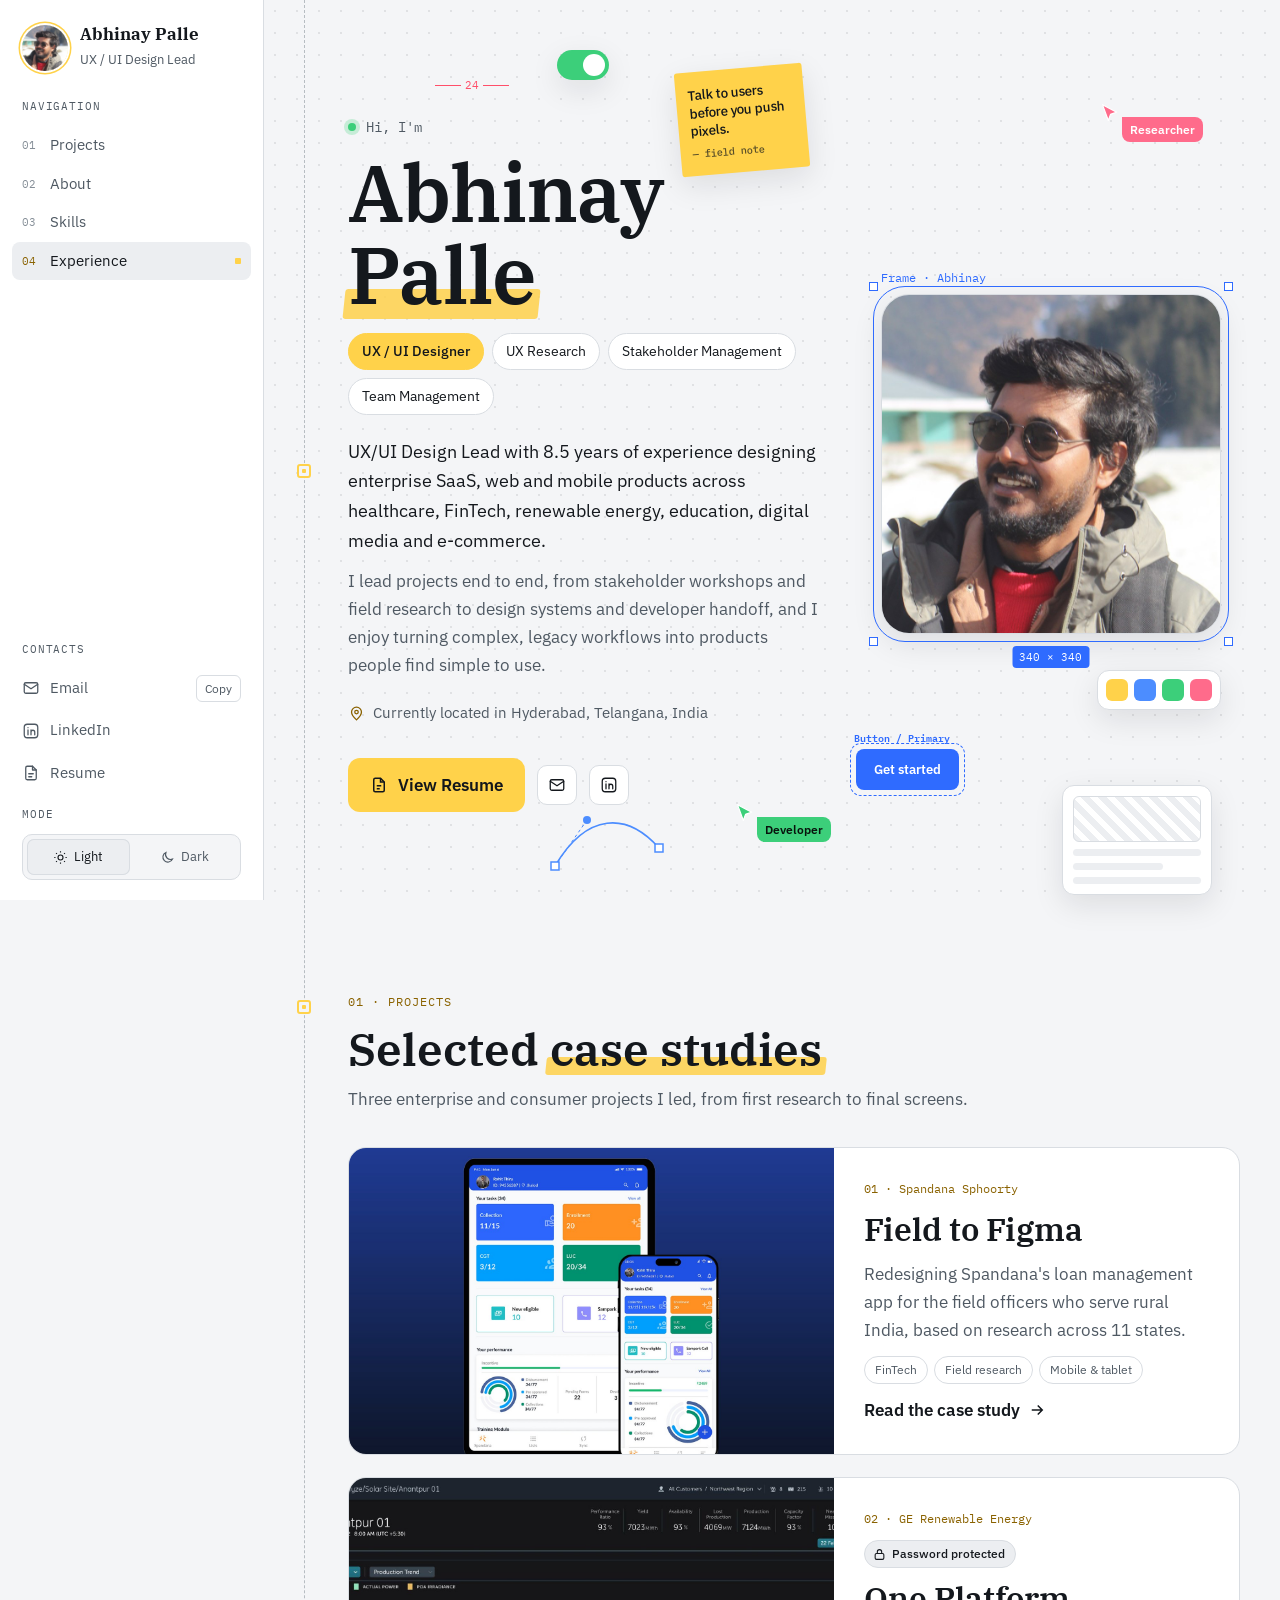
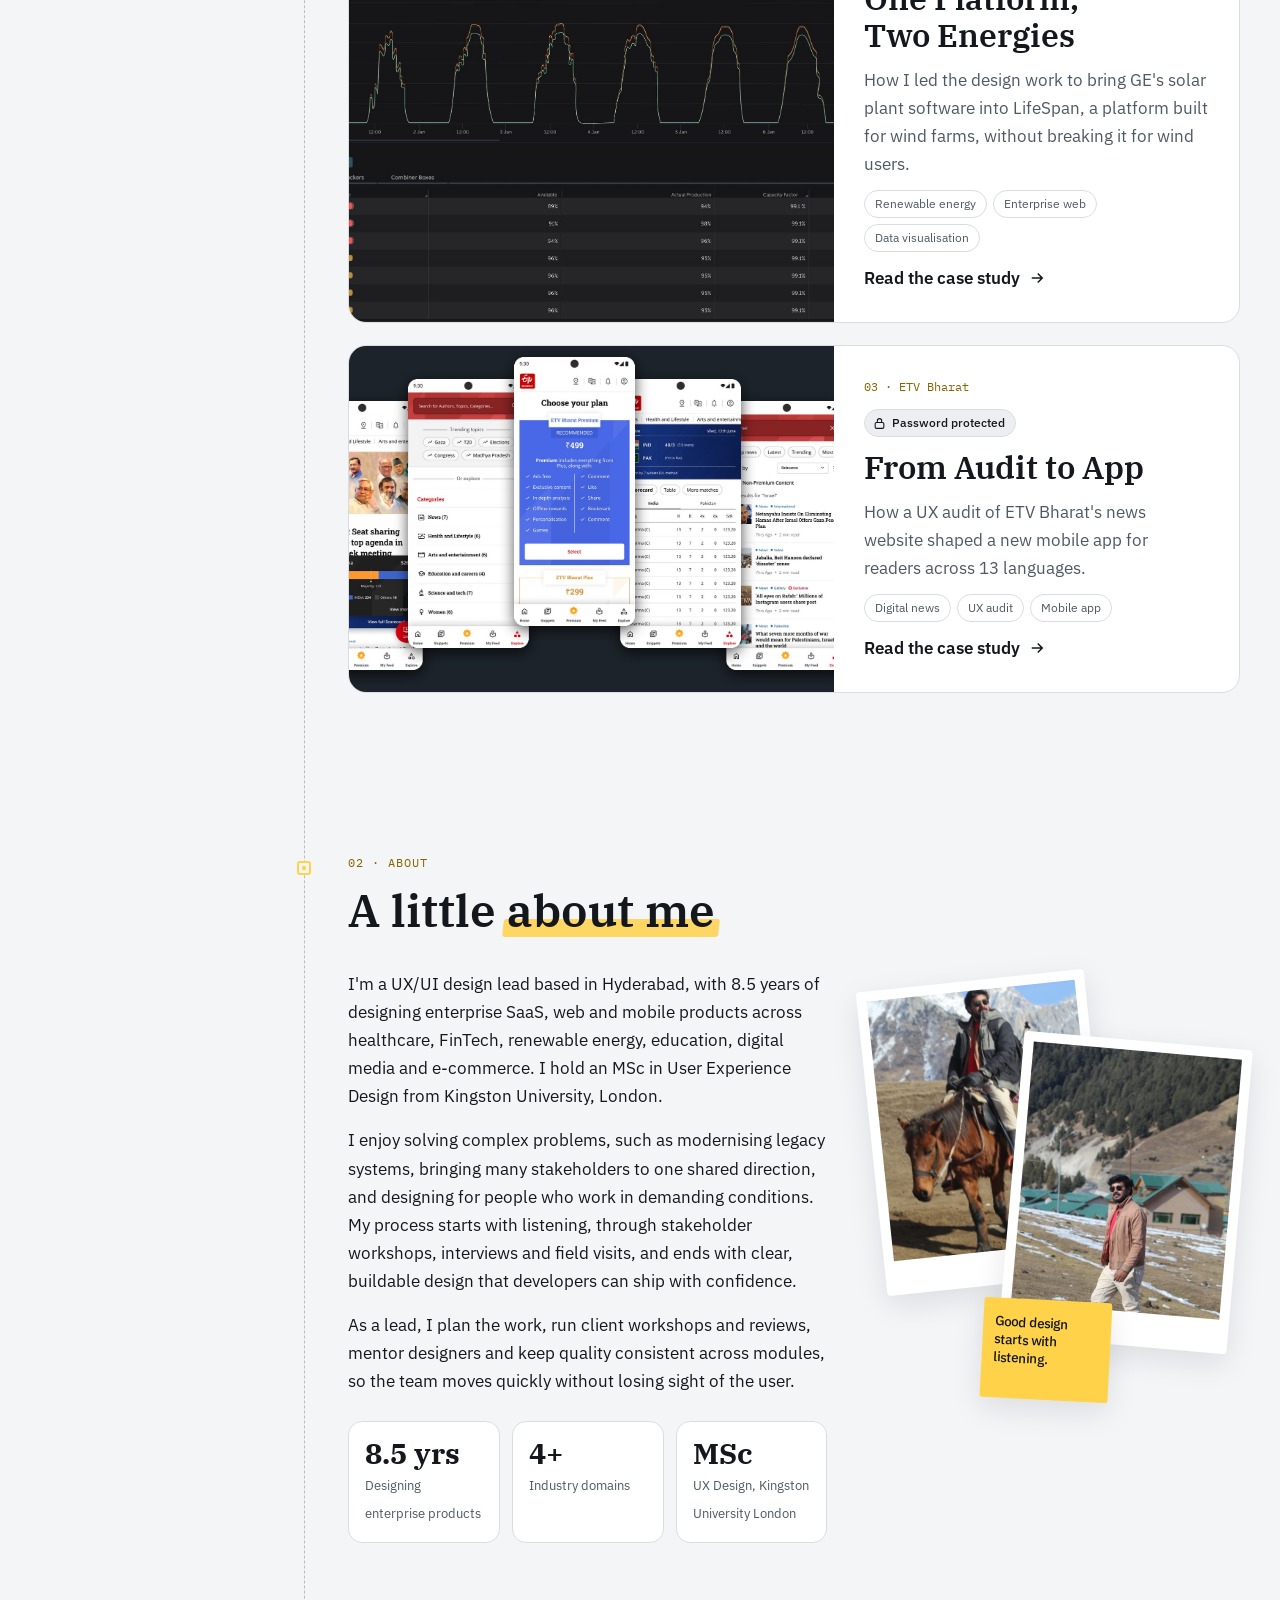
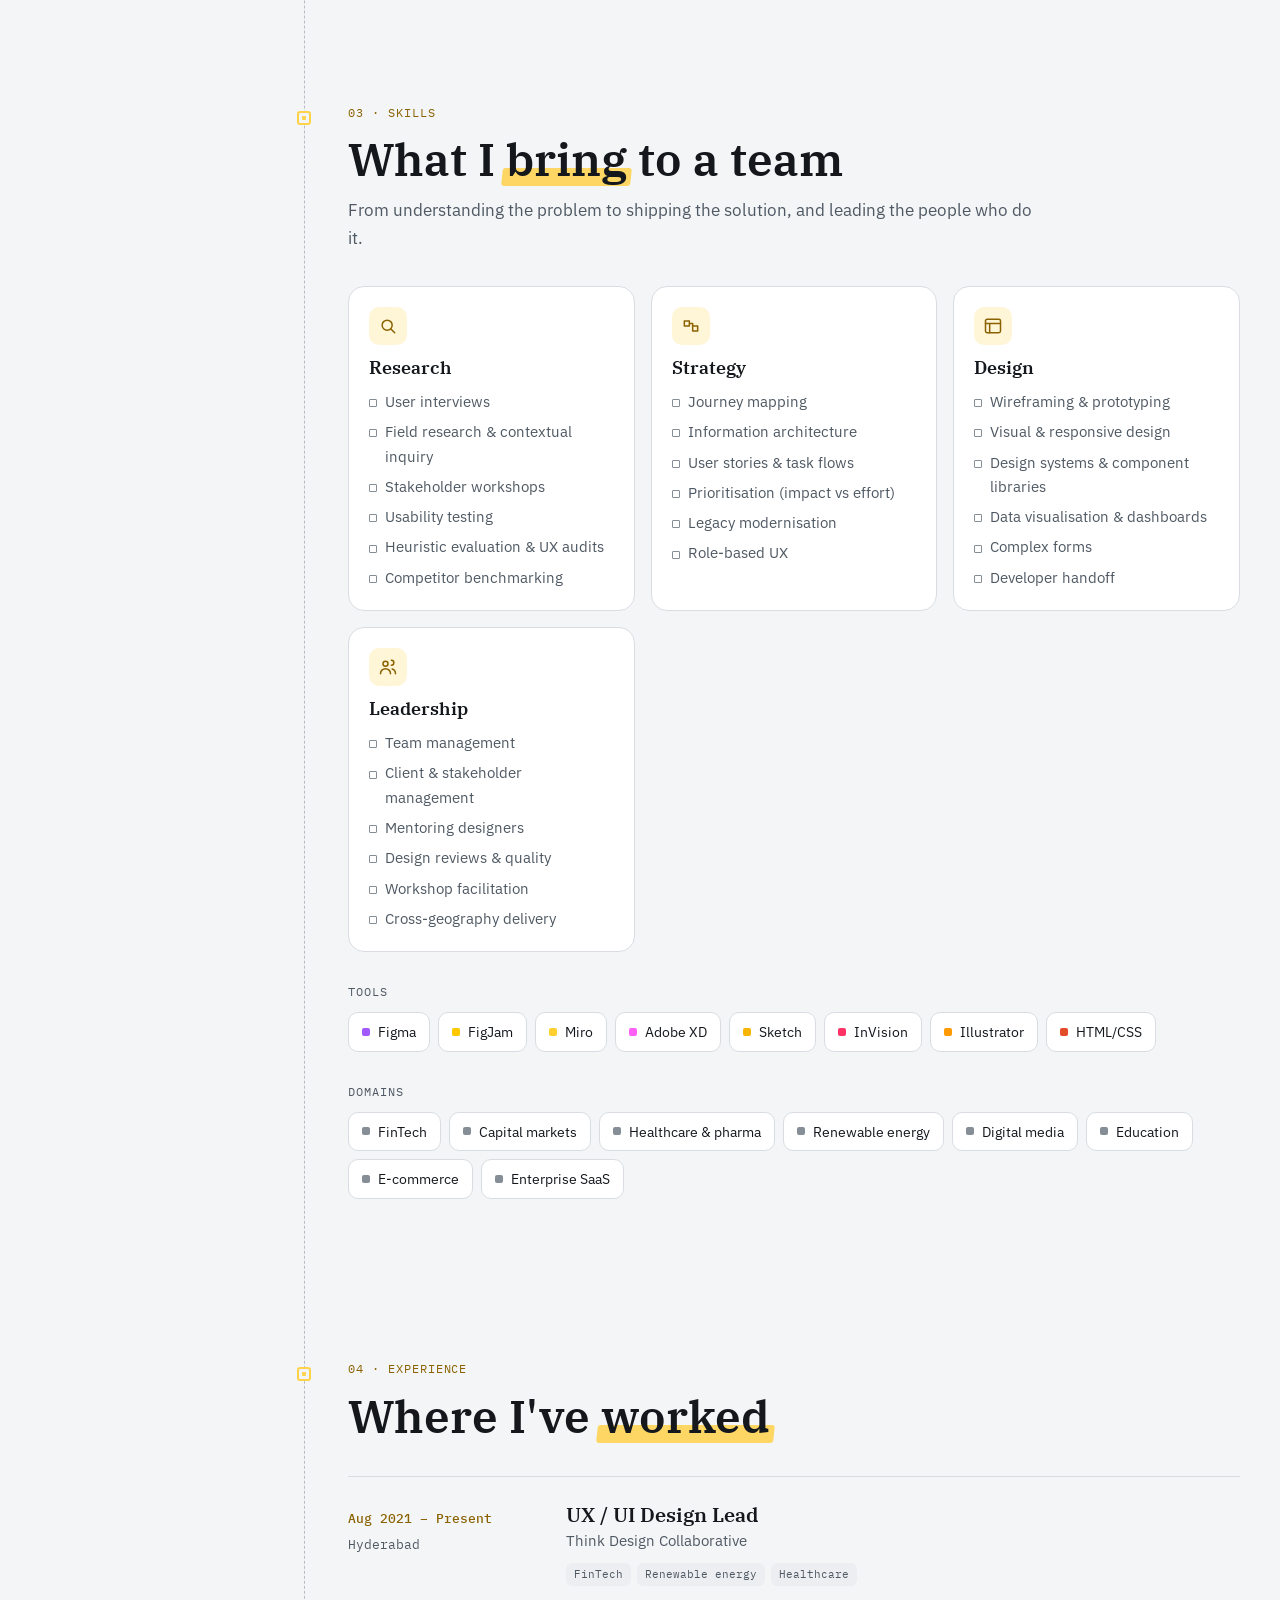
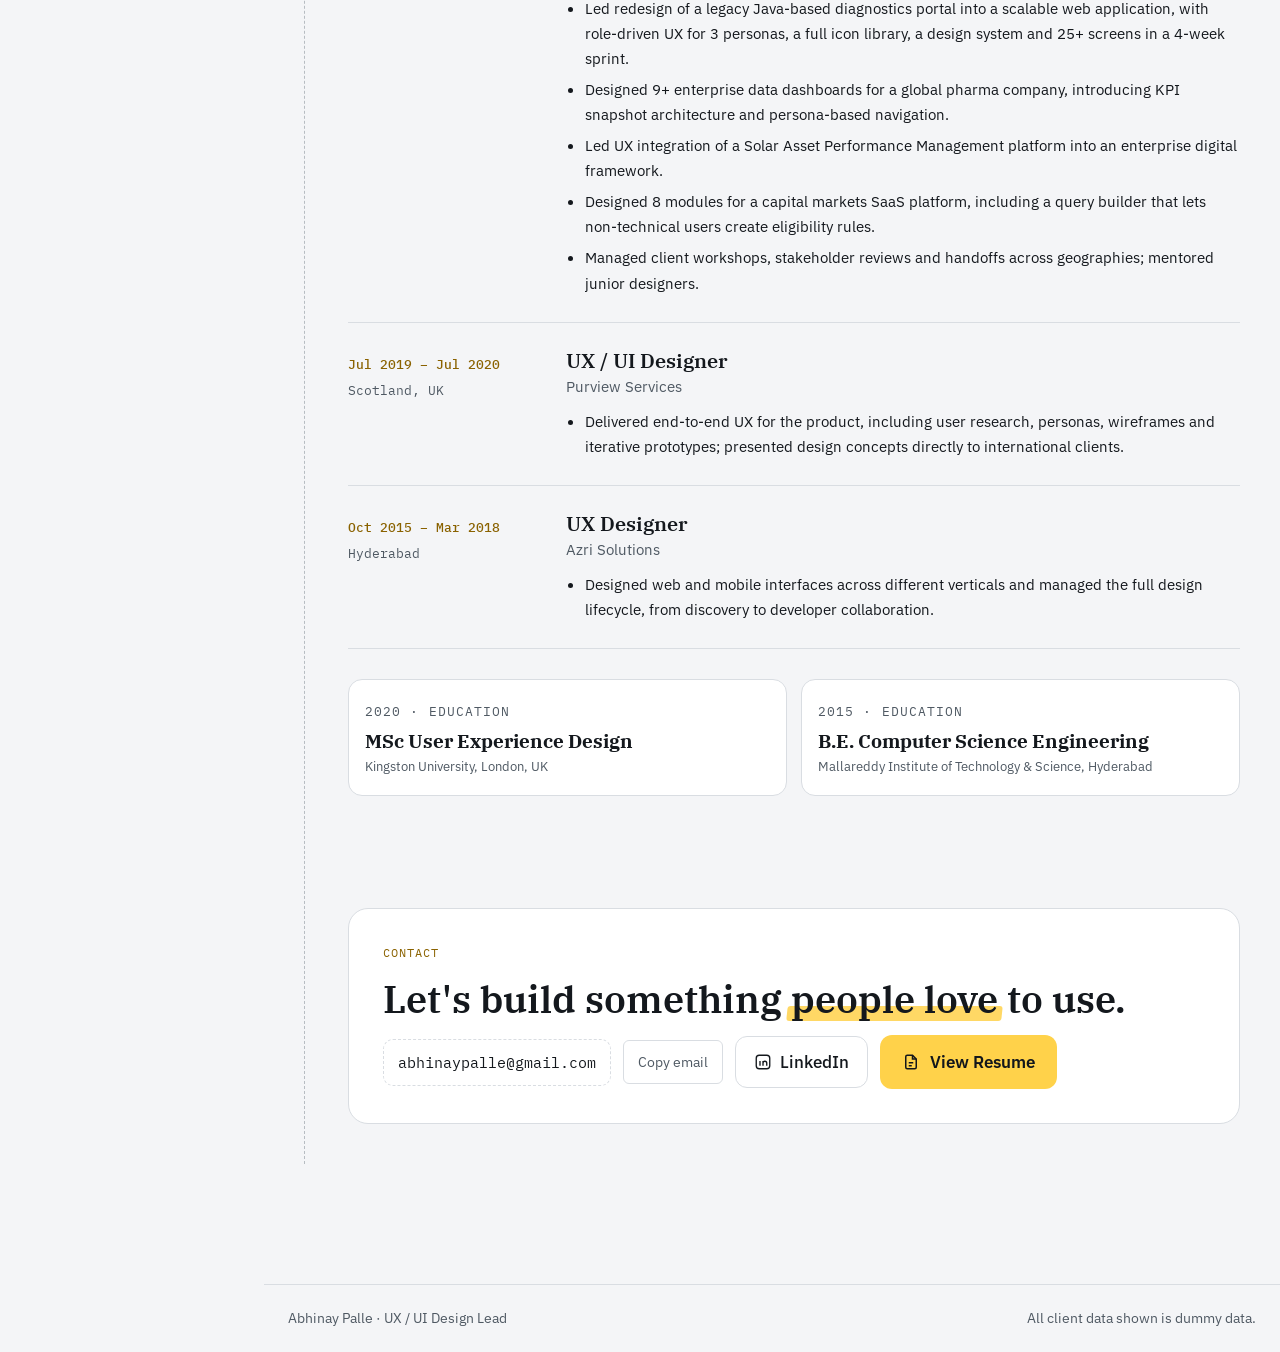
<file: index.html>
<!doctype html>
<html lang="en">
<head>
<meta charset="utf-8">
<meta name="viewport" content="width=device-width, initial-scale=1, viewport-fit=cover">
<meta name="description" content="Abhinay Palle, UX / UI Design Lead with 8.5 years of experience designing enterprise SaaS, web and mobile products.">
<title>Abhinay Palle · UX / UI Design Lead</title>
<script>try{var t=localStorage.getItem('ap-theme');if(t)document.documentElement.setAttribute('data-theme',t)}catch(e){}</script>
<link rel="preconnect" href="https://fonts.googleapis.com">
<link rel="preconnect" href="https://fonts.gstatic.com" crossorigin>
<link rel="stylesheet" href="https://fonts.googleapis.com/css2?family=IBM+Plex+Mono:wght@400;500&family=IBM+Plex+Sans:wght@400;500;600&family=IBM+Plex+Serif:wght@500;600&display=swap">
<link rel="stylesheet" href="style.css">
<script src="site.js"></script>
</head>
<body class="shell">
<div id="top"></div>
<aside class="panel" aria-label="Site">
  <a class="p-id" href="#top"><img src="photo.jpg" alt=""><div><b>Abhinay Palle</b><span>UX / UI Design Lead</span></div></a>
  <div class="p-group"><span class="label">Navigation</span><nav class="p-nav" aria-label="Portfolio"><a href="#projects"><span class="n">01</span>Projects</a><a href="#about"><span class="n">02</span>About</a><a href="#skills"><span class="n">03</span>Skills</a><a href="#experience"><span class="n">04</span>Experience</a></nav></div>
  <div class="p-foot">
    <div class="p-group"><span class="label">Contacts</span>
      <div class="p-mail"><a class="p-link" href="mailto:abhinaypalle@gmail.com"><svg viewBox="0 0 24 24"><rect x="3" y="5" width="18" height="14" rx="2"/><path d="M3 7l9 6 9-6"/></svg><span>abhinaypalle@gmail.com</span></a><button class="copy" type="button" data-copy="abhinaypalle@gmail.com">Copy</button></div>
      <a class="p-link" href="https://www.linkedin.com/in/abhinay-palle-56140580/" target="_blank" rel="noopener"><svg viewBox="0 0 24 24"><rect x="3" y="3" width="18" height="18" rx="4"/><path d="M8 10.5V17M8 7.5v.01M12 17v-3.5a2.5 2.5 0 015 0V17M12 10.5V17"/></svg><span>LinkedIn</span></a>
      <a class="p-link" href="resume.pdf" target="_blank" rel="noopener"><svg viewBox="0 0 24 24"><path d="M14 3H7a2 2 0 00-2 2v14a2 2 0 002 2h10a2 2 0 002-2V8z"/><path d="M14 3v5h5M9 13h6M9 17h4"/></svg><span>Resume</span></a>
    </div>
    <div class="p-group"><span class="label">Mode</span>
      <div class="mode" role="group" aria-label="Colour mode"><button type="button" data-mode="light" aria-pressed="false"><svg viewBox="0 0 24 24"><circle cx="12" cy="12" r="4"/><path d="M12 2v2M12 20v2M4.9 4.9l1.4 1.4M17.7 17.7l1.4 1.4M2 12h2M20 12h2M4.9 19.1l1.4-1.4M17.7 6.3l1.4-1.4"/></svg>Light</button><button type="button" data-mode="dark" aria-pressed="false"><svg viewBox="0 0 24 24"><path d="M20 14.5A8 8 0 019.5 4a8 8 0 1010.5 10.5z"/></svg>Dark</button></div>
    </div>
  </div>
</aside>
<div class="scrim"></div>
<div class="mbar"><a class="p-id" href="#top"><img src="photo.jpg" alt=""><div><b>Abhinay Palle</b><span>UX / UI Design Lead</span></div></a><button class="icon-btn" type="button" data-menu aria-label="Open menu"><svg viewBox="0 0 24 24"><path d="M4 7h16M4 12h16M4 17h10"/></svg></button></div>

<main class="home">

  <!-- Cover -->
  <section class="hsec cover" id="cover" aria-label="Introduction">
    <span class="node" aria-hidden="true"></span>
    <div class="floaters" aria-hidden="true">
      <div class="fl f-cursor" style="right: 4%; top: 9%;"><svg viewBox="0 0 24 24"><path d="M3 2l7 19 2.6-7.4L20 11z" fill="#ff6b8b" stroke="#fff" stroke-width="1.4" stroke-linejoin="round"/></svg><span>Researcher</span></div>
      <div class="fl f-cursor c2 hide-sm" style="left: 46%; bottom: 7%;"><svg viewBox="0 0 24 24"><path d="M3 2l7 19 2.6-7.4L20 11z" fill="#3ccf7a" stroke="#fff" stroke-width="1.4" stroke-linejoin="round"/></svg><span>Developer</span></div>
      <div class="fl f-sticky hide-sm" style="left: 40%; top: 5%;">Talk to users before you push pixels.<small>— field note</small></div>
      <div class="fl f-btn hide-sm" style="right: 30%; bottom: 13%;">Get started</div>
      <div class="fl f-swatch hide-sm" style="right: 2%; bottom: 22%;"><i style="background:#ffd24a"></i><i style="background:#4c8dff"></i><i style="background:#3ccf7a"></i><i style="background:#ff6b8b"></i></div>
      <div class="fl f-toggle hide-sm" style="left: 27%; top: 3%;"></div>
      <div class="fl f-wire hide-sm" style="right: 3%; bottom: 1%;"><i></i><i></i><i></i><i></i></div>
      <svg class="fl f-pen hide-sm" style="left: 26%; bottom: 3%;" viewBox="0 0 120 70"><path d="M8 58 C 40 4, 80 4, 112 40" fill="none" stroke="#4c8dff" stroke-width="1.6"/><line x1="40" y1="12" x2="8" y2="58" stroke="#4c8dff" stroke-width="1" stroke-dasharray="3 3"/><rect x="4" y="54" width="8" height="8" fill="#fff" stroke="#4c8dff" stroke-width="1.5"/><rect x="108" y="36" width="8" height="8" fill="#fff" stroke="#4c8dff" stroke-width="1.5"/><circle cx="40" cy="12" r="4" fill="#4c8dff"/></svg>
      <div class="fl f-red hide-sm" style="left: 14%; top: 6%;">24</div>
    </div>
    <div class="cover-grid">
      <div>
        <span class="hello"><span class="dotlive"></span>Hi, I'm</span>
        <h1>Abhinay <span class="hl">Palle</span></h1>
        <div class="roles"><span>UX / UI Designer</span><span>UX Research</span><span>Stakeholder Management</span><span>Team Management</span></div>
        <p class="lede">UX/UI Design Lead with 8.5 years of experience designing enterprise SaaS, web and mobile products across healthcare, FinTech, renewable energy, education, digital media and e-commerce.</p>
        <p>I lead projects end to end, from stakeholder workshops and field research to design systems and developer handoff, and I enjoy turning complex, legacy workflows into products people find simple to use.</p>
        <span class="loc"><svg viewBox="0 0 24 24"><path d="M12 21s-7-6.2-7-11a7 7 0 0114 0c0 4.8-7 11-7 11z"/><circle cx="12" cy="10" r="2.5"/></svg>Currently located in Hyderabad, Telangana, India</span>
        <div class="ctas">
          <a class="btn" href="resume.pdf" target="_blank" rel="noopener"><svg viewBox="0 0 24 24"><path d="M14 3H7a2 2 0 00-2 2v14a2 2 0 002 2h10a2 2 0 002-2V8z"/><path d="M14 3v5h5M9 13h6M9 17h4"/></svg>View Resume</a>
          <a class="icon-btn" href="mailto:abhinaypalle@gmail.com" aria-label="Email abhinaypalle@gmail.com" title="abhinaypalle@gmail.com"><svg viewBox="0 0 24 24"><rect x="3" y="5" width="18" height="14" rx="2"/><path d="M3 7l9 6 9-6"/></svg></a>
          <a class="icon-btn" href="https://www.linkedin.com/in/abhinay-palle-56140580/" target="_blank" rel="noopener" aria-label="LinkedIn profile" title="LinkedIn"><svg viewBox="0 0 24 24"><rect x="3" y="3" width="18" height="18" rx="4"/><path d="M8 10.5V17M8 7.5v.01M12 17v-3.5a2.5 2.5 0 015 0V17M12 10.5V17"/></svg></a>
        </div>
      </div>
      <div class="portrait">
        <span class="frame-tag">Frame · Abhinay</span>
        <div class="ph"><img src="photo.jpg" alt="Portrait of Abhinay Palle"></div>
        <div class="sel" aria-hidden="true"><i></i><i></i><i></i><i></i></div>
        <span class="size" aria-hidden="true">340 × 340</span>
      </div>
    </div>
  </section>

  <!-- Projects -->
  <section class="hsec" id="projects">
    <span class="node" aria-hidden="true"></span>
    <div class="shead"><span class="label">01 · Projects</span><h2>Selected <span class="hl">case studies</span></h2><p>Three enterprise and consumer projects I led, from first research to final screens.</p></div>
    <div class="cards-v">
      <a class="pcard" href="ssfl.html">
        <div class="pic"><img src="ssfl/card.jpg?v=2" alt="Redesigned SSFL loan app on tablet and phone"></div>
        <div class="txt"><span class="idx">01 · Spandana Sphoorty</span><h3>Field to Figma</h3><p class="muted">Redesigning Spandana's loan management app for the field officers who serve rural India, based on research across 11 states.</p><div class="tags"><span>FinTech</span><span>Field research</span><span>Mobile &amp; tablet</span></div><span class="go">Read the case study <svg width="18" height="18" fill="none" stroke="currentColor" stroke-width="2" viewBox="0 0 24 24"><path d="M5 12h14M13 6l6 6-6 6"/></svg></span></div>
      </a>
      <a class="pcard" href="ge.html">
        <div class="pic"><img src="ge/f-analyze-fleet.jpg" alt="GE LifeSpan Analyze screen showing solar site production"></div>
        <div class="txt"><span class="idx">02 · GE Renewable Energy</span><span class="lock-tag"><svg viewBox="0 0 24 24"><rect x="4" y="10" width="16" height="11" rx="2.5"/><path d="M8 10V7a4 4 0 018 0v3"/></svg>Password protected</span><h3>One Platform, Two Energies</h3><p class="muted">How I led the design work to bring GE's solar plant software into LifeSpan, a platform built for wind farms, without breaking it for wind users.</p><div class="tags"><span>Renewable energy</span><span>Enterprise web</span><span>Data visualisation</span></div><span class="go">Read the case study <svg width="18" height="18" fill="none" stroke="currentColor" stroke-width="2" viewBox="0 0 24 24"><path d="M5 12h14M13 6l6 6-6 6"/></svg></span></div>
      </a>
      <a class="pcard" href="etv.html">
        <div class="pic"><img src="etv/s-hero.jpg" alt="ETV Bharat app screens" style="object-position: 70% center;"></div>
        <div class="txt"><span class="idx">03 · ETV Bharat</span><span class="lock-tag"><svg viewBox="0 0 24 24"><rect x="4" y="10" width="16" height="11" rx="2.5"/><path d="M8 10V7a4 4 0 018 0v3"/></svg>Password protected</span><h3>From Audit to App</h3><p class="muted">How a UX audit of ETV Bharat's news website shaped a new mobile app for readers across 13 languages.</p><div class="tags"><span>Digital news</span><span>UX audit</span><span>Mobile app</span></div><span class="go">Read the case study <svg width="18" height="18" fill="none" stroke="currentColor" stroke-width="2" viewBox="0 0 24 24"><path d="M5 12h14M13 6l6 6-6 6"/></svg></span></div>
      </a>
    </div>
  </section>

  <!-- About -->
  <section class="hsec" id="about">
    <span class="node" aria-hidden="true"></span>
    <div class="shead"><span class="label">02 · About</span><h2>A little <span class="hl">about me</span></h2></div>
    <div class="about-grid">
      <div>
        <div class="prose">
          <p>I'm a UX/UI design lead based in Hyderabad, with 8.5 years of designing enterprise SaaS, web and mobile products across healthcare, FinTech, renewable energy, education, digital media and e-commerce. I hold an MSc in User Experience Design from Kingston University, London.</p>
          <p>I enjoy solving complex problems, such as modernising legacy systems, bringing many stakeholders to one shared direction, and designing for people who work in demanding conditions. My process starts with listening, through stakeholder workshops, interviews and field visits, and ends with clear, buildable design that developers can ship with confidence.</p>
          <p>As a lead, I plan the work, run client workshops and reviews, mentor designers and keep quality consistent across modules, so the team moves quickly without losing sight of the user.</p>
        </div>
        <div class="facts">
          <div class="fact"><b>8.5 yrs</b><span>Designing enterprise products</span></div>
          <div class="fact"><b>4+</b><span>Industry domains</span></div>
          <div class="fact"><b>MSc</b><span>UX Design, Kingston University London</span></div>
        </div>
      </div>
      <div class="polaroids" aria-hidden="true">
        <div class="polaroid"><img src="about-1.jpg" alt=""></div>
        <div class="polaroid"><img src="about-2.jpg" alt=""></div>
        <div class="f-sticky">Good design starts with listening.</div>
      </div>
    </div>
  </section>

  <!-- Skills -->
  <section class="hsec" id="skills">
    <span class="node" aria-hidden="true"></span>
    <div class="shead"><span class="label">03 · Skills</span><h2>What I <span class="hl">bring</span> to a team</h2><p>From understanding the problem to shipping the solution, and leading the people who do it.</p></div>
    <div class="skill-cards">
      <div class="scard"><span class="ic"><svg viewBox="0 0 24 24"><circle cx="11" cy="11" r="6"/><path d="M20 20l-4.5-4.5"/></svg></span><h3>Research</h3><ul><li>User interviews</li><li>Field research &amp; contextual inquiry</li><li>Stakeholder workshops</li><li>Usability testing</li><li>Heuristic evaluation &amp; UX audits</li><li>Competitor benchmarking</li></ul></div>
      <div class="scard"><span class="ic"><svg viewBox="0 0 24 24"><path d="M4 6h6v6H4zM14 12h6v6h-6zM10 9h4v6"/></svg></span><h3>Strategy</h3><ul><li>Journey mapping</li><li>Information architecture</li><li>User stories &amp; task flows</li><li>Prioritisation (impact vs effort)</li><li>Legacy modernisation</li><li>Role-based UX</li></ul></div>
      <div class="scard"><span class="ic"><svg viewBox="0 0 24 24"><rect x="3" y="4" width="18" height="16" rx="2"/><path d="M3 9h18M8 9v11"/></svg></span><h3>Design</h3><ul><li>Wireframing &amp; prototyping</li><li>Visual &amp; responsive design</li><li>Design systems &amp; component libraries</li><li>Data visualisation &amp; dashboards</li><li>Complex forms</li><li>Developer handoff</li></ul></div>
      <div class="scard"><span class="ic"><svg viewBox="0 0 24 24"><circle cx="9" cy="8" r="3"/><path d="M3 20a6 6 0 0112 0M16 4a3 3 0 010 6M21 20a6 6 0 00-4-5.6"/></svg></span><h3>Leadership</h3><ul><li>Team management</li><li>Client &amp; stakeholder management</li><li>Mentoring designers</li><li>Design reviews &amp; quality</li><li>Workshop facilitation</li><li>Cross-geography delivery</li></ul></div>
    </div>
    <div class="strip"><span class="label">Tools</span><div class="chips"><span style="--c:#a259ff">Figma</span><span style="--c:#ffc700">FigJam</span><span style="--c:#ffd02f">Miro</span><span style="--c:#ff61f6">Adobe XD</span><span style="--c:#f7b500">Sketch</span><span style="--c:#ff3366">InVision</span><span style="--c:#ff9a00">Illustrator</span><span style="--c:#e44d26">HTML/CSS</span></div></div>
    <div class="strip"><span class="label">Domains</span><div class="chips"><span>FinTech</span><span>Capital markets</span><span>Healthcare &amp; pharma</span><span>Renewable energy</span><span>Digital media</span><span>Education</span><span>E-commerce</span><span>Enterprise SaaS</span></div></div>
  </section>

  <!-- Experience -->
  <section class="hsec" id="experience">
    <span class="node" aria-hidden="true"></span>
    <div class="shead"><span class="label">04 · Experience</span><h2>Where I've <span class="hl">worked</span></h2></div>
    <div class="xp">
      <div class="xrow"><time><b>Aug 2021 – Present</b>Hyderabad</time><div><h3>UX / UI Design Lead</h3><div class="org">Think Design Collaborative</div><div class="tags"><span>FinTech</span><span>Renewable energy</span><span>Healthcare</span></div><ul>
        <li>Led redesign of a legacy Java-based diagnostics portal into a scalable web application, with role-driven UX for 3 personas, a full icon library, a design system and 25+ screens in a 4-week sprint.</li>
        <li>Designed 9+ enterprise data dashboards for a global pharma company, introducing KPI snapshot architecture and persona-based navigation.</li>
        <li>Led UX integration of a Solar Asset Performance Management platform into an enterprise digital framework.</li>
        <li>Designed 8 modules for a capital markets SaaS platform, including a query builder that lets non-technical users create eligibility rules.</li>
        <li>Managed client workshops, stakeholder reviews and handoffs across geographies; mentored junior designers.</li></ul></div></div>
      <div class="xrow"><time><b>Jul 2019 – Jul 2020</b>Scotland, UK</time><div><h3>UX / UI Designer</h3><div class="org">Purview Services</div><ul><li>Delivered end-to-end UX for the product, including user research, personas, wireframes and iterative prototypes; presented design concepts directly to international clients.</li></ul></div></div>
      <div class="xrow"><time><b>Oct 2015 – Mar 2018</b>Hyderabad</time><div><h3>UX Designer</h3><div class="org">Azri Solutions</div><ul><li>Designed web and mobile interfaces across different verticals and managed the full design lifecycle, from discovery to developer collaboration.</li></ul></div></div>
    </div>
    <div class="edu-row">
      <div class="fact"><span class="label">2020 · Education</span><b style="font-size:1.2rem;margin-top:6px">MSc User Experience Design</b><span>Kingston University, London, UK</span></div>
      <div class="fact"><span class="label">2015 · Education</span><b style="font-size:1.2rem;margin-top:6px">B.E. Computer Science Engineering</b><span>Mallareddy Institute of Technology &amp; Science, Hyderabad</span></div>
    </div>
  </section>

  <div class="contact-end">
    <span class="label" style="color:var(--accent-ink)">Contact</span>
    <h2>Let's build something <span class="hl">people love</span> to use.</h2>
    <div class="row"><span class="mail">abhinaypalle@gmail.com</span><button class="copy" type="button" data-copy="abhinaypalle@gmail.com" style="padding:10px 14px;font-size:.85rem">Copy email</button><a class="btn-ghost" href="https://www.linkedin.com/in/abhinay-palle-56140580/" target="_blank" rel="noopener"><svg viewBox="0 0 24 24"><rect x="3" y="3" width="18" height="18" rx="4"/><path d="M8 10.5V17M8 7.5v.01M12 17v-3.5a2.5 2.5 0 015 0V17M12 10.5V17"/></svg>LinkedIn</a><a class="btn" href="resume.pdf" target="_blank" rel="noopener"><svg viewBox="0 0 24 24"><path d="M14 3H7a2 2 0 00-2 2v14a2 2 0 002 2h10a2 2 0 002-2V8z"/><path d="M14 3v5h5M9 13h6M9 17h4"/></svg>View Resume</a></div>
  </div>
</main>
<footer class="foot" style="padding-left:0"><div class="in"><span>Abhinay Palle · UX / UI Design Lead</span><span>All client data shown is dummy data.</span></div></footer>
</body>

</html>
</file>
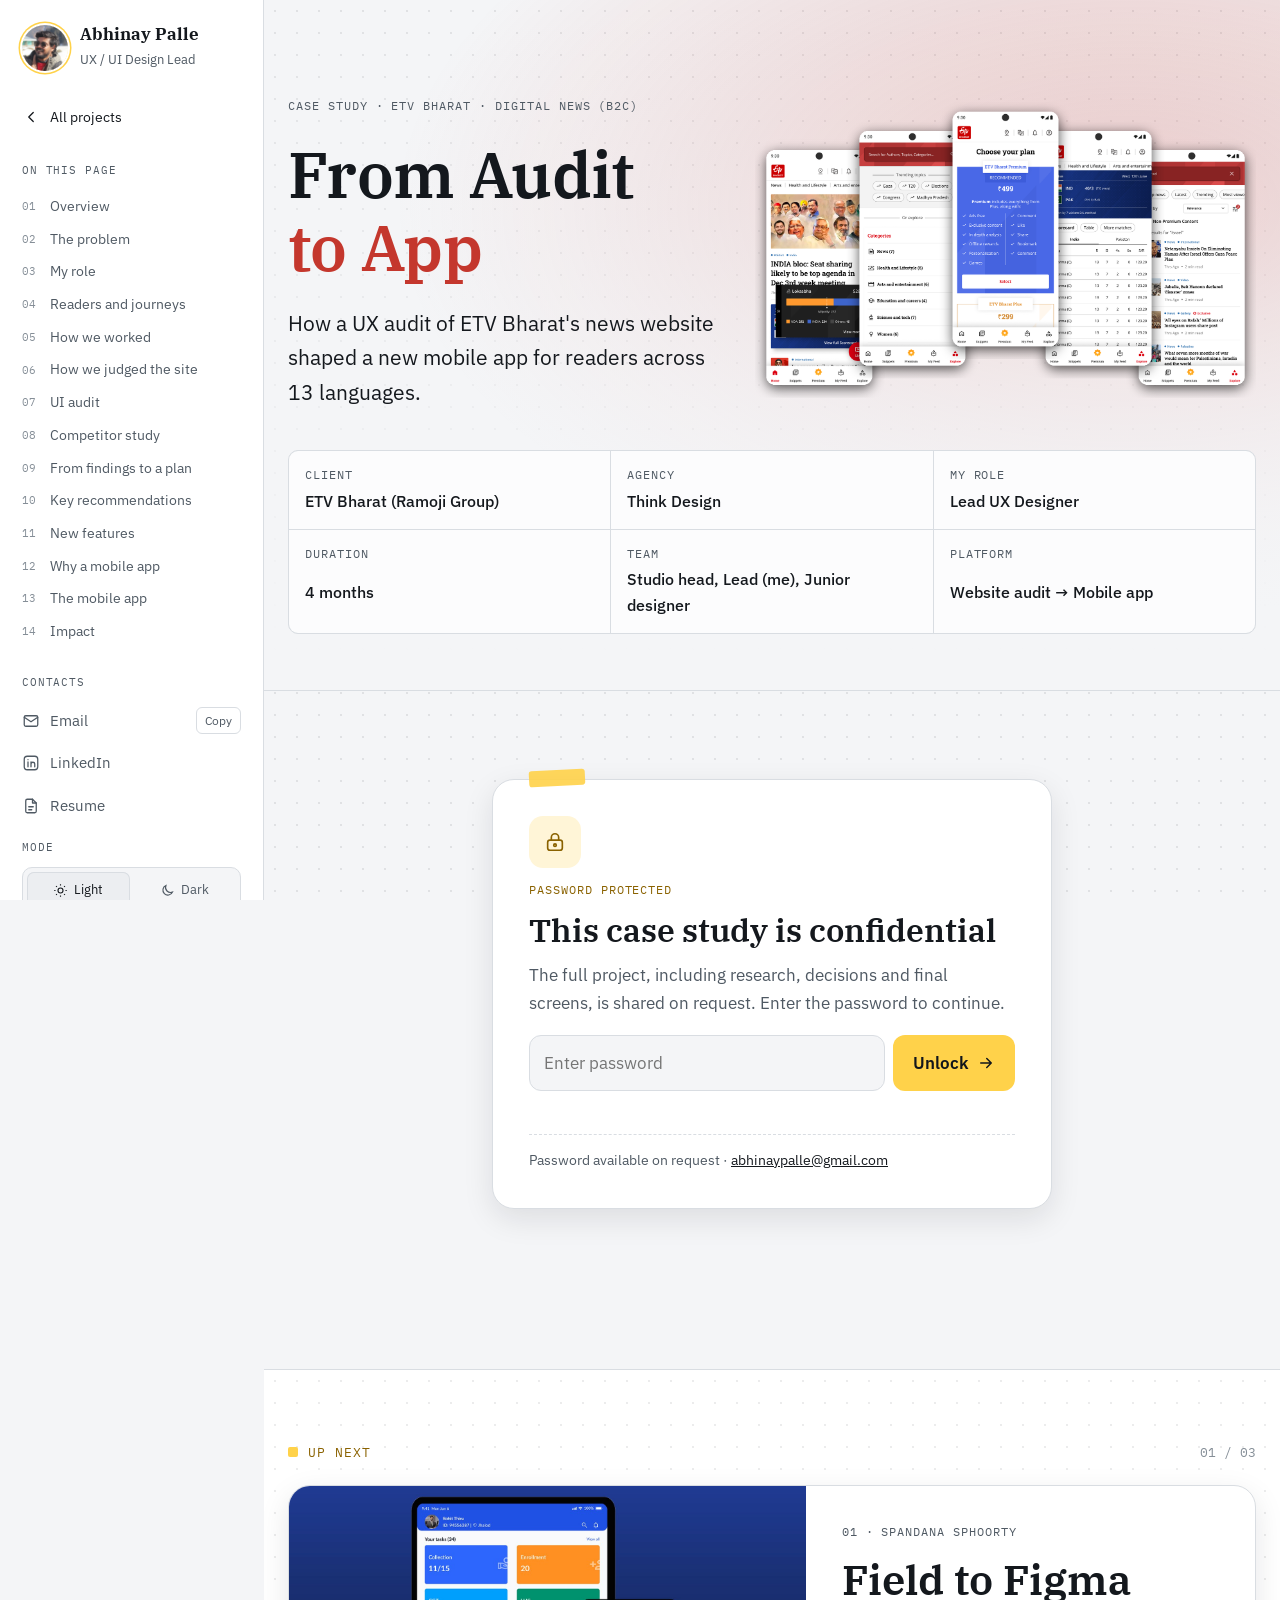
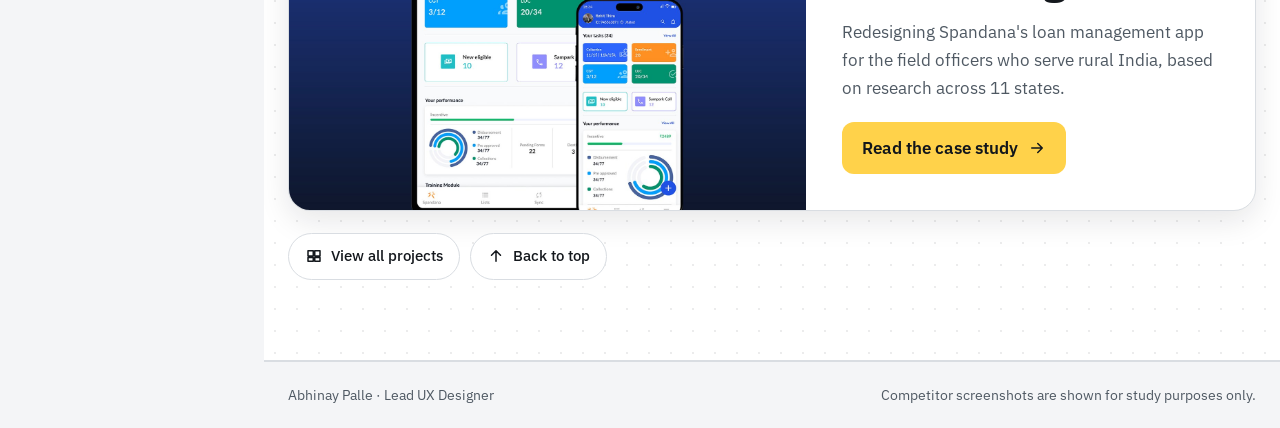
<file: etv.html>
<!doctype html>
<html lang="en">
<head>
<meta charset="utf-8">
<meta name="viewport" content="width=device-width, initial-scale=1, viewport-fit=cover">
<title>From Audit to App · ETV Bharat Case Study</title>
<link rel="preconnect" href="https://fonts.googleapis.com">
<link rel="preconnect" href="https://fonts.gstatic.com" crossorigin>
<link rel="stylesheet" href="https://fonts.googleapis.com/css2?family=IBM+Plex+Mono:wght@400;500&family=IBM+Plex+Sans:wght@400;500;600&family=IBM+Plex+Serif:wght@500;600&display=swap">
<link rel="stylesheet" href="style.css">
<script>try{var t=localStorage.getItem('ap-theme');if(t)document.documentElement.setAttribute('data-theme',t)}catch(e){}</script>
<script src="site.js"></script>
</head>
<body class="shell etv">
<div id="top"></div>

<aside class="panel" aria-label="Site">
  <a class="p-id" href="index.html"><img src="photo.jpg" alt=""><div><b>Abhinay Palle</b><span>UX / UI Design Lead</span></div></a>
  <div class="p-group"><a class="p-link p-back" href="index.html#projects"><svg viewBox="0 0 24 24"><path d="M15 6l-6 6 6 6"/></svg>All projects</a></div><div class="p-group"><span class="label">On this page</span><nav class="p-nav toc-list" aria-label="Sections"><a href="#overview"><span class="n">01</span>Overview</a><a href="#problem"><span class="n">02</span>The problem</a><a href="#role"><span class="n">03</span>My role</a><a href="#readers"><span class="n">04</span>Readers and journeys</a><a href="#process"><span class="n">05</span>How we worked</a><a href="#parameters"><span class="n">06</span>How we judged the site</a><a href="#audit"><span class="n">07</span>UI audit</a><a href="#competitors"><span class="n">08</span>Competitor study</a><a href="#plan"><span class="n">09</span>From findings to a plan</a><a href="#recommendations"><span class="n">10</span>Key recommendations</a><a href="#features"><span class="n">11</span>New features</a><a href="#app"><span class="n">12</span>Why a mobile app</a><a href="#final"><span class="n">13</span>The mobile app</a><a href="#impact"><span class="n">14</span>Impact</a></nav></div>
  <div class="p-foot">
    <div class="p-group"><span class="label">Contacts</span>
      <div class="p-mail"><a class="p-link" href="mailto:abhinaypalle@gmail.com"><svg viewBox="0 0 24 24"><rect x="3" y="5" width="18" height="14" rx="2"/><path d="M3 7l9 6 9-6"/></svg><span>abhinaypalle@gmail.com</span></a><button class="copy" type="button" data-copy="abhinaypalle@gmail.com">Copy</button></div>
      <a class="p-link" href="https://www.linkedin.com/in/abhinay-palle-56140580/" target="_blank" rel="noopener"><svg viewBox="0 0 24 24"><rect x="3" y="3" width="18" height="18" rx="4"/><path d="M8 10.5V17M8 7.5v.01M12 17v-3.5a2.5 2.5 0 015 0V17M12 10.5V17"/></svg><span>LinkedIn</span></a>
      <a class="p-link" href="resume.pdf" target="_blank" rel="noopener"><svg viewBox="0 0 24 24"><path d="M14 3H7a2 2 0 00-2 2v14a2 2 0 002 2h10a2 2 0 002-2V8z"/><path d="M14 3v5h5M9 13h6M9 17h4"/></svg><span>Resume</span></a>
    </div>
    <div class="p-group"><span class="label">Mode</span>
      <div class="mode" role="group" aria-label="Colour mode"><button type="button" data-mode="light" aria-pressed="false"><svg viewBox="0 0 24 24"><circle cx="12" cy="12" r="4"/><path d="M12 2v2M12 20v2M4.9 4.9l1.4 1.4M17.7 17.7l1.4 1.4M2 12h2M20 12h2M4.9 19.1l1.4-1.4M17.7 6.3l1.4-1.4"/></svg>Light</button><button type="button" data-mode="dark" aria-pressed="false"><svg viewBox="0 0 24 24"><path d="M20 14.5A8 8 0 019.5 4a8 8 0 1010.5 10.5z"/></svg>Dark</button></div>
    </div>
  </div>
</aside>
<div class="scrim"></div>
<div class="mbar"><a class="p-id" href="index.html"><img src="photo.jpg" alt=""><div><b>Abhinay Palle</b><span>UX / UI Design Lead</span></div></a><button class="icon-btn" type="button" data-menu aria-label="Open menu"><svg viewBox="0 0 24 24"><path d="M4 7h16M4 12h16M4 17h10"/></svg></button></div>

<section class="hero etv-hero">
  
  <div class="in">
    <span class="label">Case study · ETV Bharat · Digital news (B2C)</span>
    <h1>From Audit <span class="solar">to App</span></h1>
    <p class="sub">How a UX audit of ETV Bharat's news website shaped a new mobile app for readers across 13 languages.</p>
    <img class="hero-phones" src="etv/s-phones.png" alt="ETV Bharat app screens: election widget, explore, plans, live score and search">
    <div class="meta">
      <div><span class="label">Client</span><b>ETV Bharat (Ramoji Group)</b></div>
      <div><span class="label">Agency</span><b>Think Design</b></div>
      <div><span class="label">My role</span><b>Lead UX Designer</b></div>
      <div><span class="label">Duration</span><b>4 months</b></div>
      <div><span class="label">Team</span><b>Studio head, Lead (me), Junior designer</b></div>
      <div><span class="label">Platform</span><b>Website audit → Mobile app</b></div>
    </div>
  </div>
</section>

<div class="page">
  <nav class="toc" aria-label="Sections">
    <span class="label">On this page</span>
    <ol>
      <li><a href="#overview">Overview</a></li>
      <li><a href="#problem">The problem</a></li>
      <li><a href="#role">My role</a></li>
      <li><a href="#readers">Readers and journeys</a></li>
      <li><a href="#process">How we worked</a></li>
      <li><a href="#parameters">How we judged the site</a></li>
      <li><a href="#audit">UI audit</a></li>
      <li><a href="#competitors">Competitor study</a></li>
      <li><a href="#plan">From findings to a plan</a></li>
      <li><a href="#recommendations">Key recommendations</a></li>
      <li><a href="#features">New features</a></li>
      <li><a href="#app">Why a mobile app</a></li>
      <li><a href="#final">The mobile app</a></li>
      <li><a href="#impact">Impact</a></li>
    </ol>
  </nav>

<main id="locked-main">
  <section class="gate" aria-labelledby="gate-t">
    <div class="gate-card">
      <span class="gate-ic"><svg viewBox="0 0 24 24"><rect x="4" y="10" width="16" height="11" rx="2.5"/><path d="M8 10V7a4 4 0 018 0v3"/><circle cx="12" cy="15.5" r="1.4"/></svg></span>
      <span class="label">Password protected</span>
      <h2 id="gate-t">This case study is confidential</h2>
      <p>The full project, including research, decisions and final screens, is shared on request. Enter the password to continue.</p>
      <form class="gate-form" id="gate-form" autocomplete="off">
        <label class="sr" for="gate-pw">Password</label>
        <input id="gate-pw" type="password" placeholder="Enter password" required>
        <button type="submit">Unlock<svg viewBox="0 0 24 24"><path d="M5 12h14M13 6l6 6-6 6"/></svg></button>
      </form>
      <p class="gate-err" id="gate-err" aria-live="polite"></p>
      <p class="gate-hint">Password available on request · <a href="mailto:abhinaypalle@gmail.com">abhinaypalle@gmail.com</a></p>
    </div>
  </section>
</main>
<script>
(function () {
  var D = {"s": "u8BM4KsOizpm4vmltJcoRg==", "v": "KBXtnZR6cejBJv/L", "c": "5/VzF9daoMip7mntez5AUMCMhFR9pxBXVS5tiSW2gYOoGBSibCjUx1TSz2QfuAzBU9FlTbHfQmcvn6WRsPMTKJhvk+lAbznBGWl1MyNVIeJY+wwgmuklOuYT0+67kO8egRg6iGtaYs6Cj46ttg+V99Dq2ExbIl91K7/BoDS2FhIc7CTaEu636DBVc9ruteWZYlS+qj0yf6D2UHMxtvPLunxQzsrSi4ae1LnwDWkwqmLkCvS0z1DUKdpSAU4pDiCUBRF/XQ+lglJ5qQTRkLQQAm5X/wVEikJ2b6y+bHRHiCGUnRCrfdOE+toQAIfq6Vw3hj2wjZLp/Jd59i6m5cjfcTw9Tssx3sSN4hYYsCSGf9ewEuGTTF5YGJHmh3dQ93azIgfES3a6X7pMGM96n/vDeRVtMMGoIvRvipSKyRLtdeoSJPv0bDlzqivhsCBIqNpWmDraTzXzZnk7VjiFPvss9Q5p5RDMDzzLOOmaJpYQtjavpNviY+SR9Q9dtI86hgzPhqZ+K3h+lRQcJTs3IBLwNnsx2ipqrVzMkPYqJ9pyr2mmAqVyhRIz8wymsdN/n9NYuoe9dYsxBsr7LfMaEkzHt++ZCUnwWvsHApBbkHOvZlpdCz6XMwqvsvFZEdZWAp0y9QEtSD1yBP9rhQubjZJGIsYlPenrisTcJp7Hw4oYLiv3mLpVKImruAWRL/uOR+hT8RkAk+Elpay8xfPdbmXYqOM/bXs2Di40hIU1ntR0AyumbCbF2nmYDL+mAbzHtBVs474TBFLkhCOtmFVDeryQrVFZO2uaS99DbidZ2MMcWR81KTm/ZqqdazwQbdt4vwDHskG8DisNhaoYELd3MV4G2cW2bWrBLACZP42s9Dmm9vG7CdMEmrRoJDOYh2YCze4LHG/i9GiHkUg+V3Q+Z5PS6l8PYi5zgMk12PkByxbplcwrL6q/KLjdzaSSzOS8gSiwmJzBy8GM4rfr6OZTAbR655ZMY57P+g4diqEuZtGpAxBdufaL5tL7ufvEn4vWWl+HLv/l9OUv7fYo34IgWKq/nyAZUMTnxrzEzJcgXkFT005SOGBq2GdNKRfjP20SIEY+sR8UXuHD9tAUU89+Sxt073iRxmCJhhn8EllkO19l/uVhb/E+3uWiNGWiUA6rIRdV/[base64]/1q6poGHG/[base64]/3m6OkdVqzNLFPzGyq27O/[base64]/6mhB6PKLOVeU7l5y5jg0YZeub2OX0figMFkZGoM05aYLuDyli3N/H6qMxO6USvOHhfn3ZPhfagyIVdNaPb3rTFhhdjFChNmNJRcdCieEXmdfH/DEhyS5faSsvkqh+xPHaE/ZnNtTICNH4wPoxigjNZ07F309ucj+6qLlbzPL4XSq/GOfHabVjGsyGxqCJkLPgy1HzdqxB9u4FTMx2a9zPMk+nx46UJeohRZ6jCDYHtzQw8h1pH1K4sHG9CDwe4gsB+W693NFMKNq1fdcpR0nsSl1aubn+oa6DWGUBTC7uUQxCc8jxCRuBN8W9efr1ii/r5UuLKjtoHM6ASZtc6jiiWofjkvnrR1xmdBdAplmbG8iJxF5hM2sq8w2qNi6Ti/WoszjFzWkd97knYwQ/XsFIFoytI4EA7c2zDdxkmNJh1kZ8YQahsts06C/yZrIKeUOj/AkEW2WbKYTYDFbb+j88wUEJyqADWv+4Hi6OM//4oz5WIR72lVfU5r4dXYBNlJ3J+aOl5lrLGxvxJysdJEc8KFjrspcvhJHgEVwQUDebMhVuJieVkC0XZC7saLVHforRxbJLucQ+tVSa0KXAInIO8drEJBH2B5Ac7Qn9e9fFvARlkNwESZKG4g1WrdJz0ZLkXEqePkV1xc/GMacrSubiwnVej4NBa1EguTG6LO9z9dpLucXePck+Rry7/53/9sdF70LnRJvmZ4o4nK+4n8IWulsfRnsspT57IDWBtXrUvPvNaKxLIM5JR10iJ2ZlM4EmrBahV8ztSy2fCWU+gHwOeMpBQz3+MXIArAktqWlL6xEOWJ3O/9IzR3iG6EvIwsHf/xpiX5Sfncwryr2gSmDff1H0neN1QXBkyvxoKkFuCu3OIQikVX/1WehDSqkxT/5v6F9QF7Gjz0+9pWdMiqaQ5UsqGKvbNlCPtx4i+SShXVqayzMFiz+BKQwYIwlnwgGwLHS+T/RY0mnMBrcvoOkH2uMS0PPlDj76DK+hjflR5lOXa7hofHqdJGxYbr+PrRtjX2eNpGkWadqH8cumYMcIQvINryqo1+gUnem/W83A2pnYJFd6+Crz+woKBDNKDGKrJWEG+nhQSbmSY3H0E95uPrkMG4KTKCYpSHDVRRb+bBeicQLRQPUbBY/F9kk64yBqFjc05Litte60h8UIXnmuesZZdkmbtybm5lc8ebuCJQouXH60BLJTuq5812ioh0Wbm/00bNq6SVHxhaD5fmoU3jvdYgT7dz97vSpkQlZIfanYaArls2zXnIu2u/+Oa8GAQQ8tmaFIKG5RkVGY6TAY5dyY4q1rhl6v2YGzhFUYCe8mf79EXl2x1tcwUZdgiJJBfMfTnGeke1PCxOL57rfL56batue/p1W+Pky0qVEqVH2d5mtRZ3YJRmVvi3nAmLRSKiqhFpXZtz+/WhrSqaQaJ5UCBpSlA1+vznkfq6kdmdAVYCMRlfNygV7FxJ7r+EaP3bR4KRxrgkI73YWz+2AcSjjU/cb/Jf7UbMclIjv2uc4HScISCWFqRK5LYqRknBfZHyp28hA/xNzJTtxt6cJpPCoa3M8zL2H2SXCY8AiHxaqdYncwDFCXTt/hG06OmA5sArHkhJLSMO4uZ/xmI0lZGPskWgh0ns+hlq3poL/[base64]/roiAfR5ZmAkugQpmN1uBwT9jvO4zphn8bZoZaWd6wBILyNATv7ykd93yKKYFWZxljdicAeBrCnoe8bm4LHGaYlUAwFg41DS64lebwWdgm3PZfPW2iY1aSI4/21gdrreRBIQVUCmX1sb8uRmtV8Xovc9/8mBLI6DkXcod1e1HheonPWRrSSVV5XtTKOeqM5mTU+QaHvHdQejJ2HBI5bcyOss9X5s3Ig6Uu2YbgOTp9rLlrXFHyyWIULNaR0ansx/zytojA+NsqoXZKEA41huywmkB8LR2bi3iA5X9yalVP41O78OmJtiOdJosRvonU+PFACm+gQTgBCQqYEIlL7GeEXEuLO4kmJd2aoQfuqUhCPkdqrQQe+5BqBIv6+NC6inp9LqFWW65SzHDsCqDqDOYp8gQq91NovkLITvkdNKfo+KYKn38zFwS35hvdip/15Iel7wa6iyoXw1yb/i12EwLg6E6ZKnCURlEUWI+o2cZGePlsoTrZPdQ2OeF9/pq9rN9qjsNbAeFy00ccrdD0Ke5kiRJ8ZfPS+F187qwmZ1/HbqO00VmPcvGNsi5h4hqKXonmDcJqb/sdI5EC6wMWaFVQQC4frHFyCiTjFNZKWGC1XiAazPei2rl3H4sTs5eOKONccFkP6nK+uZnzE9sAwi/8JFduJMH2YUXWsLHo3uhmPWE0FUHY83BYCCq6cDERDWauIuPrnAQhXVVqOjy9D9AnCrg7KhU4tcw7gSrXZGwoBqS+8GvuyQxL36uSgnFDOSWlyZHZiAIvdT9tzYCu1OLKD0kMRe700Cmp1ppaDa0qWyJ9VgFeuvIZgtScPxpFL9eGlUAUQpbrepflgUbkRWD2DfJZRM/FmgI+gAixKWK1Wpx2leXAv66GS3QvZq3bn4e9UpZBQg9RHqIDHwvokupBNj7t+MJvSdD6yZ0y7hq+a3ECBUq7plHd/MtyYV0fB/Zl38WDV4MfT/qQxbXfzJ50idfXj7Ok/PzNZ/mcLZugbHdaEO9Fhk0Sxp3TMhZPK8RND2oJNSm2kbkhXCO96JOFjD7pqV7BSXNbeE72PFHLnLyRGtYSNBIiYbKy/pD7kPGLqsz8Aav9BCjjnRFyEB7pkbkJk/gAglTPwPbzaz2z7PHC00ycs8GBlLtHr/[base64]/b2u2r9o2KxUvbwMku8znt9PB1Fe2pdtYArQItuicbwcKpKPzbRevkk+Vgj7RCYxyc3piZMkPrkGbPJy7ZFSG4Z/ZKKTrC2y7Iy8KWH/JP0/AZ2Rvq5pnmtSqvuBAAfObX801cwTFxtV1SMMu4AtJoiM0kMersvNkZovBGqyWdN9El0q2JfjArxHNmOgh2KgJYNzpUcrwwL5u2+R5sC+RgpSFjFcIQHIt/QYqNO20dk41E6I+u3mrvGnPUObOjlh+VvczrWUcJrIaoCsA0RtUGV2Di7k/3PqWQgRC5EfkVQn7eRn6hAl/9BtugrqqtHx0hAsuEKxgQ+F/IbYAdD8CgNSIYqlDX8Xjh+4+7aYE/HPD5krqHQbGmpO6pv3roGCGX/gfhd3KVHiPeoIX95/dPBV1cU/[base64]/Xq/FsBzYkf/dp4k/RzyVNHZ1mVmYxR1+xSLEEqKg9CdKWoQHV6zXVT3xYm8CP6aqPaqozPLLpI7z8cj0/b4R3z5qaBr9URnn8yQEcVjWyaUydOf0qRqiV8jxggeT92pOVmaNfySLY8CJlvwRhV9erA35iID3WgfNi9REBSpfVheTAA17DF6mX9O28PsCtZe3wSkvXE4dNBRCuwZJTtGAgX8ebP5DNE1k5EXqRx0d3d+dj098OxZseME/Htd+lRErpK1Ta5arW3n7M7bFmUhn3YSLkcl7wQ27EwgHuh33JtT+7S5aOX1LhaC2nNRA9GNMm+J5wBfO0PvDkjiXM/8gog0n8FuP0BWadO4Z5P+JRICqL5Jn7Qtd9fJ1inN42UQid3eYbCJcZB/7lpwi8AJ/ur4pVck+GTMjS0LUqd1OX68MpEcsMcNSsFK4HmLOzuXwrQbcl5cEyc45QWVEvfbwN//n8z09arhV1lCTAL0BIkuLl+WQ0RY4+cnkGpPyBo2cAXteXGCG/MUjx+ieQT1e15rP5WpmdCmpdS1R0fsr7QpiUvlXRZXbZ9oLjW02Z0md2EAbu97b/mn4zX+25AwrLAqeuPc/dqsHBI0Uq5LDDShEkILvr0/9AHRsznDEZrivj6soHFyzw8ExI9GmfHC6GN2BaKIAOdsxChfmvPd+ibtV/+2FPmVF/C3nse0Bd2uB15hf4nPkZv11//HA8RwHEEYhRFP4jLwkYRB9OwDffr+0QSO8glHwGnA0wNQ0jYKqg5LJBXlrCd446CrYJxHbC42hffMvQdNAwwVRaVR97CwAUr+/a/04vgBK/wVk5PDXmyqwvhk6sIw6UxbfJtmyDtBs3mvNYGc+cdo43+d+MUTSmQY73anjvY6nohU9QO/PYEqc9F8QQwnp0GpGUbxZ3NFiUSzXDsxHA4pDLlEfHhQ23CzHR1l6SVa9TSYW1AQkkPUcnQhTRdvE1wS+rafjMIHXkXvrn2bF9SmkZ1XMDogwYBg8aJ03cTJWcNR/[base64]/AUN4q7Nkt9Rypmqk5HJ0nIyQjVgPLX9YhpTERai/0Rw78s4SAKqx1IkoXHe7xVua/SwYF1Swa0Sqs0FtcKhRe+ZW2inFbaEe0QfXYpE48oy8sY5llfkTqNOzey7cgI89Mdws/QrvpqiiTkG5xJDYbEh8kyFvEKq5V+UnF7mR8R8aKAZVWT/kvcUoU/pL20yru/NsQFRZAyYR+lhcNdvUz7ShdjN5hNf1EJU5DIKQqbGiFd3MYL8mBLOcam6iLGsfoft9b9LgBdoIyijFz6xGsWFAN48wV86ajBFB1Uu/fo03++zC5FKutA+BvuOj365mFfSh71Zu73eNsFSPGTcelz5viMLFGPa79HwlturuUA1WFho4qthL0HrB0USOq4QYeRU6dbn6b3aoOG5dQAHPzeHLbd5HpzjphhVgAiAzepvKh7YX3ENkhFRrvJecwdEm1l3JreaErH2PIoLkk07Ad/gxyF9RB5ajV242XDWaicfzw1ueYpQbX79lHsy7huHmOm7BNBgqTJJbQ9XHgZ0HGLPcfL93Hsyj5cVEyIkISqidqDdLgpIpsvFbDMm9Nw2rHsT+5pZ0wDt7NJDHemHR1A3QELytYiNoYKli6Hk1L4zF0uz/[base64]/ol/0jCS5fCYhaxduT2+53abBepyuFPHLTr1uvW++onku5HDniaf0Z3bDtKzBhSaoVF7ycpGqqvcZmk1B85VqfrNDjGwRAqLzUbHrGPhGHJuqQZaUrbfzhTcrH+j/gDAib3u+Wq26gMWiZIjpfIlUuwuJSN4NSm91Aq43yNP9w8VNcKb3lRFzXfGlY3PNV0x4Q3TynpXX0Sq/yWCzqGfI9CMiHPjX0JqMLn8iiN/AfP81XGggVqnQikfy9KcDfOz3znt86KMAHbv8YOBULdgdiOALVqHg6g5AmAQMfIPf9gKFcpa+5DCx2w0X3aIq7fzQCSY6JbAsK+UjxqoDM8nF0FUyBitLScYhB8JSFKUHFI2ZBQq5lXcARS2M7pagzXgjMrwi/VK1D3JHzpOr41aRIwlAXI3dOg8VRMTFK/[base64]/WVY1rS5pCmWdd+xOZHL1ShQXysyXc6XsYw3Sk0/KNlM1QdAZ+FdYWidzmlU080S4HcX/Pc74DkQQowPBwgGr2A83khsrvTnC7fkgkrrYycaWZ3cCOALu6T45C5U+2QAiAebNcCBim4KUcYaHgStKpie7GkGX2VOvK5fwtuU6z1B/[base64]/FPiTkHYJ4nh43QSlhcywNAObhM1AvxYT1y8TWDgKDeie6n3+pWuyjblAb3E+tUKjMlt9nTyNRUUh2Afsss+FZH/y94xsDWcxNpJapNozwi9RecWe6uDIGqNTbr9I2AWLrh3RjtHJwH9InTPycKmW0kRCXJchuvCt94Nv3Vagt63EmU22VTYu18tRZoUHW0RZQmLBVCfpAds3vZTcoa1sWw4DoUc6Y8Zylq+B3i/[base64]/qrLBcAkUJqWxtWClcLHNIY5uAv23je64S47Be5HLvrjmmoNlbxcrgT7j7YM6BkLbzOlU8U/2+bVPX+CPGjGBxAHd2Q2NNKfF09YOYPXUgnWoZ/Dt7JkQKORZ2i4MaGm+W5VUJwi4/tsGSz6AUk+chP3WPQ+TQos2ZeqtHRYLxTKcOwLgUIz6xgULJIlYYzA38+fp9R5E7y55o6c38EZPL9A2Gz1ruhxJXlxeS9lN3FrVtwfIF/gJyPhAVpQi6+5WS7ZmdRxkbnj72zWs7ww7F38g2S5Xy2/ODj0YtIiO31iYCe9kuiAtuMT4CFbP5Tf+hgV2goISpBCfD3bhoNvoY4rlMn14s0kr4KYosn0fRwAP457tW27h55aGqPzpxKd2NgE6yBsa/Wf+1cvysqX2cjyCAl//SKRdC/ERtBRToM4l56L4nxWCYgM7hTsjQiU6aI4l+8aY53PfKIK99h/K68lnV7p6tnKweRHW9NJGr7Ja3c5uBQerOqmRpcwEhfP/OAtL9uj+nK2D1iq7ej/5TLSw79omEeIqKjixlxOAUb1miXF4yWLTf/RIGg6+n9ePJDnI9u8FgJVrquKPMjJJ40FoSQpz7AePKfJwRUnjR4g5YpG5okhCR+pkbfTinxEpTUCQ0Q3EePZ4klRJ/zEcN8tWgRe1kjww2Y7vTgNyHQfnZO1vdY43CHpTBvq3znTB6p2yBQzqVGgnJJ1bpm/cZkbMhNJPGPg+BVxDPVA2sAXr4GFhDv1xUq1hA0yu3NG+7qnChGctzhh+WvEGMl9k8fkEz3Bq+D1gYiMksEzpRx1acREBET6RE1JkNfjyzDsFaI6/QvpEEN7upNGD/h4yYzNwFasbaHjIiCLuGqXDI9ghYOcFEnKyzZSto5w0KkACZ3+Cw6nMVC6ApChzGOdckFtRuXRGHfNScoPTP+kMlAK8mcRRG9Nmmma7AH04lOrB0ghyBv/TsvMd5/G+DOfP510auX+VifFTXvfvA0WQgzImauvHJVBaPu1dZYKY3gyTANI+E0z9syZ0Uo/HxKaHP5Q9IWo7SCTEEgfY9y1EoBqS836OpdoxiGQ2/vgcfhPUzqMz6wTPl578D8YuC+/tLS3BEdv8cjNG4uVANOCcE3QmWYqlnPYItcq8cHZYR3XNAKk/jdVkIpEnV9ZQSxA1TUHHekZbzs/+hMq/uHThBvvnGab5A+qGujd1eAA09fTSc+1Pa1+p6X1Eu0fbekEvNoOg7Ws7bjD0lN+BFERkUeCfobDgMkF0CkQYaclPULQn0/TqarMslm5+HuIzcMczib4Slqn3SttxKJxxIQF2HbDqSLS3mrN8MO5n/wmgytJYGa3GjdYr1x8M8uMoJr8wYAj3N512StQiJBmvjv90VlUseFOOEep64cWRy6jRoP+WS2skDTC7B/SdJ35pKOUHbL8LCK8VTHqUxzeIKhQUa+0yEQcarvk5NvoUjrnSn+qQmbktrzFOg7h/sEPViUops0IHpUlEdCPy1BkKZXhrq68A0j7gZUTX1I5aJRkKIo7Eavy+LmsXXUad7H2zWMsJ44cRcz+D6aL5oYgkL2f5iHYBaNwF4l+UnjWWqlX/hEBvzMxx3FGcEXsvTpPBsLs88nWCc+PoL9a79huH3E4C6BEr12OVH7SM1M/4ZlVJAX7JwHyS7tgsHOhbvGYFTdBDSuaX6N6NVYvNBm79DBBuVIrFDCHAow6QqStgudaTIWuE5Vlf45u226Suxo9lUeR0w58FnhhFdhE5KAgFhfwLrDRjBgU0zCa/ypnso2yL+2uwPpYIHupEfJaeskVYy4yV3RaVJ/d3GAGmf3Bw3Ya6FGVFKuK6U53dV3cqbKK3dwjR90fsMszgwygK8j3vk8lY5NsbVl7OfHlfNc0E/RgEosaII+E0+wjqAJLFbelidQubybn8lQmhaaSKHfFT9gpYk/VWvUr0HHTjaaFnJbrktnWN3HnxUUO0sQfp15FONRmOuB8HsunrEFUV4haLcRm490o/sc1kYZyBcLZLPu8tNiRId1Fmuu6GKfpXvwRUbpm5CeitacUUZz18lqypfOYpGcqaoTasnQihVbsS9LIaujxS1Coo+iU3yvnV18ku0M/[base64]/0Gi6YZotra9IPly+K95GAMJauW3HMZc/49n7uWLmwpZsR+2anFENfUDwtPegFGg5dGUeRXR+MafCtZjbUgeq9DeucN1D8TghB8ykcT1h1FUy3uf4vIV3Tvxh4JIs3x2TIhMNdF3bKrE9u4PNpbqIn49m9hNKPdxuT3VfgU48LGbplVq5SIwLm9+ums1BArbMSA9uqIhc+QYti/8g5dkrU7PgKxM8auBZawFq9qQ3iMuoh7BLJudwZW58+S536DJp81P6U+HziR+t8k86TwxPXl8EQIv5VDeWmNwl/skgV4w2tiC7D4fz8vIlcXxB/Rr1YMMaCRqpycNbSFGY6Xr8A6aj+8/ZLad1TDs8/nxyfb8cFGLzJ0/1tczIJw6NrIZCYol5j0L7teQOzIY6yLWrykWKlOaW07yhMJD9bXQlWVLXTpnhdPWInguoI665cLSIMRWK8woFVXj6K0Nl62gTlREBird5ubiOlKIXKofp+C930idwIl/JzEtZ0LSwxSlaWZArSlaaxiCzUvRkKtox7nelR728l0NfcUXbVRgZWW+oCbTAkFMeZUCfjtnvpEi/vL2fEOpKn24kMqXn2GuJVGWsNUMiyN0fwBjwYfNX1IVDPN7p1FcoJQKziVw34vNoRvhocroPD31iq13mrVA3HJ6R3aZx3wXOGllBryYbZwHtVy7Zk2WXc/lA1nv+weSjoLCQWs2JPi6/7bhFyMc0cUSDClxCo2zNbqsu/ksU7xifEidcioBPDX2HDymmZVABOolohZXiGOIEHScHZGG2Z5jTOCUOEFhfwbA87B/epYOjuNsvTN9D1iArdCbGVBDS2AkU7ZTttiPGnGwWfKovHYSW8FON2dQva28ZGWx0PCoH15emQivqnrqG5tnIADywrmtHtUqR8ZjetF4PXAY46SJyA49Luzl/Pua0pZ6kyCzgm91IS89yy23WV187w1TzxfvpKYHARvKT7O8mMc0e9c18onWlpSwo6FDk1gKIIw3uaJZm6mQtU/oIDpRI82VOrWjgSHot+ecDIAVEpQieBJyYtek5exHZrv69G1wqeJo/VYwQKDZnSPtuasELTsOMmwAe5BsX3FGr4BPxpE7a0HbTc8s2D47EW0a7PDt3dsr3LNF4CVZFqTM5SMEP8hNwxNYY2A/MHkuceQPyiA8SWmqaWvZK4O+QoFtTRGnaLj+6CbUXoJSo0eq0zS1KaSlolXGbI6f41YXZ428DajtGatqV5kIfYD/4PyBJCrlII21m8egEjy7zdPY8UrZwu6yXEeAtxZfCN7DdRgT2+njOsF8OOHW5Jxhh/JoYkGZPTjWYGN6sAEi7zkq7l3Xj9fMGQR1YvnTw2l6KS75RHNAg4EOH4dK6pct9NFCb/Kox4NfVmTx/MxoVg8yILsRp/o9qA2Yehl5PCj8oupYrLffLeQY9hO2wQGDCYFwY+fUkRHnPs2COviHvWzvRE6C9YrJDJd43V6bEWsXZRbj112VziACOF1ZhDB8ZMBdyXVXennbtiVzYJ4fH/zRjguFyXsRPji6VuAuqkdBsGpc0CzOuKeZXiMe47MK+gHQJ6sjuz5xLITTl9Wi9LHFWUH2UCA+7aRoPj2fqi6kzBGYOvO/5vjLiPwfzcuVMXcx5Hbd8t2LnXOmUb/jmovs8EK+53hsHoS07rohmD8aEZ+evMnzLb7yfS7BKNamxrBn++9Ype0m/iIwer8nDYX1dr/gWNxcaNvL1F+6kNZjmaqLPlZ0zC5eJIJfkXQN2dM7eVwnJnPe+QCrYcKGuKFoD1MGjB6gzwBdkZZSOhJGGvSYLXokimCmwSE4ugo9AXAXWsGX8oGcS82dKggJQBjujCk5TLS37qdbKiQ7hsg2RUJBRJ9yehmyEOTiQTQaqXL/PqOGKfnkzBtuxBkaILSq50whICmax95QyefkfWM02m/BXGQaBDOlwtT4aIqu2C7BSbDAvy3/iZKyAU9IWBUtDP3krKzs/S5en9g8ZQ8rGYwCmlTHPcneG0yo/d98TJgR8wiD1t8W5th5ucqFTf8Act145wyvM1nBN5PrEFDVN8wq2LR0dlZQFPfX3PwzsL66V4inVvQZyrE4IbY9JiBTkMmm4qwSkA56icCXenTUxU/b6zzs+awa7aMc2j8G+Zm/gREswuk8m7oEzRsTWJ0N55tn3EebSGzHOsbEqAUR7e8sfp+6c7AASb24SMJMGG/2xD5580oqSRq0arNnF8/PKyhelrqlkw6KJTWYq5XV06cY7WYHwZWPYDaHflLAJmNHr+hcf5oNnHgrZUi8BKnkZcsQ+C4rC6RFeKLlIdOpOtnIBHK2Jy6cnfn5SAA+KiK3ihOQc5wCK7yQRiRSp4XBJ9KgXNIbbUu6WtRzBH3obDWvyiCGMC4RjnVRAQCViftDhpe/SSLlC2SyfRhP1EtHmPY3NcRarKssB5ezvSnyQguUc9gu2k+CGXOt2UQtfBdQmpxCPzD2UcCgGI3ODDs91d8//TCeuXUyIMsD9IeH53j5tE18i+Zeuu+XKbvT72gwrZH5mMEUeoKWl+jFXu5QZLFSLnp2QyusAKXHY8vc5Br4zoAmFaiuWrPg1RfGCY4lWVMCPfEjludwI92W9LD1X2MHbmH0zE8sI6Flu0+852f9VFj8pRXOp231v/xXK86yQ2GJ5Imz2anRpo0RJkmQiOsm98Z0JRVh+iAhFtLLyO+MuQdunUiiptDyvK2/[base64]/spzLY23podJjFwZdnimedXswCqESpP4sb3FvfOPy41wCtsvWTsSozmwVlNRf5SCYOTtW3TUGsL2t2pbhD+HgHz/gT74MwPyQXKnjEt8cdKeqq0cRUQkecE+ZxnpJCaNbSUHDp3KUkIJ1G8fWetzy1Uqa2/SEN7WKBJmvFk/yBy2uPIqA7uKBKL4MRdH0temLHyXLdIPPTsDvkl/[base64]/5HgzIBgH1ifeCnzelO0OJkOC8qmpgCZ6ad0AJGHmIdKg9ibKMCk8RA89GNwZwNPbfPmaKBQqRenec1HWeh3L+i1a76yjb1a5cEmaK01oPsp8wt0lZflqKgt8QwzTMjCE4f0tbICUYyDto8TLA08b/yuXrtJBdkAVOkEOfdEYgv5fpJ2q5a1Gzj4ShfbikAoIdYzXakhGaJfgjBeO3x0gXTw/ffJbD226v/xbPjkb7MJl1B641jmsB+to5ZWeZ5cBzDCTBZBq4Jz82+OW7wEGo0NwbF2SE3angjgGT9Wb18o5rFO5N+Xl0ahbA7LXRdNLqKZy/sYPAq/Z5Oj8Bu1bbMeB8utxBRbpUkci26nNTY0JvVNZXX3rfo42vl6ScXn2cgfRObkkR+vGFaCLwl8yeSN/EbZTMQh+NhH/zjyX93YvmVOoBRNlJg7F6wzR4JDIcixdR+shB/Sv81V3hCI5FJkrw+ieo9DY/v9C6zDxxuiUxTOvrMxBcBm0WRDzkIvJv5Y9ncc07BmzuaeTjxSSQrrTmXNLRMiaxWOV61UuHhgp99OyaE2yLglmBvQV1iyPuKGphad1pjoIJLNFQSvn6lfCOt5TX08DZI/VbTS4WCvoUSCeS/yDRDW3eVP6WZGp31qFnRiaC0g8a1cPtPu8Gb4TPm7tdFQeQ5N31vxs4ApcVF8UPJy13uwJ0hp+RlupX9UeZJLeIrmh3HMkCpbptjuqwpRp0V7RqzK9T6fqGIkOCuRCsZH/jO8Ei2RWzJmX12dILdT3GrHFT3a+QCXjvmYyH9J/BElpLLBvVAa2g/[base64]/qBVkN049i6N/xOQEI5cqCosTyGPLlZeEy/2wuyek+PVsmope2wJe/yKq0Jy5GYzJ/[base64]/ixw9PimEMniyhE9NQy6axIRKOZKqXWs0f3l0lrPLV0h666S+5LCTUa2xKmJ3y5v0rcXVDp69x6qNMqB8YNpEro4tMrjPEcsSFBr3g922kaC2ibNcTaGTCSScbVS6Q/sgq54L63GqlwqfiKXp9xwj//C0jWu563If6oSvB90qMHcjFX58rzOnk16xzkr4u2DWg+BX56XmA7Lnzxdksp27NfaNDJaESR0YFoWO1ox0ebavRvEjotHsx9nSNQbh/8/+yIKP6TVe140mi7bvE8eDMBttkD4HrYvQozgaGmsCNiLu55/DoWd58L2AQYso48P34r1NsNJQFQhT/mBoxf2V0JmL2/w5EUa7mbzCqugm6EQfE45uqFm3/[base64]/ohvuYXJRZ3/GOYiV7qJZdQ4N54od3nz6ABtxDZAKAp5zGBqPGb0De/ck59dFgQPNV+QbeY/LuV2d4J/bD0h9IB0F+jcFa+BhpctLtkaWdXE4sT4cYFeZUcFHeWxVJyiTPlpZZPYTPW6BfOCxBLByXCf9sbHMOgq87EOi418aMewSHPilJAwcKsfxpFIll/LnWgpOLBQsZZS+rfdHsN6JUr/[base64]/Xytn8de1B1FxR8kvr4xfj6I/YGmz3l/qJOV34vuZff48DVzU36Z2HPqX0bwnxLc4TEo5reNehncvox0ZOowpdX4ZwyTbKUth04xISk13cPECJDOmEFphShr2WgPNGEQCsQjUgbluKHiRXwLKuIbs74i+ClyOgJT++YjD6AXSLO8m/iZIGW5EcTQ4kCiMaEF3LLly8i/35PyFcjy6QJmtE6ROAUszvo1twVI1NiwYrYnk4v1eRdicMVHmL4Kq5X/ir/pRcPlMuFamMq8YVhBs70pXHag2TntpPiPozs+pBJvkJ8hNPr96rJlW5LY4kCNUZ8IrjbJqvnYB6OkJKIIHBhBb2RAlBlkEsU/wGRS402Kl6/d6WIiFMT94cskvMtQtrjCwbLgM/UpdEuUdbEFWILRNPhEYV0IRHxKDoQMrFsQ57d1zEMw2JPdxvmThd6bEnaX3LkkmSygQrwfeLD1arWJIvVL6eJdy5JUus9qQ+933eZGfXM39BFvjU1LJWQ2erKLmosNaeIlbMJNJd1S7WFhqEQh/W49V0rt92UjDq1y42Ms28gPEwLKmx0lWFWdYTgbbEaQBIsVPyfJ9KwVT78Eo8cDrtSm9xxmMcdKPA7TkioX33PTlErBVuq7jLiMP3Ay1+j2PffbwHDQA4pFOg31h7GbSxMjt20P5WLutkQu7CTVWSW4tGxHCZmOlj/k9sspUx1JZhvMb+ygN3xoNbApRY3pu34s17wnTOlODstSUKOdCBIPft9PmMh3hv6uaSbSJusLfBFmIPjZVeOykNIRyvaivsOQqqfBYATqTvdN++ySY9Cm5BNGwGkeGx7nW9YjxbK+3j4tUsWThFwAl6b9xkAwEYCzdgGvgLnY/l/I0DD5g/qEzs1IDOSZYkSANTaM/GLcvmPGaQVhbd61wEMsgPMsaiN5Y5kPE5SfaugPvynzSAp33Ahd8sefaEEf7XxeEobyL5u3WZh2Q2f/gYp5xX6lD2m4YT2tCnWwR/6UXpj5kYelCVNI2QI4cjz4CjY0dn7X0LD63fWoDMpDa6+F8NYuhgdEF84SU19SoARWcLiHmqY3XeJnflIQ3vTzk+v8ONuBBGUo8lJOqlKGhec7J7M4cKi0HD6C3maBJxyznFP4wZ75djJoMzPZtLor6dq14JKnjm4nR9puBOF/I0/uA0iXAmLGhPIlNlqitFRcoWFerPx2pQvdziC9FhFwt2L2hxjPcQruo5rFL/wtCXSnR57I5zBrk6GJa+R/Rtn6QIQs/EAfLd1eSAmp/h3Ido7AFlLjyKJEOOlekG59EM2DtyQUW9KELSyv52qoERmO8HkYsYOS9zZECGSYIpBXweuDk7QbfLK2l2dq/FCpKDbnZcdRnJzeoZFSd4dWJ6wAGREsHFdGoR8gS4JxOj5EaDEDo9IZy4BnFm2vKNDJ13TGiCdTMmKLGi5xCaSVerA8AMY8dz29IiCdYVhz9leegF41j23tel+URTq9Bjnavjxg8/GeMg8KjsoGT5SwdIuZdISURbF0uHooyK5dDtw8E55XUF0uhcAj2zrdJuTVQqFx8n19iyOD/afLbyHqR0YVCTPOtZvcFdUpstBZrHDJq6YKyI9UzNT8Jb/7mTM1OlzIsq38ymebINLSTnCPPsi8NP45Dh4k2mEa1IjWyxAMrEQJ2wyJwKHyhgTVsFawWq0gTWH9Xs+KMOcOCiyjmoF8BhUf23qCGvUG69dLg/fAXmaQx1BSTtpG5p5n3g4KA1/Wffj959yKtrLIuITSvneb1Umv2ma8X+Z1bvO0+gZJeusVFE8UyPdgbdSNBNqbMQubQLeK1xmN51oG4R55Rlk7KtM5dlgx2Ie/aKHZmHZjepWEGAM1oU3Xgfw1yoFCFaJLkiFZXl2ZZqqU5Rk7mXFSugTAYeEEvzLaMkUPyfIsGNE8jSoMHAkrXTUatCoIjK1ir5jqPIGeLGE9NqrV/Ukuzj7wxFLSgjVzde6i2ovFFz/Uyt6fSuYhsemLttqS0VUnaVfF1qbvKfGeJtcaOiSlGfb9MipBUAsvS2EJYPoLTJw+IZNdCCvXOieGe0J1CEBt8LQ9mJ8hcyNjv2FTUhKr04F1cwWPEDaUMTtS5KQxWZpQ4UL3wkyFnMS6XOTBV7Tf3gMulxpo+x64kilr824yczyV7S4D936XMr/[base64]/KZjmIHsBwpZW1BvqxPYZ+mGZhvIyJOl52WvIh33ASy5zQwM6ck2miZgw9vOxtYLwn5vNZxGA8Y0DIc+xrw3YNdY3MEPTMTTqciW6Yxlan/cCnOOB3BSUYhSYkl/oZPW8QCRT1q3XsY/C06/zJt0svftWmTh+vL68FlOpFutFKHuu2taqpgTRcSzG8U27plpJe+qDF8EZGoy8T3P7dsdHQ3UBpfJ+gw2QfZrz8lPPw1DYdPjmai2wmeInkdyyMsiR/[base64]/4yI8VLFxJf2W/[base64]/FPd0z7yw0NagTo+O2l/pdyRxtJvIqjGsh2IfkNhVl9AJBsbXJQ69aEGI5ygRX6vRZRwCP7fvT8N53dCBObrB8Vw02TpsNjlHukn9/[base64]/TvIqfemy7hq9WeEF1egzeHrbe7e5vHcBcwfNOvhFIqMFLnsguDHd2m1Nl1llWcsIQ9dC7Q0FwfAHQQ0XM0XhC4ogGZPepB9As4IycTDuMnLW8vcWuI0AXtLhZDW9o+vmKzQa6S226cQ1RuHjhB8JUH0ICigQJIYtjcm3/QZZJIj1bHppxLIz/we10MbRo4dLjUi+w5yyfm5Uxq8Cn/qGGk9ANdU7QvnscZzjtE6BCWvGS7kW3FIhDfOe3DSK4S1w222ncJRFEU3Pwr4GCkQYNNe/HkSFdzPV1IunXLc+Mjc5rrroUMf5vHOL8DGPbZbhRts8IbkViHp/W76bFzCPVOs7s59acQSri3Hf+672qAfUfHts2qcKMn2wzk0GqwqPuGBVB41QKX/xMlVIkxFxIOo0XQzGMsCOLC7HmwLhT2flIWxe4oZOALi1mu6YLXy88rY0IinFtK5eYVVyTNrcPVTRG/f3cZANIVmqiuo1iDkVabjlfUSXErgdTqwEZ6fwtcu3Fx+igza7I7khjcQ9c4A1ABYvSVAl4KmVoEoxghOXtlIrq9waLJrT6mvWWudMIL2N8aKuNXvUgTwueKnahlynCBP6kSVV2M7jfVZ1TVJO3svT3uiZz9y1Z3Vf1N92+tN8shKrkwfRtXo32xiv45J/QNiKiDI9WrIjJZSo20de++6P6q2pDSTnxPucrXMqrucWEChzyUaai7jlb1ZYPfdaPEhzNmwP35UycxT8nV8efZMyIH0Mm82NPvrozOTxHDi39Da40TbRbHne9wEb0dePdL6nAOpA/WA7gMrN9TCtBNefjLWBOg3YuI8E5/4IggKWW5rYXtUrOw5+0pK5xxdc/LIoA1vwL3Fxi2AGnyWRNSxfyVXb6ZRfvyMIoJW0VpzeoQLe0WDjfYlkm2vygcIVU8/Q2Ad9hL2/SAl6rK71JNfQ/cIBFmkN1PrS1JdvV0CGeWNa2G7UxjgUimvNOF9gqKF9/MHcDWERSAPd0l4yCL0Uo8QkEILDTwgXdmfOSbaTnDQqKfI9ivavhv6vy3P1rafAN1aX3FljhQLlEcwdnGSNpR/M0oO6t06yio9MVRbDwtN7+XBg1U2mjbbFxEWfwclmzu10Qtpu+3Jmk1pxY8rEJNgxMJCkP+gfBvaa6UKw0Zp0shy9AHLFa74tgjTOTVLOgEb3hTzjujwVVD6WP8WPnZgly/7UhGVrBwxQESS7p0NI6b6Sl4om6Xp+4AmokSJZOY0JFQEnS5Uoxjg1ktPdJL1XGa1zVf0mRm+1vgghmAssSTVXxNKXwXHBBO4uXn5l+Z9dktW+5hkLoyloM5+Mc4i0fLxQC5OTMWgdrZRqPbXwNidoO0itXZWHCG3fo8kxenR9C+P9iuaQy/IMlmXfvrSDcmB0ukzqJYXfTgOskIMG8KYRmlgebs28SOmL/aaqWFOPbq9p2m3lEPusmDVoZE6cIcy3Ngja3WRvUqKyPG7gboVIoRRd0n5/Nw420U4MdbK42MPIiI5RZTLtDUNwGAyOaE/Pms6iRqNcOJjgRqj/wliK/WdczPbs4CpFb7DaxWbnpnMG6gKOLf4LCs8NJM+b8EoFXBI6tRc3I/W7DqhhbPg3qRBaejbkYkpuTtuC7sEFpaQd0LsZFFcj45WZYxrLWHW3ywwRbaMrVURTgRAsoOgMs4+8C4+d3wwYDGkMOk2oGNnAztRi/Z4JE0K+j27YEx3uH/ztzJyoNdZ86nlFk+7f9NIUw0gyF8tm9MOuFlZgZ88YHf2PtO99p01RSA7/OXwrG2ihTv897OQwbHBiQj47EdZXfCYWw9ZyJhyv4wo8YzqiDAoIRpxLl3gfdUWyDUXQxKd/o7fyXMUXQnuqA10vB5Ng40PyQv5CCR2CMSf2XGAsYorSI9cV7kyhOch9akqwNGZU/WImsIj9LOp7tNu+WpA4VnvFFK6AXj433Dr6beEFpgQIfDcK+saGV3F+sjjYdHaiAMioFNRZ5RqLZLmJOaUSQO8lsmCT6BAqw5Agzn6L2gakpREyhBgye7khrXUMOGPzse91N+kAxcB4nBWXOEvMWq2QbDV/[base64]/kg6s4sb2lQPpfn+BqzzsRIjYaDz15WZvHF9KzhELMD+n77IcKWUJEJwIseJX09dvg6gyHMvnbXz2NJOSazrDSg+lsfhAIcHR95AAiK+AFqfn+AusG3D73M13DJNeVoEeCQdGypr8mYcpB24J/0thb1ffjWMZ1HQkP+2zEwIhpUiDL5rsEhUldEcPNXHzUVAh3oWgVNpE8ZFgJ8kkvz9drWQGzNz3Va+O+oqDQtxcvprAbMH1OFK8jcedIWA+1c5reCW8AgzPOGDHxaIhTqJ6ujgX7mH3oHmzB+bc50ifdvV2d38kFcl1u525Js0lP6x8JCFXtTSyJS12uqLIzbC/sO+KSYSjakBAIkFC8ORlidFPS8niiUBY+5B4c2d7a9foN9lFY23jOsvCgkGbTKTxHny9B46Np5I5Tldtfyi0YUMdeBhW/X2jMAxr2LJd/KuSTVX0Xd84tj7othm1nDB4c5tzaspFR1Bbv+OjQJ64J8L3uLbYLAkVFCKCgysD3Rfu1Y8ies85U5/fqSDb4pjEwgs3VFpB1Hn1yPkDq14MPh6XTha3QgsCfI9aOyvTxpB4pKcQMFXc+lbiSMC4i2M4blw5QTo7vMwq8ervB4iecD/HKoWAsgUZq9mLMGxbytgo4HGjkqXHBcfS2hIlAdbNaK/279gMo5rjP0VU6nvo/ucpD4nstkLoVUZ1ehYa8ZshQw97kq8lEA6oyyTj7ftpZYR3zB8LfR9700rwjBk6khFVzl1rW3Y94DyqgUYtV0rSJ2gzMeFSHrAThsFQ+Mx0T9tMWPF1vjkWa3LpEDFHc0C+47fNC6VzpzKxHvnVEZAmf3oNEaqy4eOPeAtuLcKpdDW/TkXwF8sYNJMmElIin5NyxXkIIxbotcLcMBEflJvi0aNLKmHZmIdYnvvShpISU8HsPPPRZ923DwvdyadYNKQCahe5OnyGHdz7T5h1Bwk8T5RFVEmR4zX/i1pM4mBBBYdtzcunxNp5IUIBH/n5P80gQKbbE7fRJzPm7hHHFLB6zXTlsoYcpLyfFmnvYLY/6iSjtuWr8Rwb+Nt2Tfj1bHVJf1I8sHrv14q3sXRzvj6L6kk0C2MxCWDgmHZ8t+40DJ4PyfYvZDCnLKgZzJmva+KfIsQcEFbqsl4IilIVFzQT9+eYxOP2lk3eeRnNYrymi2ZEIk567UwzrsoF916/0f++cvrLS23eExL5oGgHP0n+Xw4jpRxl2xRB1pDjvhJ3wMvYOfcqpjc3/U9r1Yw+mnSkAg0gFFKER1V8twIKMYTBERljNbmREHRyYmUvbpfHf6Bur2dPab9FF9/rIqW1o5P9pLHpanhvSmv3+zd+PhPRDDjTgO+Fk6Ggv/kUhqpgDUK22jczmdQAgtjTILbMiEoleAFiu6IMzZqOI3adTzdonvL24/NrEuwsOhKGPLwNnLaE/nl5nsiNylQqb2NgFLEGpvNhB/[base64]/QtaUzjg7JAgi4XLCmUMV89am3OTcQ3WcBIt9qOxNEagCPCxLnJkw4Amr3a/lHAJnxpWxLDZ6P4aTbThLzTD/[base64]/rDBU/imtUcehs+S4JHmzBSYM0iMMkPREebsJsjn+P1Wr4UXXQ+5XzZSv6lV9ypTbykUexYjPepdd+5vIHKnASXk2VcoKVGDxtYesnt3Pj27DuVA5+eWWGSy9aZ5HpCdDTHd/QechCphkVVRuyxuVdOkihD7onE+ii+CKxOicuPC9G8VU4aWKzF08PtKzFSXfhl098rkSyyPnx3dMOvOAwBv+M/vHrnPsGHqndr57fo6hw4u2FaXOGSSUUt31uyrQUsjH+EW/Mcb24iRwu/6jyNjUEUyv2c/9CxGZUx2yb1PGkLMbo9by3ydcVJZzkN5XgUOeTrTlTH8KTWNEb6H5vMjzE45UJKypQxyfL7Q3/6J4gZFouMEAA9uFwHc6+k7OOyRutbf4wdr2N0T+tpe/lYKVlbxB0ujMJJ9S2tJ7F6oaWqq/iyr+3PEJklnbUG+/JAjSroWekTCj2b7FmqFS9IOpDmMwcXPQMNAcAtyq2QbaE7la3693ZIUwycN18tiZOtyEJb/pH7lrOfd/ILZn58nJPYd/UJEF++mOMXAqYTcRBLpSjAfTPqMBAYUImorEQpi/zeJtkl3lkLBLNxYUNOFqGrkT4k8f0Q2TdwMzqArKOrBbaPxgPOn58n1PNXKgkc0Fj3xiACdj53btLYwhx1ciMFio92sflZmQ95mGFV+vHjTRmv5dMdB1lFI4IEIvhHjPxcHLYEx85iZjgusq0NIuu2m1t2jGj+dZNif0yQ7tS1y/MmMFJfjRkWh01EmMLspOyrEtsmTXhH02f8k0Jyq3K3kAhwtivbwClGH/GitOZRIkte7SK42+N8DLrtYSU9oeoHXzlI3rqKjb0S3wdjD0C4ykeQ18eANruGtBEiGh2TAm6InwMqCuZy9jLxMFQm91gfpl8wwDiSQ/1lftMS2hgYD/Gs5fNMBxOk52tGnivuNLWHrMYZ8HHRkXeaoUkvcb3PEGvTi8pBZ4BC9CDYOu2JyJZ6wuBuIscE5lG75QpgOhPbyZBqyzfi3kTicwa+4LwltEUxdOhhUTQBaiEolpSSZqIb8tHGty8kLZPC2cdYJerlzf/ojZ/Z2k3TkFdoVBCLk8rgEkjYuEcL8DcAmMKnoBnmN1AKHQA0A04cNG1BFY1okCGZ2xh5CMsBZnzow/HK9Avm7fts21hu3aNHQeeGccISdoOl3Y7SZxrqb2/FCLS8uWigF6A7HALw2c1QjLmKMxLdcp7CqdIGVbzwiYfurU4PKZz4y+RqM4HtmbQZs0AQcb2HVVv3dEVpFo0QaJS2UI/1+Wo0XVigR/tebjsVieBbqPhiLRkq4ALcw32mWvRMqsKFbc0+CDIq5yLVeGRc9yBHc1PMBbsfi//gM2o8xQx/kmrXtrfVSUTrotzaNmexYgNWIMNtSUKvPTOC7p2xd6cB+5UoBPYxtbuvhQt2VW/lAwcXbCTappi7tKwLpe9aaxVYBim4AN6Y+v3o2iQtnTmPZ4ygmhS6tbQdcjGFve6ZT/[base64]/KozCc+YRbKRlRvjXApb/J8Iq2vMedfPRK/DoXso6zfp1zGE5CzOOBwhlCyJ821+7HNbgEXZAKnNMPvinAUJWiz3YLeguGhXY6g3abKCEgImsqs3nv4PwEXh73pHItp4mmB3ktNphm489tvnRgJ80FTAxB7N6cvRImXNPkAP8UF98jztAtwBm2wjLBOgoXNk7LK80tZ2tvfK2tWGDgMAVgLqD/CXIrUsK70QnXr/rUGSisUT543fV6C+8h0lhm8aTDqYT/x7rjREOaxgoOD5dQ/[base64]/gXIZrVXiIAhlZyzrvPg28Iy1Zn1FPQuv5LOTdkgq2CvtAT2c0b82pSvMi/6lYaaCLiHdWFajMclShoFt/t2G5hl+BBSVjB2KFoWARZ0e+uCUQETjJmhWmoQRF/2JUGOrgh9cRYbw/UjaOnQCWkBmN5YIGCq0tCAH9T+LB/dt/cvis5y2pzue+MbddLCdBanXzimOX8oR8WMZWy4XXJcWDffRFyO4hE9mLuMpqk0NCJ3cHuHGZ13mHvR1KznrykIrz3gnkf8DncFAAFwN2zfmb/SlGyCv5pcWUeqyABxpvUQxxpRRZsBMbG8nB5uEHdhBcEc3E52G/XvrKZmBQNGHDq1ijYTG4NbE0kEmEuzn98hxlBOatVZY3JXQn8mvNb89vvMQf68dUd5WKJAfvbKUDPSs3bDdKxD7aqqQb0hl0bKBQ3cxhOAY2tiV4/M9NZM5b61RbWrlX9j1WbHMXTsOOTNKuwGl6M1fPl3u/[base64]/UAmM2e2f3fS615Ey8o2r4VP6aNMDsZGYB14traF8xBqerfOYB/sPwSbEBjNzPdo0wYN2m2A9M/BcRDd+KpnWP5YeFJSgtxF2+WyRiZUkFZjrZhisN7cpaDaOVwxI/f2p9ow1S09yGDtOId//jV0s+4DG8YExewF/zQ/C9D/bJ6UcbIm+ou68YEUkgjLWhpN2UkW+8dfVUh2kRDT6RpHzzI2zWygzGYOENPjVAu9iNTnXM7Rkv4iiYgH6HSwcsmJBUNN0yfkNslgiuAB9u2QSORrKlzCgvHHlYKsMhQBlsZs7lyLUvuzLGtbLxmBMVXrm5bnir8WNlqU+kD133MRQfJa/Yq0DtIxCPxJGqyRV3qhxaGtB5/wM7w7A0xtPsMzVHis87RfOXIldWttRIN/m0UZH7dpZWUUJC/GKKdkPJPrA7JRdF1A4Zb5ypWqzFQjzut1y1MksIfwe0MMCL6sabFf7sfLDJi5KGRnwICrPWW7jJ1nw75Lg9kOqsFMzb+8SdBRP/ad6ieQF+6Q66hVuNebBgMMVqZy9f0J+K3DJkAo3JgcvRPbINydTgoZsjxNU0Sfq0/SEnhKiF31UmuB/P22FxIeH4Vj4Edu2/fcxEzXp5cyNiP5Th0DSaHNXRcaDfWPI5gi7IUy8eZIvrpm4/HKQH8FXliPSxGrRmwnzJEdHKsobkC6EHjqgnuWs/7RcDcbGt5bfdbwVzrjatYcgOzQj019/6KZpPhEQiiGvA4WRd59BzkTKPsApPp9A4NiRZ1mb/DzNEYsZiHq5FJKg5Hve1OG249mvwhqsImLqK+c9oFf4Y5iemNOm0svRY6t9Jo9xgMC8DQJrPl/dMuJ3NcLNVXRrXHJRPUQ+1t14JaSWNHxQC5gntvBYQyRtm4zQxFK9viHqhQZO8GAhS1a38D8nTGh/Nz6lHG0GRm71euJPsHCkSinftArbxDcOCCfh6DnjrUKNqm2e6cc2+sS/JgoDY6I2WdFQ3yZiSsY/EuaBohQ6tGWO9bC8ChYDDLqD2McCPPc/0Ywu+hK7KibK3GlbwLKhtKGkSH9cVxlS96O91h1bOhsLcKzrQdfC7s5lct3bYfyAfB9fi0unH+HpK+YYgV/r8Khli5BDS01XTQv+laVXc+w6kHq7XuWEkb2OvxDewdEE3zTRmfJOTU1WDeGocAp6ZibAFEffEYLvarj78HQxsZRmKmUlKx3XtmP/gvPlxThbceaH7/dXqwoHIzJ6pxlMhHem26FQxGoZaf+64q6IvWUGA7lEGg7eX+HNZkNerFkHizsTHN/kv9u4HlB6mz85MZTuSxl4AkCZ3kQTa9NqS3PlxZpuAcYuPZEILEAwsIbVSSP7kRut/S1c++oNgDxj9Wurhbgm8bksf9bbxktmBI4ABrMlI1zMOeZvSrpMLK5fOziDCOecLw/PPW+XnCdTzzUR8Yeu0wEoAf7Y45tQ3IbHjLI0B90okpzb4mlWHTBZAqIJgfJuU7k8/E1wUuQAv2kBXEUoKSfS0mAK/0hRaUhF8OUemPo6nZncXckHCpwyNejuqosicCn8wf5K0l/YAwWKIauT6lF4ewrct92pOEtRAFhuZ4vmlhjeFjSo6F+Qz496SqtG2qioSsx5WlVMV8OhSdFPDLyT4W0aXlvLz/0j6g0CcF00zuV5/++JNf3uyS4NeQ0Xst6ioa2nQmlDvOVzKWt3awrcHX3ejNMJHN9jX5y3jpGuq3xJPDpLXMC3ry0F/SPGbeEwNX1CjllNG6jvRAWBJmEVJ3+sueeR+JVfWsSuqBoxEV4EFwjNoe3hZakxD5wIvh0PdYNn5TnzqXAkbQaEhBZQ82wpBL2KF/LYgjwwvpXeVz6RNlkYoryN4h50GovhilyJEnBzYWCdoOhfuP2JMXIXIX3FcfDY/n02hV9E1otCj3h1gL1vw4qwyLfBfTAVHENGndwAxBJrZioJ71PSg9ttc+/JXVMYqKTnugbshLSICywFlxXR7ca9w4byFza9RtD4pII8xxeo7cve/[base64]/YiqNEf8EzJl7VflgdWZKQ3atnvO9iLxEPzCFRBrAfrjIIPU/kM3DXonGtEF4Tu4eBDbHLAXUnd3fDSYdYBZoxREz9/qYAVOHl31+BtrcfRSK9RjIs/3ohUtd8lWe9b8y6u5E0ziM9SoUVjcsTK2qe/[base64]/U4gBsUwWBtbOn4MU29FY03JKr1oWQO8KptNLM4SYb1XzRgVN3alhJ3GiYxls/kPmAKbNEMpF5QhSwevQhZKzdfcf4OEXHfjrhITpchSN0dlKgkDS7DvPy6US4oenCtoYqQVCtAwn/mqiMLInFEI5U331ebJoPUZC8mGHZrx/Cx6DjKIpXRaTt7+SrigKH/2ZiiWVTkUDrhZJnCNqrJ2R77qy+inUXpDe3QiZsePxmrTGTP4wAbKe3E1hTLhyy4cRrmoRX+b+zV7SfDw6+/7ZvuyDmLMr+aRheQvUyiS94+pmMaJGz3tCWNQUYnst5sugGwyzL6IGbyMkDbI6x9OQAEi/kU4zXnH9xkaTMCDjcYDgEdkVd5LKkL1votAcpeeK0KC/vbgmRa1gK+ZvuLePb4Khcbb0PNm1FsqbNA/goFY4jEyClBNUy/tCaumGb4y9hAhWWScv2Kox3QLLluhtCuzyP5bVd1MtF96zlZWhFJbEu8XHGb1u96hjs6qWRbrVX5sLOF70aSqQQf25ERwteh1jZNucweg8DhF14JF5kz9yJRXM5pm99+E/ovhCLcARCog8OgeihZ3X8vi2hYcliFwub9oCSnKlXlVH0Dp4gseeUju5nS4P7nsajI82ZOUVFfjG/[base64]/TdsEXnBo/ya8Oi0HK2PkU9pOJlILMuRBRyyc02cimoYAIKQ6i7GCKzZ0sJwncX3jvg80w3qdR6mra8TwP/[base64]/mcaQEPX+DsE/VQn8GF3iZejcPJHw4TnVKmLgFVNnDNaPGTuXssj0bUmhU9Cud2Lvx6Z9GpJPqUbtO4Kq8p68vi9ABFJpapxx0fJothhU9+jh5vYAdHwliBPfpW/7VlVS3OVuYCAjK0/zE7zH9xlWYFC/sgoV7eYM2UKNPgtvwkmv05J3lPqfa4khfZh238sKzZQgydbyXFhgb0DeYbNZKrLot0w0LxKNvDbsOkfjZeKuzVhSMgkp1WHkC/F/hFsfksoyox0Q8bOCplakWIFqD0lrds4OHGLxhp91dFB25yOgTiSV+v0kybOubgLsMFElj9KenU6a3Y2F47LqVVHMmLiYRswqEhLteZ6FnGm+UlyDAsrQF/rNUCHu1Z86bOLzO5+lt0paoZm33+kPb7wVHCaFzKkPTsy1LHa0V+01OYQ03WWOMgNA9AGMi6frZlkarT+sU99LSIqrfW70bmeHseIxVOglV1mWZH/aLgB7tDQeT4Wt6CyMlLg/TJRq71GZUg+PKplz8FfdSTGG23oTuKoDgg9tjKfTcwwInKARHT0LqVVGN5t/kVOc4zclh5lLL0YldQe1D3VXTtXsMZ20h29gSE7X9eLNJIdZnujR8355SQkJruGIyDE5VCrVp1cixyV1g7FBoXRgSnAyOSYMXbmNo7eibYs3IfC1V/KD/NGAyJcSctA9QyZ/sVv7JldNRjYJK5oryHoWhDaBSnujtbzuDw/zG9HNBNbLjMka1e8n2PYdQjh+jl1m7JfBsgtH0XhwunLBn2t1QhUA9ZyBP2HmLHO13C2htmxSKchU41qG8VnvmrCra2JEj/IJX72JaNtajsAbO2tEEcC0SV+t6mwgMNLiCCS1x9XY6yqZHJmB8dLWhv7deGJBdFzYFIRXyWPOSFQ8L/FIf3WVPZKcYTJ3zbGfcE35CLdZeXWKs7IZpSJ7FMAeEhkeRVqD4v+wY6CTAamyJ6WRdnc5ok06yyb46PylK6omYTtUnRe3BHVT1XbS/ODyqhTH3Qfb4TQbsMSBmzc7AISDjPfeUeUkeOcwkJLq7HqtD8zw1+m3MixtfdnAmYFHGb9bo+asPlDOYo9vbYKjdIegwhoq4UGGJAJu0Yz7msYgAK6j9qNZ6+oLkRKPuX/ffhC+exQD3peClc1N5UjHZmZKWHwGKvjh6HFFxIj49WCnv2HGBMu7o5euT1zTPxd1X/srUkc6fQhJ6C3NcGXcICdY7EuB1LuNWCwFVUDZILlgD1p6c6O4hmVgjzlK6ihqHMdz+8M33Ofk9Ymfbnm4A03GzaX9eQDQE+IXqtV3WyU5qG08hEJE9eU0sVZtUw0WrnNJte9x05Q2PAhlWK43PKBsk9B7gZ4DYNJLsnZ+efBPgdsre+5AaktJnyM/n+vbx7o8I1wgSOyg44vR35f36H6C0Bzzoh1TUBqiFAsSLfwcYUoyCketTAXGYx7XXj2X9ckdVuoba16/zHj4Y9NA1b8c7OQNrYvGmMM2Qx8nQwFgQj3NrW4uBBwd4UAtD8UsOGGIzPKUxLyrvrAoe0FESU2e3x8UEzx9GpVFFwugJYyJwOHEPNvTodry0fRAS20Nr+A8B3hq7iH3zFhq8g6gvMmEaRvPI0Ha00vk78TDi/GXa/LPvJ8DPFh/XNtsOP9hRkns4Ivdy5yKqWepHyCHBvTmN1wTmUT76xt1kp5RQAs0sKMerklr4Y4YhzNDQIjJ6G5ffIqz7HB98CbJ7XdfVNQ3w46dHlOdy1KvLPt89R3QuCpzL4p5jjbBw+6yptuG2VwNL7nvqU96odC8/pGZiSTILo3lEwClZyBc+Hz7LIaMy7HwfH+clHOGsjLtIS2pE19pEoxzb0XWSM8UoFPk3stj4RCBqWsS3BRIe45xC7X8CrNnziefuJbRvZaJ3r9+6EtqFRcXjnKV9WPZhMJBf6hK/Dc/zIRv63dD8G/DttI1X8MIJyrWQUypII8Y8kbESlO4e1jnHYD2SaRnNj9u7iyxXbTcbLnNq0omNrb7jQ5DHyVA/032J/[base64]/3V2rJB2TqiM4T+EVVuutHZQp9UD0ajpDFS/TJXVfKaTsqN5IAuhxoj98wT5STbKUgoBAw68QbZFuBgadZINwXFHIuOlOhO2NYHlNuFiBXshImm+RYtTIeYMdafPUbLpQMTchkTuYU1iQzPF2KBNvrSCPhvwlxv/6KJfdtm88uu/a18HCMg5Q1+TqylZtJ6RLcXWFLDnYmI4USG8LybJPuprXGLbVF+0oAsTC/WffSAbqAP9zSxdE/5HhZle0m6jcutEP5jK4+xx/OVvNjghQHL4MYiX0ndIHfU6FRmrRegFQf57fei1GuVVL3opl2EP3R2rReL6itFcx/nsDT6W1jKaOChCvYVwv82EuCRpzmy0KdFkUnLvCKNFxPeSEZr6kzZQYjP3gX8/aAWbY54s24+JLwen8vB/lZ8s0TDHR8ui0B/z6AM4B4r+dmbUJ0HqQDX2SEpcknoK7oOkzFug9O2zWc49CvpdyyEGIDfhWotEftYJFmWNK3RTFc7OEGEFuyg4dkt3/7IAtJkfnn8vkbjV56R2gsUvVhb84fjfb521GTZI+eYNv+EKVfayIZAefoDB+ezn1ItblVG+7QCup/BFWCpUNJy5CoavtzEXaTgLtDcdbnKKZQEnVtVlDOgHSQJ27iGtaS0tMjQ4Pf5ObWyuru50pqNfrNGayE7RFFUQQ5B4fcFy2rn1u+ilpLU7Q+BsomcszmK1hnqfibL2Xzz+pcHuu72jORU/hR7+vfq1rSlnSouf+MNUU4lnxr/suf2HSR0wORz4EjzXWA4YzOFmTAiQtdJILxbAfrLaZLwPLRmm0V7V8WalskTKVlCgwfKIhjj5gLDNeXYBLeuVHRFop3C/aa01OTU8NtEJeLTOHIuvHe1lzukNwiFKnEZcq7fhZh1DDVtoU0Wt3T3xbHZvDBqP3+fh2l5ZVZH2FhRNlymr2DbmiPFbVXXTQrxtHk7s+St5o/lL3G+5Ri4y8+kkXwDTn075jJuv+ekWXNmHrgmER0iM1unhBw7BWkGmXQY0E5s44hLkdQRmX2e5XgvS/+EXQ3Kq1tuMDjXLWGZedJX92MNajLMV3142xKnIoWMuyQ/EywrbGF3hutgbpl3yY5IVYFMS/W6zgXoUtkHQiRGrXj4IlmW21TvJIKm2WgLJawubgfaURBmCiKv5Jl1hSdzoUHIe5QEGnkhJGUiGRxscaBols8/E/5foOuLFLwOub657pk1R7GGNRL+v2y0uXqIojrTPK8G2HOo22a3IC90G/HjksQ+jc2VRACt90KqhqL90urTVHJbTx5OT55NH4NDvk7gs8OaHEu+wxFrb+GZ8WbQYnfTchZjFxQFch6T/GrOWQ0r0Ng0b6sOSn6ZH/wU7IbXRbQOrhRY4MdhP6p8C5Dee+mLJV1yuqcOyk2/05U/Dx5/U/lSVMi/6vnXXfxOyPb1KMWk7o2CGYmmNMYArwju6MkxlQ4V4um8fqrP3o0zKyQfKagUPs5ycZVNHHSvHN05meOLpHkrAkn9/L6YJschhhIsVR0ASdeKTyezd0ZE8VzUkiPfdygAlu5GjFMFoNBb8OEo/4H91+eBBTt28Cg+UH15b8pBflZRDGMXopB897p/aIjx2li0EPEApFGlxnr6QVX0iJgHgIzPU/MTfNko48WrGge8jpi4SQqe4RYUayaW1zCPMJdCtnuniS6WR3ueYbLLvqwODDnjA7nZkuJ5lwwT4des9Kc80qtJp0hamTxsMdDtW0VOKZraxkMyZ+mIC/7TCf//hjuDrpQU9ktk5PKW0g2ao647iqpRqFIyQLARuIu/GRwQAmJ9taKE/Sijqdmj50Kb6CQpXW49yWLIMnBG6MC18DZI+OFBuxB8eNSFbM9kFZnGV0HO80eVz/H41w2iDEA6CxtfsT0IT62eh6Y6Ga5/HL9UkT5gRgKpWonWP020jgDpHs9tRAsrMEULH7BOqOU6Lxqu1DXB8pEQSSkwkUVOL6Nzyb8HTnrhnUkIjDKfrsShThQ23ZKI03vxqlWnzG+a7++jVxhwX831lH/+m8Ku9Gz0seUCx65YhoQJlg5MMmzrUoK6AubrvsxcQvSsrn85YpAyyHv47JA03zOBTNwfI1qJVY+pPRueXmq3a4xXSdQBrhp8MLNWTauy8IXoehkDtE4zMr/6kHTr/bOjzhl3HEeMbB1N3CH8xNUPlH57WkPcmrOnkRV3sqr6skjyX4YEt3JqcCqC3NhYqj9Qwzcdf3jNdPypgpYhPIkjg7fQs6beMJogcb3MvMbPkoc7S3aJMOtlDoh91RrApAYX2dIG9rvLALjty3Sa1M09Cu6MV69bcmhoRD+XoPMR5v5OScfw1j4rmmAPgpFa8g/1qauGDbVYbphBr+Pt+gJhWo3LMEb/5QbeXBnAfNzgPDeqC8iu8k0wRgjGjGtYCMxZpQPnb6yCSlJoCsZKQ7MmM3JlSpCYwTpn/bejMhx+ucXAtHoHTaHH6RMUQpy0BqmaU3Vw+Xbk8m7Y22gsKWsYFu1D8ziHFQKWqoln3SPZ0i8KsDgZ98VYw2sIa4mtUtQG101LE+E9EWDpdmMGdwF/rMDrH6xSYLcvHUJ7bxw2kVLzvA0L27gZzbY7YviB0SipwyEgDlm9u0bedRH76jY5upT+G0A+FkMyZyq11vKLUjz3gSw/amygtHGy/jKzW/MpWt3tcbTi9X7+Fqewwaw+VOJaTdyLRhIr8uhMtlOSkiZl8r+KcqrGX0sjHbMoGoof18t4qTp8tzOS/8tw1az2TCOYMdTCN3l+F4eAYap0HFrlseSMM1SHThd1os5R92t79fM0SxoWRLOUuXSE8Mk5XwqVSFRYKgp5PIAdMNJZ35e3uVdsQplEgfULnmaIijZF7oTgK58yQv8iI24mgAusUfyaKZ6tAdt7ay9fQg/95+urIr22UMNgYghTvBvxu7kGGa9G9kcksoREp3icTfzp5r02uszTgdTqm5LhGm9SlsCLVFUd2gz87Pq+k+DpIdywHIywP+959LBnZop3o6M+ziwIhxPSGgjZUq04kLfn4V+8YrOXz2sWUXMQsNaH7bdTuj6lmwJkXCRY++i+L/i+6O6zZXzweUteN9kkmvm8LfWZkpRMhfUOCGG1Yb4xB1vyx42m2BP1TMEW9/eBr7Rn0YIR387D809JMyIHS7ZcmSx4p93OSAq1AM/2qD9Od8TCvuXhUfDolNXbGTx1+wREKF3TBHv50PbQYqWQ5P0L4wnLpAY3KoJ1o2kp/LA1bly/HizA96wUi8iusEF+fOs1/CGAsahAzxn72+ZgRBlmookR4QL5c/rwAw==", "i": 250000};
  function b64(s) { return Uint8Array.from(atob(s), function (c) { return c.charCodeAt(0); }); }
  function decrypt(pw) {
    var enc = new TextEncoder();
    return crypto.subtle.importKey('raw', enc.encode(pw), 'PBKDF2', false, ['deriveKey']).then(function (k) {
      return crypto.subtle.deriveKey({ name: 'PBKDF2', salt: b64(D.s), iterations: D.i, hash: 'SHA-256' }, k, { name: 'AES-GCM', length: 256 }, false, ['decrypt']);
    }).then(function (key) {
      return crypto.subtle.decrypt({ name: 'AES-GCM', iv: b64(D.v) }, key, b64(D.c));
    }).then(function (buf) { return new TextDecoder().decode(buf); });
  }
  function reveal(html) {
    var m = document.getElementById('locked-main');
    var n = document.createElement('main'); n.innerHTML = html;
    m.replaceWith(n);
    if (window.apSpy) window.apSpy();
    if (location.hash) { var t = document.getElementById(location.hash.slice(1)); if (t) t.scrollIntoView(); }
  }
  function saved() { try { return sessionStorage.getItem('ap-unlock'); } catch (e) { return null; } }
  function save(v) { try { sessionStorage.setItem('ap-unlock', v); } catch (e) {} }
  var s = saved();
  if (s) decrypt(s).then(reveal).catch(function () {});
  var f = document.getElementById('gate-form'), inp = document.getElementById('gate-pw'), err = document.getElementById('gate-err');
  f.addEventListener('submit', function (e) {
    e.preventDefault(); err.textContent = '';
    var btn = f.querySelector('button'); btn.disabled = true;
    decrypt(inp.value).then(function (html) { save(inp.value); reveal(html); })
      .catch(function () { err.textContent = 'That password didn\u2019t work. Check it and try again.'; inp.select(); })
      .then(function () { btn.disabled = false; });
  });
})();
</script>
</div>

<nav class="endnav" aria-label="More case studies">
  <div class="endnav-in">
    <div class="endnav-head"><span class="label">Up next</span><span class="endnav-count">01 / 03</span></div>
    <a class="nextcard" href="ssfl.html">
      <div class="nc-pic"><img src="ssfl/card.jpg?v=2" alt="" style="object-position:center"></div>
      <div class="nc-txt">
        <span class="label">01 · Spandana Sphoorty</span>
        <h2>Field to Figma</h2>
        <p>Redesigning Spandana's loan management app for the field officers who serve rural India, based on research across 11 states.</p>
        <span class="nc-go">Read the case study <svg viewBox="0 0 24 24"><path d="M5 12h14M13 6l6 6-6 6"/></svg></span>
      </div>
    </a>
    <div class="endnav-row">
      <a class="pill-link" href="index.html#projects"><svg viewBox="0 0 24 24"><path d="M4 5h7v7H4zM13 5h7v7h-7zM4 14h7v5H4zM13 14h7v5h-7z"/></svg>View all projects</a>
      <a class="pill-link" href="#top"><svg viewBox="0 0 24 24"><path d="M12 19V5M6 11l6-6 6 6"/></svg>Back to top</a>
    </div>
  </div>
</nav>

<footer class="foot"><div class="in"><span>Abhinay Palle · Lead UX Designer</span><span>Competitor screenshots are shown for study purposes only.</span></div></footer>

<div class="lb" id="lb" hidden role="dialog" aria-modal="true" aria-label="Enlarged image"><button type="button" id="lbClose">Close</button><img id="lbImg" alt=""><p id="lbCap"></p></div>

<script>
(function () {
  var lb = document.getElementById('lb'), img = document.getElementById('lbImg'), cap = document.getElementById('lbCap'), last = null;
  function close() { lb.hidden = true; img.src = ''; if (last) last.focus(); }
  document.addEventListener('click', function (e) {
    var b = e.target.closest && e.target.closest('figure .frame');
    if (!b) return;
    var i = b.querySelector('img'), fc = b.parentElement.querySelector('figcaption');
    last = b; img.src = i.src; img.alt = i.alt; cap.textContent = fc ? fc.textContent : '';
    lb.hidden = false; document.getElementById('lbClose').focus();
  });
  lb.addEventListener('click', close);
  document.addEventListener('keydown', function (e) { if (e.key === 'Escape' && !lb.hidden) close(); });
})();
</script>
</body>
</html>
</file>
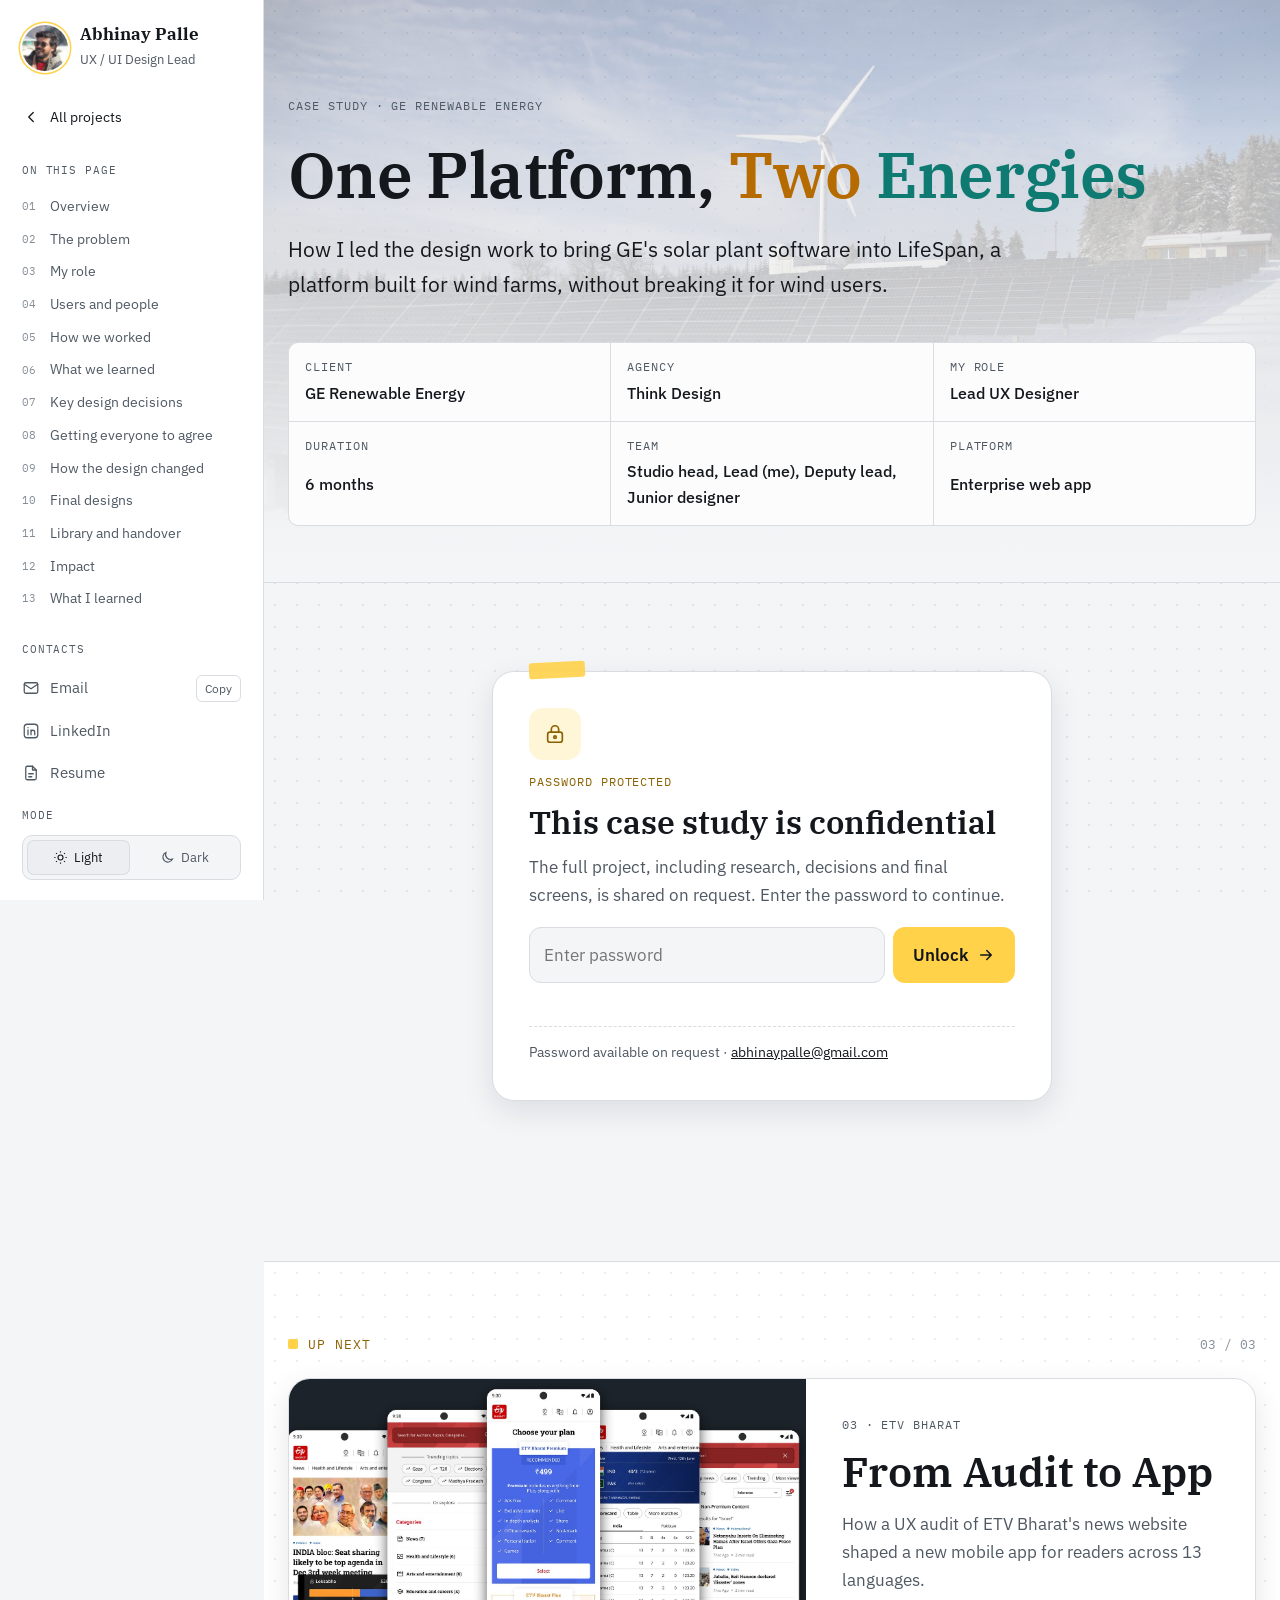
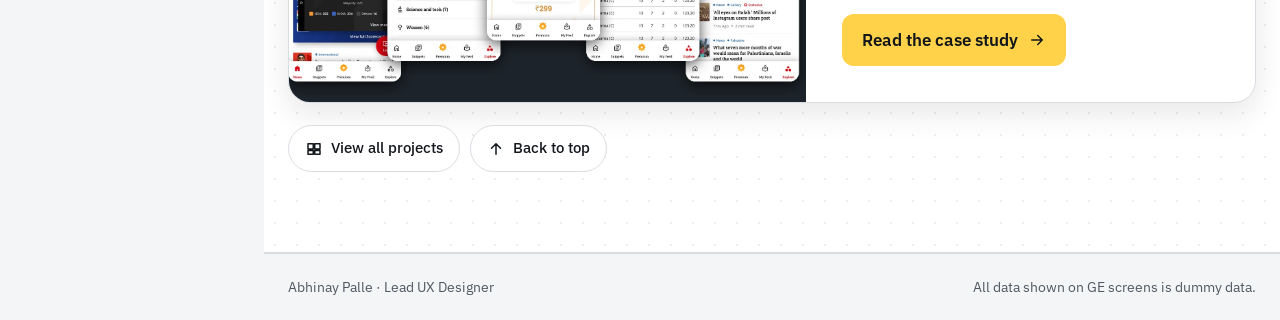
<file: ge.html>
<!doctype html>
<html lang="en">
<head>
<meta charset="utf-8">
<meta name="viewport" content="width=device-width, initial-scale=1, viewport-fit=cover">
<title>One Platform, Two Energies · GE Case Study</title>
<link rel="preconnect" href="https://fonts.googleapis.com">
<link rel="preconnect" href="https://fonts.gstatic.com" crossorigin>
<link rel="stylesheet" href="https://fonts.googleapis.com/css2?family=IBM+Plex+Mono:wght@400;500&family=IBM+Plex+Sans:wght@400;500;600&family=IBM+Plex+Serif:wght@500;600&display=swap">
<link rel="stylesheet" href="style.css">
<script>try{var t=localStorage.getItem('ap-theme');if(t)document.documentElement.setAttribute('data-theme',t)}catch(e){}</script>
<script src="site.js"></script>
</head>
<body class="shell">
<div id="top"></div>

<aside class="panel" aria-label="Site">
  <a class="p-id" href="index.html"><img src="photo.jpg" alt=""><div><b>Abhinay Palle</b><span>UX / UI Design Lead</span></div></a>
  <div class="p-group"><a class="p-link p-back" href="index.html#projects"><svg viewBox="0 0 24 24"><path d="M15 6l-6 6 6 6"/></svg>All projects</a></div><div class="p-group"><span class="label">On this page</span><nav class="p-nav toc-list" aria-label="Sections"><a href="#overview"><span class="n">01</span>Overview</a><a href="#problem"><span class="n">02</span>The problem</a><a href="#role"><span class="n">03</span>My role</a><a href="#users"><span class="n">04</span>Users and people</a><a href="#process"><span class="n">05</span>How we worked</a><a href="#insights"><span class="n">06</span>What we learned</a><a href="#decisions"><span class="n">07</span>Key design decisions</a><a href="#alignment"><span class="n">08</span>Getting everyone to agree</a><a href="#evolution"><span class="n">09</span>How the design changed</a><a href="#final"><span class="n">10</span>Final designs</a><a href="#library"><span class="n">11</span>Library and handover</a><a href="#impact"><span class="n">12</span>Impact</a><a href="#reflection"><span class="n">13</span>What I learned</a></nav></div>
  <div class="p-foot">
    <div class="p-group"><span class="label">Contacts</span>
      <div class="p-mail"><a class="p-link" href="mailto:abhinaypalle@gmail.com"><svg viewBox="0 0 24 24"><rect x="3" y="5" width="18" height="14" rx="2"/><path d="M3 7l9 6 9-6"/></svg><span>abhinaypalle@gmail.com</span></a><button class="copy" type="button" data-copy="abhinaypalle@gmail.com">Copy</button></div>
      <a class="p-link" href="https://www.linkedin.com/in/abhinay-palle-56140580/" target="_blank" rel="noopener"><svg viewBox="0 0 24 24"><rect x="3" y="3" width="18" height="18" rx="4"/><path d="M8 10.5V17M8 7.5v.01M12 17v-3.5a2.5 2.5 0 015 0V17M12 10.5V17"/></svg><span>LinkedIn</span></a>
      <a class="p-link" href="resume.pdf" target="_blank" rel="noopener"><svg viewBox="0 0 24 24"><path d="M14 3H7a2 2 0 00-2 2v14a2 2 0 002 2h10a2 2 0 002-2V8z"/><path d="M14 3v5h5M9 13h6M9 17h4"/></svg><span>Resume</span></a>
    </div>
    <div class="p-group"><span class="label">Mode</span>
      <div class="mode" role="group" aria-label="Colour mode"><button type="button" data-mode="light" aria-pressed="false"><svg viewBox="0 0 24 24"><circle cx="12" cy="12" r="4"/><path d="M12 2v2M12 20v2M4.9 4.9l1.4 1.4M17.7 17.7l1.4 1.4M2 12h2M20 12h2M4.9 19.1l1.4-1.4M17.7 6.3l1.4-1.4"/></svg>Light</button><button type="button" data-mode="dark" aria-pressed="false"><svg viewBox="0 0 24 24"><path d="M20 14.5A8 8 0 019.5 4a8 8 0 1010.5 10.5z"/></svg>Dark</button></div>
    </div>
  </div>
</aside>
<div class="scrim"></div>
<div class="mbar"><a class="p-id" href="index.html"><img src="photo.jpg" alt=""><div><b>Abhinay Palle</b><span>UX / UI Design Lead</span></div></a><button class="icon-btn" type="button" data-menu aria-label="Open menu"><svg viewBox="0 0 24 24"><path d="M4 7h16M4 12h16M4 17h10"/></svg></button></div>

<section class="hero">
  <img class="hero-img" src="ge/hero.jpg" alt="">
  <div class="in">
    <span class="label">Case study · GE Renewable Energy</span>
    <h1>One Platform, <span class="solar">Two</span> <span class="wind">Energies</span></h1>
    <p class="sub">How I led the design work to bring GE's solar plant software into LifeSpan, a platform built for wind farms, without breaking it for wind users.</p>
    <div class="meta">
      <div><span class="label">Client</span><b>GE Renewable Energy</b></div>
      <div><span class="label">Agency</span><b>Think Design</b></div>
      <div><span class="label">My role</span><b>Lead UX Designer</b></div>
      <div><span class="label">Duration</span><b>6 months</b></div>
      <div><span class="label">Team</span><b>Studio head, Lead (me), Deputy lead, Junior designer</b></div>
      <div><span class="label">Platform</span><b>Enterprise web app</b></div>
    </div>
  </div>
</section>

<div class="page">
  <nav class="toc" aria-label="Sections">
    <span class="label">On this page</span>
    <ol>
      <li><a href="#overview">Overview</a></li>
      <li><a href="#problem">The problem</a></li>
      <li><a href="#role">My role</a></li>
      <li><a href="#users">Users and people</a></li>
      <li><a href="#process">How we worked</a></li>
      <li><a href="#insights">What we learned</a></li>
      <li><a href="#decisions">Key design decisions</a></li>
      <li><a href="#alignment">Getting everyone to agree</a></li>
      <li><a href="#evolution">How the design changed</a></li>
      <li><a href="#final">Final designs</a></li>
      <li><a href="#library">Library and handover</a></li>
      <li><a href="#impact">Impact</a></li>
      <li><a href="#reflection">What I learned</a></li>
    </ol>
  </nav>

<main id="locked-main">
  <section class="gate" aria-labelledby="gate-t">
    <div class="gate-card">
      <span class="gate-ic"><svg viewBox="0 0 24 24"><rect x="4" y="10" width="16" height="11" rx="2.5"/><path d="M8 10V7a4 4 0 018 0v3"/><circle cx="12" cy="15.5" r="1.4"/></svg></span>
      <span class="label">Password protected</span>
      <h2 id="gate-t">This case study is confidential</h2>
      <p>The full project, including research, decisions and final screens, is shared on request. Enter the password to continue.</p>
      <form class="gate-form" id="gate-form" autocomplete="off">
        <label class="sr" for="gate-pw">Password</label>
        <input id="gate-pw" type="password" placeholder="Enter password" required>
        <button type="submit">Unlock<svg viewBox="0 0 24 24"><path d="M5 12h14M13 6l6 6-6 6"/></svg></button>
      </form>
      <p class="gate-err" id="gate-err" aria-live="polite"></p>
      <p class="gate-hint">Password available on request · <a href="mailto:abhinaypalle@gmail.com">abhinaypalle@gmail.com</a></p>
    </div>
  </section>
</main>
<script>
(function () {
  var D = {"s": "IgqXgxw8daRvzEQw8QSXOg==", "v": "9rolCokSPBMhNbFk", "c": "FsYpbeUPq77DFh+hR0lI0za6LyDYy6QCELgAtE5XbmtmNNa2hbaALiEcQ8fil0YLtxnfjd+VE0GmmHs1VUh/nlexVbD+Kc5sWfDxbTtt45ieFiQw9hV+1p5hNrVg7auJ2Mdfxdv9B6sIQbYiNtn206tv72A4WzXsd6V/6kWJ4RzCqG0FHPx+r46ryLqKbhIV9mPlC2yrEravG/tNk7M+bn/Ahs2UhqdGjhpNOpjga233sXX9wE/fAuB1Yu4lkeLKaO5xPAMyHMfAXdLArzHBHEMnqSXlBQhe3wWul5DdF0ZayuCLdXXN3CIR2wql+BlDDQ8KBmE62JB3eMTebDMGpUzJRG9VoJKpznhbvYymvQYRuUuFH6nj6wHGimhWI3PLqRs6w7dreMd9nAihAIWhC+43/xBAnx9h6X3395S0N0KBPjOp+dngRtyzXBHoOLHy226YudUTMthNM2wTHRPh1dghXznKx8ME0fxB2uqwZtcIl+r9Msa1Iu0+exuM/5iErt1aeeglOzNWJ7L25sVqSzxz3Uluu/8j/lAViJKyEH455mR9K0e8Ua7qaxHNDPAi8l7vgyeIB78uNq+weFR2KzVfKitJYk6FozfvgL3KtIchstvHRx2te4b1QxtxFMsi7pUf/sd8IuhAmHIosuS0qP9pkzLBr2x4lciqHNGOgUyG6XPHuyx2SrZJb45zSzlyfBaHb68oXcdHG8bLzYsIg8EUsiFqUxy94Nr2oTxGHUaMrrDH3WcokDGNo5OpsEZy8Jtpm7h6yIe6SamD9VSj8RcqCcCj1joHtR+J2D/2tekpEJBOopwdUx3ry6OOiP2lHguAFs76fsxY8ytk3ct6cV9q4EdNcy6RbsJOMnPxLJESNjxA1oPZfIE3mv8qOX29L/QkzI8jhc3ea3LFU4JS1cLe8Zfk2WXZrEWaQN7MqXfOvCP9GZeqF02C+m/inui5LZes0Xg33pI8Wa/qot9HNmDAqc+m76aY+Fh5zoFC4qSDR/46hcfKifqQjdWURawL0BvRl9a/8ytPIOMnHzo0EW4eKFDkB9GbiUgVXMuWgGdperbZzGcMdbSH4k/[base64]/f63JgMymx+NLIh/u9Nnkxik7MK1HYBHu4hch6r2rCxKqG3eSxkRKp0CeR/28Gc6iEUeDCZuyTZlao2sXrBGN9/0RkXq1h6XvQykeyo+d2B6BKZqrcNPSIaQ0aMoXTGzi98toagBGoV9xgYT/fHbtgxlxfuapbLm7nfLk9m/m9J7IDevEO8ow7cM5RpRuqJ8DsEuP1u0irk4vGMYiGy+Zq3iZnVOigqETmwfyhXrqjlDEXpEZno7tGT5G7zs0Jh/QTiybQJBEe3KP4girg4tBMHahRS3aALaIJSZlad3Hu9e8pdwfc49vardtl0/8p34LebDkXNeTI71Axkpo1Zgy1mzGcfTpiHoEFhApNAIvtjLz5c/9XRPvxabWlizNL7ZHTjaNb52v0R6z1Ka/BZ8CyY0J0U1vnKU5FgjFss8mD/JRDYpf9XvOiOCGP2L6dcM7MccT2HDZoS4KyVdXl3uIAus9UAJZuIYxibDfQh8yLnw45vHRi3QwIP2sl7tXaxV/PNPvqA36yVPIHOesfH00jECWxdyG1cBBDJNHY/IeRDq1xCt/dGDR9Sj+Ev8KQ2fEDaGMPAfSNOgX6YGss5l8wP3+XK3bSX0fPwgm12k9TV03Vl6WFYe5JOhJ9g2wFl/ib3PVqTVfuRK2c/1fdZQJmYDy7qfWJvBbaQ16n4nGJBQ8bk9c4u/WlbHYKIXVce5DGfQ2y7rahe7A3iu4GGfzqOmN76UsmoMXZjyEKzji+8caUyAs4p3v4Y/YqO09V0WIzX91Fi0sIf8Z/5IGZBHp6+3cuws1jbLfSeyeWOSSDwNBkBews4ON/QWPmHYPc/1ZHxPAMgeK3tRy+MSZ3hSeT7Gu/niJZUuQHxYtW35zsb7M6x8+46xnlBV+DEcPZ2acev3/iqbglotaHtm320lV2Kar0XuQaBo/FdMvy8sOE/37ef1ti5izC83bSnCd5ConRiTzagKUrgjOXYEJlegvGQ7kbQeLSyprJlipE20EFzfUr+wtTkTpfZGKbwZGJ4a9c/mGhYEEWFQX2sqcnJNboj/Thn8Is/hIihzXfLd5PyX1MukmUFekDN0pakuTQbMYxKvSQjbdefgHDl6vLa1rrFJLuAInU/BxeAvbpNsKuQ+uY42q2IMHNkmqk0AvHGdesxoThqxUxQdUmN9nkGj/MxCUFfFFIBDyDhKbJWicxnHbT9CrFV910WAD39XaYceTiCfw++2FnCcTULVzWcdOAQg7viWXHtlSAoUPi4zf/AjHGQRu9R09904/fZ7vrkRq0pPGNgk2rzgp1F3dH2E9IiObRm1cuchtCM93wJ7AJtRJjaRThMAvhCztWCn9wQZxmSDhFPw9UAVPlYabs/iZg1wfi1Ay3FTCskUYnRfD7QGPQy9+yIfXsY2le0AtAqJPYM7xbcUc/6IIhQBTdCgFuLPU8aHXwI1o3uVsGG5FBEa59gVgTjHRP4yUItn6s9qbEDapClMPiOkYapmBwh6LCvJ08IFXy5vmbBHd4xZnvt44L04VIVx8qHGcW+nEUcm2Q4mXFVhEY/gyn5INu3yJbNpyp4UwsUX++AxePyMaZUlcA1FphGseZRyUMOZbrlzOYqINPegQybhzh1Qi/JlP+0r05Vw/3MEh2RWk8QtG6fCW42S6nx6aygZtyZYFhpwO6coUyKDWc56Rs9pn4WeZIsQu7HygJbMvsKt7T0XzjOIWgOVo0eWB68p9Rq51X6JMjv6K4LZc3/[base64]/Puu0X8CPw1m/ATWLwDGwlytUVYI/fmYphBs+PdF1mi1EZ9hx9oEpSoNy0a6G8kM6ToPkacKozDyZcFCxKPRHMSSC5qxZYrXq09BieZcWYQHY6Oqkwpdl+IrTy3knSWHf2cem7JoKMcSZm6LaZ5FSH+LlUYQAI+NHo4zOkNRyHy1+xoQTEeNpeeR3Mla+0UoC7VtPdj/Kvy9Ov7vKEDHKymV+aEnSl3DT932DB1GjvPEkkN90meb39hxTR8YQMmKvLc49WYtogAVl5BA+KC9aQ6gKSir5C3HaxXlv8M6d43GGdl0Z2y9fynCJbctCRNSOOEwrbYDi5lDwGxQ/Vi5vAtV+dUrEERqpz2eXC9sGpPFT2fByVNwRfsmh/EduDZUXcb1Z+5WWrSwhe2UqxFTPrg7l/CoQ0zS5fPTtAFLjSKneOk406ANSG8r5gnVqmFJz/NKEnYBjkE097/XNnpZOLeWh5bD3JPtcD8eovSeQMoHqR6WevZbYpyuAr09hIkdKmi/OEkdbd67JCD1OeOdmeU1fM0UlkWNFmCwdFBdRSHpXM29x7zO1TOdx0Gu7WANpQXI5ZwJbCDULObzJpUADQ3VswIXZSCf4ycS0KrkPklAXf6YOFdzQSELTy8FftSA4ofrQriulNbyzGbpvaXx/bwj0eaUCeO59ry+bGrIjpeKfzZ8FflvdnVzsEtFS8Mp6XvJdLvKg07IN/7v6XDJ3nVttMUcW0K3GDkqNnXFu8iDXgfnOQWzGJH6pwCvRNGtxRJ56Md3TterGdR62u4DzF64PyO0V+nRVerhbQwEthRbOh8vTC6IcfKZRhC7z9+jFvC5CXHtOc3uRU7K6Frc5u/7IkIxYnH+59SsJ1E2U6/OwBrc1sKBP0/P/IbPJgD1QwnuscAYWp3yNTZaAck4Fwz4Fu8p2U9tdZGJAkuJzQs41ZXpe3mCAW6DV/WtstYBKmt5IFJAojAWsv2KrOwnfK9qjVaui4eFe+7+roBp4stxtkxZeB/GQiCXlVXPuB0NqVFIdoDcfagwA+3f3lJH6y0VL6qHDl/qLAWiascTng5Nt0ebD57h7BANOMaF0bxH3VypDcy9fOj0hHjIDPPvxuMgf4VR5AIacMSe8+lbTp0HQLW46Du5FBYc2eocu5OOZLPEnxUdProopvr/+7P5jBeWcHpxsEilevlLKKAvCTSMCGhEOCTGuafdKSMhN4Ghu0yb+AmbhQXRWcOMhdBRLVMFTe2sSNDLgvJv9Ourp0ZSL0edha5dndMvPywi4S1sm27RzMt4lqrVGT/ySyoyc9PGahjsYp5P4FT9nYUjOZNX06acmwu7/tF4SF8q3sf4Ry5heQfQI5JqEDMLX2BcHtvvNr51DLiBhQ5gt1soH9OSBBa0z3ZAyDgKLOD7lxICRGhwwoS4Jkgq+15a/cWSRfNVEuM8fesmjc3R0qxUaqKa2o4TVY9+M+UdxW5vCmWc9JJhcxI/QB+8gZWkN8eNu5wRzW6IKcEtncgliDauQuaQxWqgogLqiKWrC4eQ88M2J8YBNGpQETTrD7a8YJEPbtHeSMPFzkPkBcA3KPrrLEJmVBTU8pOqDvod5X7Yxl1bdN5KiEnLFuXa3teYqvE5QV05/BZDH9m8jN3JON7kzsZMenJuoH3ZRGnSm5pLJ1h9BI4J6hHsguprppxG7DEiYIGvdezF0761MMsMNa7MErB+Zo2SUFqk9ezHDr8yA+iEn0mgbILhuABvogsJjC0P4sQmFb6RVsNBsrwxv3VPE+9p3zDTuys4OYG1W08qxAlJ389hpmZ6TVkG5MRYDYZ8XoL0y//kje5LAmC302szIAVlDF6ZlosTpwtCouPU7/VhlvkZH0pio9HBcNKv8OvxqWud6SiBsZJdWu4U+VaArnTJLjauXGdrujNc28xfiNt120xDjOwYkJiYcP4DO5XWaJTCI8VHtqlktVT8reA3d9pvjnn/Rpmq2R1cvTjmf4CkuBwaaauPFbnSb/tpeJpT9HFE31SYC46iEoAmh9Ahx7uH89jDRCFbLSGVr5X4y7uzsEAn2+fs0tbrkKwMFZRE8y+FnOxESigQ/0ZLp7tgArODc1R3fKVKjFlOTK2PPNyUOZu06fSWcPzGu2mDtwxwSRF7T9lBUDEFlVZu0UTRrlNo0cVnksC2o1FmNw+LlIGxonzEumWslwusoFbN9P4/Tv+cYUjfpu4q+KrEAGtsgoo6oQo92CL0uQCMo37JCa9Zz40MI60aT0wLuDvKctl4WcJz13YMxHrzGNjXglqD6MCZaZFDrWCeICJiKguIipthe+XG760UFWR9U5/Et+2qLlDpqX4o2gICo3UGpIqbhbT+ORKtt4Opr38XDrOvnq6XnJ4xlP64PnjB1tORul0rvk+OWpLe+m9Dya1ZWAVb6x7mCnISrpAgMH61l9jaj1xb0RA+EhJMn8fHOp3QYjoxJN6C2FxalNRQaA/aiVATKjMBlWe2raglzHvY566bC2ZG1sC+EBNKwXmXkR2WRdPHgNzbmDf881D2qdsFdQveHgb4YXXCfkuaeQ/MITyHpcUKYH2PXbu89VthCAEfsBGTXH30Y+HakfYUmbqalsocYbIIaZ1nm1TrBTibtgr1qgu2wcUWmN5lzMdgekTdJh8xLx5ltJeO1AdXm15yP/SNB3M3YMy+Pnpuk7y/KnBJBmUFWhP4WfuuWzZfA5Cv6jy7AP9D/WM/qN3t89nlzhSFwpw/8rA787dCeaM3VKP8CJhTaOTBjoWZWrZuWXct9wmdKiUaQIC9WNwv/Z/[base64]/xw3e9670fwPcmVSOnTHQuzryN6KnYziEbOsS2MCVv6GD4SZvy4rWEo1qN2Hjj2Ic8qNyeLgld6QwamgPtgaBnliBOhXZ1FO0VinnKYi8t+chC+olhZ0WJNfG/nF7hTZ6tkCcnVAz3Am9A+SJpI+EskCIO87RZ/agCCRmvPuDkZuSoxo4x839YtYSlNR1vJ5D52Pl8g2cZmKdEKnmfCaD8Dcc4sLUSbMuOorZyGZXm/jsF6iZvCVhOnLEnt2nJzHukGP2wXw5FirjUano6+ae1z/xwM8SyD6Ty6Fa5Aguarg6GS6bSUzWHlqLdd9Jt+5eQ3Vwd23OfqJGZ6C/jybM/7/59NJbR2XcOPQZShC4THqCKEt2+i4OM0KBqAk3Usdir/oVuLk8zuPXQ1//D0UpmNHlLpSOfhrxRNnH4isjgmMjjmkIMgNsbJrbe/q/tswfY2lcZqDmM8qOn9/kXfNGF4VQXnumoG5suLtEH4iIDFOytRzOTYzBp8/1N2psboJJuaTlFmew4VoURGiLfmYCu75G8ZkYb363fggBBUQmR5HEtWqzArIdO830l25wOQuPUmrxEjyl4IdTXG1Q0IbpeMMv9zzfJTmq1yN/3I4IOMo5/+R3SdpXQbnIaq4H0AT1TQSd4TRStjvvkj9WLmiYeQ12SU2+z83Z4Gfyt45h3bRvOUm88xlh3PJdifKWShAu0BDlobmQBeD8wVp2RnBN/DDiVoSGtL0vRutTkVl3jjJOjv8IJQhV4l0PIlbrmlO1b2t16OdtBp6nXczFQzktzFMZCZYbb42wLOLTLgNQsjcps5y785UTrJ++5jpv2XUJNz6puHXg59LvV0l9EUQlburwBtxgSA6uoBdrsAymm1LfjoV9nFGS4lHWO4I/sqWlfGtzPf0mRxTS1vu+iVBdeaPPXdhKkN3VUTh4JOJ3ZRh8tTBwwdLzXPReYzm8nKrKWTr17Bn0Swb3j2CDW+//8+ZpGZOXO91tmGW7gdxIrUZRfOR6DKmyu3F1KMtykHIEvuAJM+lTFo+hSFWsqtssBFnRJtf4cTSiamroeJx5HoPMo6hJF1UW9lyyb/gnjyUDSJot3nBroMbEctAYMtBgbWXAmk7KZOwnN67cz7hKK/G4SzIhJxHpJi5PSE3uvjaCyb4cLi1yuHUonzioV3gaWr629+tsd22/MNOJGLexD4/85tNMJkF/jWe4NpWOalu0Xlc1jOgrWDlVDKz428Tov/yNes2fYBKD7uLvFUwxCMST4eP6tq6JLf5ifFvr/L7Xht9D5YffsUpxbb291sEq4qMFq3IIg9qGOqnlK1GmjDMRRp/ufaNOTwybLTvtgdTMFeYCroRXk8Z9Ayy0Wvq/ztRZNLNVfToYYpyfqNyeX4HUJdZyFFeEk7UIKIOc4QUgmXBfqRYyCQIDE5glRS/VCvqAIDHLOoPoPOdiRF5DZlC/T9xfBmJ00uKINIWXgmjFVuavXSCl6vY3/VtXhpw5bgffchSnq0TN84Vnl+Av8eTNtHr0J6T0MhZ/aTAFTtEXQoAkmPI62x050C13dknGLBVBKDm2DzxzEJ6x0SC9GPHLF3y5C1087GXHl6pvgP+AsqrZ7Lowe/wEkrJoY76GP1jaGvrGf8Tzc096QDmGQwPSa4I7ajYMl9M8w01duGQTVaZCFNrtV7YA5222CON/nLQtl5qv86sDnqDpKAnHv6wS2rA46suLw7CWuDgvIOUketGKe10Vj6TQJKRhcYMa8uOeAdWnQNVogt13q5S52uA/34G0EquQg3DyW+G8hq//CNxqORB+sqtjxdZ3Qg1DQEGZZdYOpCB8DTlEPOc3h2MbSnSuRQA+o13ODJJn+iOQs7CbjzdgWQV7x+0n1aX4VMgHqsCcOzPltpLfUy/xvPRcBn3WPXdY6f5z++KLLuYziPGbKs8EQ5ZGihNJgHOyzu0QxPr9yszqlK9OGt0ZbKTWtUDLd1zHWkWLG1pUpHVtj9HL5dagrrVRUGiBREMNrgGJrQdnmwKWogJpT0Hyns088/EZVRV+UAP3mnTlcm3xRwodDUX1wl58fY+WrW/Yed0eO+bJPQYCWZ3CicG/185q3zdoSg5XzqJBY/YQZw3OGqCHf3B5C3+GBZZo0nRXWX84dREEeXNrAL+FAWnBuN1LUipdouAUB0nfad8v69KOsm3GK+6CQBRFMupusWLPP/VtJthrBBBAYPqYLeUqs/IzZll7vrjj8x7KL45hd3Fy3yI7wUA2FQ5vA48K5WsDf8qjHSgWw5WHRW/0Wwup9qcznC9NW3Hx+7Xk5pJLmdx1lZKEzar3tVIpV3qRfCcYUW8WY4yYG3VRLVrHyt4yR9RkIK17FybyqOYiy6/VD5+ojq2k2px/LjMVOUbnclq6tzkoh4a6fUNrHylTPig4xH1xblikmyYup32dg0bQSORSjEmJ7BxJym1CQ793QSGfrrwQOQZZNvtBqdr7hi8yOzsHSb4OfQOEvSS2Gdm8st4O/f/NURJj7liiY2AwOFHtsmfEmT6uA1ujr3K3kj1gfkNeqq1a8I0BjYF8s7/t4lHxKLuxIEs2Di6QWff1hQU84Bi1SrBu4I6BrApsn7d55v9vmIarfgwtadgJ9MRMLagXJGJSCyw+Kkl3cIsYXXgFd/nACO8168kkAzdhbuC50J9XPZx2vn/SVy14OI9mevBivQw/fCXirk2fL1ZRuTgXtNH6p3rsq140k6UhSgBHC5bYMAcZMebcfNdW71Krs2SmzW6aRbxGZvbWl7W5F24gRMhkIq6dnaOvDb974WqmqwKzzVxGHo12v8T0YJNOTzDKpLtdMw6CTdmQXbeZsvvQfJlF+X23or/[base64]/gJUivWsOWPX9Ze52YR4/ZUWvMhPECyKG/yshsBrhLAkACu+usD0jv7hd8MR7P46k+BGlvyluFWLkyVvtyG5kZCLn+s26kLjvpHq0lL0YCHhC3Dpm6ZlTX5tSzsnKMeas+PQm8cQ0fyCVDJdKdYVVqBvM9Q0iM3VnO4FUSju24EaJBQyOiKMcr+ayFMoIN3uhYwnglD2ywZ5lLQ8fdSBX7hVxmMnybBeCD/vQKujB/jd5RqWW/pZD47H9uI4u23gdssVAZdMNPHkc9mHfsXQESo8jBAF/2R2ht6WUljXVNh60QO/Y99KAUqZOCCrMLvw4+nPuAk+CK9W/7G73YCPX++9NPjWchGDppJ251twnYKaLnUVh0OWLm3rcVvw2wddYNI7e/DwjCnfDn6bPXgtMe1Jocmic6lyPDFIxlZxvWCj/dTUMwRxp/7WlMJ8+PbpnbHM1YD/SwP01MX5hY0eLG0ia/Xnt/ccVqdOMeIBDC0o4HXiFfX+g9UWOIgcvZrDJGBo3We2G7EAM3QaQbiaQjr5raohSneyoiojFI96VNpIxEQ//p/ZOPoZe1StE52dxyxt6o23FddAbWH2PMKh8gX7hFHOBJzM+NSXwyxU++alGZM4K1MWe+1dkG/AAGtGfNM20tNf0rWde1InI+xsdLcR3aqBIXOGewKagnhLD5szhI+6m/Bz7X+Nmed2mDd+ir5nrgzkew6nCF71cu75M3Z94wG8S/KbdxwhjWW40eGrmgS9bNP7x5PUdnUGISzp0mpSGZrQvf6+gFAB6hLPR9UI8oygH+lzJQ23MP2xG393jExetdmL8hh54l56RVYhYZcjuuKD89ZjOZlOWcBrQm6h++Eg1Y7rEJ/6RGQDqJmrPwNYu6GWejReEHNRF4LsVgRcpNwFUMZwRPIawmJ58LjN71sRLheM5/+wTlIJKlDdn3GtOHB6SZfo6D57fYS1Qaus0PPPoHGhiToLJR+iwb1ZnGc8YjnVKWn8k+ZGP2V17dX1FQnN1Y/U38PRSwPOCBEuRI6Eaz2stLxtuIjwihoBeUFLAylDYljXirb/dTHTA3xhAk38RWdmrwjYid6N7QPs4jBaJ5B6hQNs2N0xazaXWuuVAATDQTRx6xL+K9wYNGHpEVz81WRCRd73OcKGHg/wFb22QDcPmfORpz013VmRSiNbdIpZ+SxkIr1IcXeUKch3O7Ph6Iq+3LyK3cEI7CMS3fDPOZvYgcxdY6EGxL/87mFN70AUiOKi6P1bkJ5kHlc5KATxk73Y5iJbEdq5EddLgG1WhD2D/OzlbAxat5zMx9Bx9STOhNf6OPsIIGB0oae6xSlCNfkTo2LJdof3DiqMLAQnWyoub6MbrUkcFqwDYNRF5cGVyE7pBVtU8jXu/pjLqwpow47R5y1HNsM+klXgRqI6+f8G7fLfiicvn5h4xt4z7TbrhkikA7oExinKm/oQ0SXnRGkGLXZcRC4jJcUN20QQ938SFCYgP8Iy3o1kLOWIG1I4wUo7cWzQEXF+/xQgrFNscLwf2JvI2/3M4DnarNl81rhSA8yYAzri4JVKSCx8JIO4b4Nbs7BV9vNWNLEmYOcdLY0XZMwep9tSAL5H5RUwbfpZKEJaeCKmkLaHmbKMPzgGlMQrtFe2Rn5gmcY7LLWqcprWP0tksdNwa1f8Cyh6dBVkzhzAM07szaCw/edLMygCFDwJBFb8/WoGDz0JFWHtAQnR+cVUTOpwlYf/[base64]/VoMVxdB9wpuKnApfEY9eUBICI7ENToL7HijVyGtv8TVWmr+T4AoGUO1+6yQseYMzRCHSRewGHqz7nhmbw7S3df7P17WNwk6om4zDaHKhrM2P/OmnC/OqEXfprn9qSzKTy2QIHJnec32zKpSZ0QGEVtY6WFlRkY0dJA0wg+JVxS2tPVtxkQhdbWj2OekS8fE7W0V9kz7F73GAqJKyorxRC4jcw7GdmvahjgS817Exq55wZHZVOGI/5oZ8n0R/[base64]/[base64]/pZFphZGSwf23tXkYCX6bClEnboYfmx3lMlPebMGgh9RRvbe/[base64]/+U2xZyrGydybJolxqdEA16IjfIl4PnFEyjqmDym8C8wYZJBA82wmx2IXTH7kVA8avC7UUCnNEot/7mwbKNfjaE5t0ItwER3lv+O2bIsxF4UUfxWJqy1uG/kGOQH2f2NsAxPDs3DhlLYAnVprnU6RwUCJKVdhI9qWbU6IRhTtz4bw+uQ4wDLrX9chuD4MTrt2UKZPyDSnA/VFVX/XgDKnOnrvVk4b7ALI0e6ePSs16Mx+R1hLNF33TUN1Ndzfv+GQau+rr7zkVst/SQ/5Cvv9/h1Q2K/5GTl6PYjA0grkm8LSZSutCRxwqrhdIwFwC9+2wf9hFq0qk4bv/Z+WAjob1wJItsjSL4NS9REM28tOsHw4bA95B0I1gAtP4KeH03CwA1eSxeVZPyQEClKsO5669WCx0afxnY07rH6qV0NEzABEOxKkGOibjnNcFOV6MFg9jOhgTuKtwnACQoVxkNldT27/6VtyI3N46smX7Glry+oV3H247mpqwD98Tl+zQ6ZEmf3HhGldhkvMzq6iRp8QcmZkb56yRJgWs3ocsiaZnTApbzwu39mRcd5DUv/J7AJ4m0XAlafOj7ISnK+K3Zx9eOITOi+ar7UdQAR9cRZAS0k7wXEQGiNCB+/QU/nwXgsskKRik0ozD1UeJ5ZIxtywhO9gYPY/stUTCau3TIzWgr1fsTff8dNvZR0/T21nUmEEveIpTt3aNpGEYBNjcSSC31cMosDqDH1wkoUEb1AjYAX+QT/GqL9naln2n/ZVlfpSnRkvHwMMik7tKpuQP26xR9WjeXw6RcEtsPlbwHvvDGF11Ew5mxgw+82zahIx5ZsWr0HDpM+kz4ptMltVdQj8FgC+ATyPj+ASpCfnum3O4fIY2SGlmqRk/ip9o3eN4X5G14yHFa4YC05WnEp4i0MvK0HSZEihgWTrvwNAuIinWt3SfKgQ8bfyQTgXjm4uUnaua544BGFyq44qKXLVGEH2k8M7Vtm+jhrQsvVCpyup1g8IfLetM/uAYFseW/E8gamX5FZ4dhjAV/Q0PBJ9gjCB3wxb3CxBZEGEHbKOiYH7Gj1F4+05auU9XTpVAFY4ID3YnErUNHOjBtFilbzC3KtasjpbflXANANlaYOgsvXoCqbZ4fo0gfDXsM8xgXs3/PYeVXunT/gJPfk/W8VcsQEaGqTeZuMG8f+m1R4Iha1NBzsXYhncfLY2rLWrY5rAE+PUZ4Z7ffyKCKXE87rnK6eeTcqh8NN8Q8obVIMBu/di0mu2JNCC6if7OOh796sD0SgshLdlAY2P5ugq1jGqRcSEfqC5G2YaaI1ur27WNRC8bItG5AplNTwZxnRa26FVFnusu9aeA8v7eoLfgY5Nq+eKFiq/BPHHv8m8/62GBeizS1AWH5lppmw2RUSjFPv8jQS1FVJPXjQBXDOstZ2BuV3yHt/5vtEYeXPDKpoxd9Ea8cfULM+kTJ3hy/L300KL/GfLhL6eDEq/m0E7xT+ECeHnGGoIxBRv8Z82b1/q0wE9+RxXUKfKh5Sr+PhFofo3WhNSUe63IyeW34hs/H2Pg8YsUnshkB6jtGAmhvAKRkidV6l0mYwwpgX2w6dDy6LRnIgD8ZcgcP9CfeBbMYvzM0KJw0Y2J+mxCezgtkb6L/[base64]/iFFB61lRLb7eF7UPPmtff7+HV28eBGXD2l9fLtuXwnpFjJz6PAsHcFCZBRgXSpY1elNKAQaaeHz3Cuwm8/OWmtxVMouGVqXOuY1ap/m5UQiMyBqQ+F1vflc1rb8VUsNNtMUXji1m30eMKYbOAgKyaPkK/7L4uugueICi073wVnv2g+Zuqjijgq2cW5Zd94//Bvk/[base64]/lzldM5KvBW7A8+2N3yW7zBp0F/gEDWMHA16lxi6z7f22Rz66mqAhwRvgSROhFvaTSm18f8nCLd6B4I22Bwr24ip+2XC/1RFL6gtVKwX4ezOLf9Kz49/5b1tOLEcMqx34IcASfymlWIw3U1V4LDT73Z27n5A4qZmpU6lBvoqZo6cAVZXl+mdg5Jn64TPineHnN0TKNuZAlnnyXIyGV31sKBR+M3W/oqK8GhTktGStnPuqHGGsTFVLj4ahkWGCZRe74yXt/0DOjcaEpsdRhKEfwyxgkk6j9/ztX9prkyiHIRJso6ZmZC2YKb/QkAjAw4/2RjnhuiK47FDg7dKhCfx68UtjdMN8VKRwrJzEe60iYP9ih0NgV2x5yFtjk9CB4OHOf1rZmOHG5G40JuTCWASd4JcJmdxjoGb4/dIEROuyS6vZSEboKc2bI7wYcDDtghUrxcnELTKZ2T9e3Rb/JxQQOW+uHvAbAObDK/V9EgF5y1URtwQWPht+wlEM+dNbsV9N7J0WnkUofVNODcGtQovSX+M17UQWWeGSM5wVyWbmUtyeVULP0vZNv05eDH4jOfLqoCMQYn1jcOYK9u2oUhTO4Htm/PfOdbuvKku3QubFqpeF+oVvc9IFLhuwiccnRUhDQHmmJwYRd7vVQlkyicoqlJhxbl5r3iqAhM2T4mSQLz5VJfp2vZNeJfe3HTLJBOvY/5g7U31/w/8bCUgGwNsZm1b/[base64]/b9b4KvDkyzHFKTw6uieTQA2KSwT/3akwHD6HkJl8yQD/TtSxcBYPWYYpPB07ZnWP2GwON1su/eLjAwh+8zbemsCK+uHWEmKXJSg/brDPk+phXBGkKjfymZKKZRmh7mj8v4wex+yVrHmK3W2dFZ75HSRXRKBrafwy1ueNtxY06iT7yOrJhSQ3rXyMJMIAFce/myNY+ba4iVIBc3graOsYQohK4Y1LMqOV65E8m8Eep/anWKcqz5c6xEBj/a9LR/QAMbkMwI1aFN92NG22rumC8o2DXmaCIyQuKTQFNXIQ1Sw+KLrS8EtYst4PcH089JA/Vnlpw+qt0CiAJ2646hg1NGK1wkXLt7V7eADmrCUTVfK9x2sr169pb7rebL3cXn4rkIM9wLNbhdnm/5vb+VJnEavnyuorTLEtvMLzUXx3ZqCQnBWLENm5UP8ji12qj6H4WILmwrkb7QQn+jEQTb+eN8efTVFIqWT+XZICBjhbP3cG4vlFvGDY2ryFlBgBqdGc+BLNE5oSgf/DIZDpYQ4YXVDpFgxjFmOc+pAsTNiM7oEvCYNSfpOiweugKgzV1+GVSfO7ef1OqItPZ3XtR+xd8I0PDl1svmJHlxFG/9Cl0ak5IGTFQQus7Kr6QKHop1B6P7Tbjx0Xliip/TVow1QU7RKsKdsMUECUTJ2yQ2fXkzsHFNtUhHrbtUzSrcwpyyY6X9LFqtHy4YmfMa91IOBpBt4Yq4ptGARIJdQQ/opZ08oyuNAjJ8SsGkS8a1Op2L37qOXhQDqQ+9uW92AxOolb+lYc1JaHjy3RTo+uN+QNBsbw8sfYCpvpkiCPXLqJO0bgOtSJ9rdqxEUHEqZpa1NydM7Qxg6T0141Itynd5sUK892tcFQt/Bcuva3GQ2y7DDdYb7N0DfLXLR3bES9R46pvLyGks/j6eAB7030uTrrtuhV6UAH9xqp4th2l5LfGa+URnXrMzgj3Z6O5YSy9bxIr2iECj55ejYliB6uvQa56/f1ZMkgzGLAZwyNQDSYr3foEBrz1kv9H/vNBNqhycKe7mwrzupkUwuJHA8fhxMoqNoZdKLnZRQtyzs47OK2a55Vad9iSoCdRegz6vil5Pke5bd10UBBTKasuV61NG6AggHLhPOIbvgTloPWAJ17mg0+6fYBDOGyTCXbKuYv/APw1AOhVwvIKHW9h+hQOa5PYH7bNrJ6zAjJMRuTniBgyn6yBLWFKJCBlAVoXFS+dZNrZ4LIzf18JfmNvUzXZlcNgnv9qoyQte5Wcvlrwf3sM+8HTeaQwce991dADmQNfKEte4oFRXMzXQtvteKMMRk/YMJjFie//HLn/Q53VHboktuMdnPgJP3lFHD0NI66em2zl9ZPcbwjroZpSX6omnmQ/nuPMtz3jjo8xITOvVUfHkj6U+W4VTa9Nf+6n4/df/orkEzbxpC7Nu/FtmTiffE+ssjc8vH/KbA98DOyY8HthC4FvQwFz0uYucifGuZ10BUeBImnjVUxzkf2QRuHZorJxVDC37bkJH6j8dRF1k3mfZ0XgaGkRWcQlr4iZ7AGOmwFSXTqI3gkCRclkKlBGhu0hYP7GyKmytEi0DFTFgcTowxggvAGZUljS3S6+W1V/aegKfmu9sirqdBvu2LMWmxOPSB5XJVWLeMxUCbcYg7SpwJOwqTgpHSxGADmjTS+cLWQEe9P2V6mSo46k/JCfss14Q3L300GYzIuKk9j7jdlbzrPQKEytMqflrUDzhtOaKGTrkZvlKhKSRAnDdamMNL0CAwBSa3BmhOmJhEJ8HiXM+KyHnOnPOFsR6qXvTKI0yjDNtadMycLClT22x4Ydmr/ogRROmFoaKQfeBlOVyzNOBgdYSy4qvZAOmNOZ8qvaPDahvzeiyRO+d3cnIPfPo87MBEvFbYl9riM4cO5uucgJ+PY8ubY58qYRb+NDLHQK0beD4iovhfkXtpd4obuulgau0gcD86evPuwfzymhKw8CrVYQ7L/We82i+mugV5UZHhkT6DGQUEr9VpsHWkWhnw74GOKraPT3sHWhJGCONqqHmEpsIGmjTRtjXtspntS2gqtwU5t1jcY4O042+NiOSCd+Ha2rSeWiu0HUXELTSxrbb7MJVvQ8thOws70j3V77deqMRd45Z7VcYhR9L+Um5V1NgWO/gQxOlc0KqpTSs4r0uJH27nIavU4so7DVGoiWziSpWV+P/WWOYOWrPT5domhHwx6nBA42mr2vm3EwfSB4FXNB07xQRLUbgmo2kwpnBH0fVq/NOQbacckBg16Er3RwjOzFl6REA+ETx7deRxBMBvfbpouv1CyGuLWHUk8xIlyRx9Qub+XhrvLV5HBXtCppwH2L9p9zYJ2PXm4jItq8kKjACWjt/bQQo4P32Yw9sSCPDCylMqKaigjWuRDPilCdVdJ0FE5mwKs4iU6lP4R/pgXnSZhvt3HWi/fzXgPYsIUEA7XbPOgYTqvLDHiemNBapQSChGDOvg6HDesH6XkKLMI5hMHAO1SNrue853hdlq/Ybc/SrZHbnJ6X4RTMLXnzRpl7vIv34Vhwyqm75ejoi7pC1SJ2TZOFXwfP6eL3vu8g6tZw1bxrJrksAoRpGO70KHL+brF51ZPz+a414OwujyKQoFVu/pJjnhR1NM3hQ8Vu24D0y0iop4ih4e3SSi7qMRctSkjT1nR3fEuv+rukx69jw3hjekyq1qcytyUFPnVlMG+GrRZFQF9lO6R7OcX9DX9hGw1uxskPe1YlOCBn+6xRiG7AewGRNDPKV4luJlEZtrNzneiUl4noHnWEdu+6xxGrV4/XBLdyYaPL2wYYziBK9KfidHTDnslfYTD2eh9LrDxjM91ADYsH6Wn20HQrAU49NoEWvatM6z4Z8ZsPwsOWxssh0DL40eYM6V6BXnVsjYK7D7iZER/20Z+Fbj1t4c3pBo1BgXcgsX64rr943MmiVBp2jww8tmYnvV8bAmahKj/dQCHYDjPJ8/dKkZbHdsTa3FMI9az77XvqAVl+Refhg2eT7Ok88TpHmF6gOErQeqtomkPGAEKCIt+2sAa+DIm4JE9UmI4KHtcUIbYOgKCSdd/65N9zBaLAko5iDE2lxrcCgqV3KTva9SpO3EoRUj3qeEAotnlr/LjPYuJIuQLbzCCd8liB7xnLSNisbzcZV9MePan/zGwPcJjWPZkE33DGsn5vFlL/NjjMQWHjeQz/yQBoF2D1wRctGMcF2Ut0zWFlDXdSOm/EsZpZjzNQoc/SEoGhL3bHYj5K5TOCDHxJ+RT8SDQaNP8FoedGdv4FvhOI2vqDfFZltQ9fhvguOhXVr20Nx1n/[base64]/QjSCM8DKhGeLnFvgQSaMz4WyTYrS3RqXbNQmZb880lkl2xN20wvMfVFVtIojA55IrYV/QQzVAmwPx+eQV73/za10HvZfsx85m/[base64]/rdqym21zR4+ovzHYvY5Igb6l4Bfhj5Fh/AHFqAIoor7g0BRKmiIjfUUVD4SbRPOalAbcEXV6ahCuSmPcxrLxExJCdT4uGrZTH6pBvbmE62LXgrEXu+g9uP5agmxHqT9ENuajc/FdFTKmi4uOBlsaBo3dOQeQb4BcoFs4ncP0maPzBWCQyuoVFz8a18rDc8rSOAIZ/[base64]/+KuB8PyxJtDFnzSqdabki7IbTYHKeDYHjrgF9KvntntJ4N4H9LAEO/M1z8mzfOS/TXw28ghZVcC+m9X/o/YSZ3XVkayDku6s9QGmsydKOoqaiblERozAS0FKGJslSqncqD/R1HkzjmVyCI8ErajB51p0+PeG5TK7/1bWcgnoA6MK1PmvHqiSheVfzADxU04PVWVWCRDp6i4V8Otusg+xFr1NlfvKVzEE9PJMZdW47au1bImYIIbHGzPGIHAuUky2orxO/mJSLCZ1vTh319OaiB7ZGYeKlYkNGVXNPFpHGCI6i/0pVhOVB7RcWmlWveby8VlYKQo3DCoQMgKTzGu9lf03R0uKcUGFkO92ngf/B3ibF8Pusyggy2K1lMvIspkBdBmk40UkzG8WeIcxYI26xPRLhf5faN2taCfOhI4S6Ld9s0kLnpSXzgV0S2T1o3eKIweSMcDxa8TDCgYt0XP4sfrsk2VoWWpSLA801NT0Gohm8LLm/erkwqO3rm8kEBL7aVX/VnvLUkIotlxBD0NFbowgJDHHxm4t5HWNan9Vc0ArY832qa6vP6m46IrMSb07dx3gg+9cW4ruppzilmb0X+H0NNvhV2b9NqTK/dYu+e1opkxAxDiHhQjm577FVy0ncv7p1oUi4lFmayw+3g8ColZd0J2vP+ktl1M9zn4PJVgy8ZNKDvvUQYIquoodEgUmX8EuEKLhSEmKK8m7XWxd3Q4QbghPu8EkuNM3JxIMq42dzldwkH1buNd+lkXyAd8zC+WSVAf+i/JVffyxDvOhzQHNBtFJsKvyRClHDqbi893V3HzplCkWfuLmWuTHUzPiJFo/MVFzEhHDX+PMFbphUxThg2Zwj727Z8OZ8XHDcB+Yw2/VxRsZxZ51hWq3/eQp9sv1LUVDs/bI0O5XD5C3BmncnuF+pLBCAed6rE8tA5iPlSuMvgM8NG5/NFJRuCvscmvYMOo4f6pPKiMgfXv3X3lCxmBVh7QNBmleh9+d3Jw7o1cEo5V4gcwv1GxP8en/0wwS4gnRkiobMbLu76o/JLgJwIczXDr7sd/fz0NoxqQbluFNu8zHR2DIEEJZFabUq73PFWWZrLdgJU6hUOg4VlQJvs8Rs0n/MxwkgBBHkrQuZL28ASBDTRUGdl+B9mo/aVJhL9RSVydKQSIGpH8D4RRFSoH9RwH8lZGHC/xoCRh/oMq64j/4NwgpsFc7J38kZcVkNmHF7oTELn8V+/TsKQjENtiU+gazHsQ+7YjfcFbMZ1sw0zHDQ4s+khjkJ9ZHezrVWU7NrrQoEs8nnBi0QZcfs7sbBCvAfwuNKY88JqYUsRgsxFEfdziZIupa5vIXQEtnWDYYXzav5SZzIocEtw4S7/41K64sbg3AZvY1X8SomTN6pSFpD2Kqz/teM2Z7RfT3PvFle10IBb4EyoljYjkQT4VpXtKYypMYm1zQJGm8WR7tEamzdKihh1ouXNprhKSADZf5YC2rddSdplclOmJA0Y/txtNX1zJRxbPswIDwhHFhp+qmZ4275MsJiruVIFY+XcdiL85pBOHEiegEZMdlA0XFknGXg9zzrfXm6LnIw57yukHKKqlGPHggsfhvjWFBb8oG/60m4EvqVlSjf0hWlY7V+nJHcX+nT0r/donus/SV4Ap+InPEFlhXoA5xgvtiroPky5ql4wSXRFGxTt9FMUTLeez0O3AxOlIq3swkJDiMgwlU5l0xd6hJXjsgUMdPUhBfCJmxY7/GDIUQc7I8m9b2U2YNsHuZsr5TBA7Q1Fj22uS+JH889OmyRMq9bSmw5mOoI+EqjwS7KOjse2uwNnI5gE8WpT3yaYfxO6sesbiu+gs7qw/TH9E/kkrVKNrHW7EaS4suJ7bB6q349yNMGUvmwUOgFgdvtEldygsP0CAMrNYwpKtHRUEJ+3ePV6Lxkd/8/kOnKcGd8VGwhGrNWoOHpoAGNRLfNnVnTmNJ620KemVC7Uu3HdqF1ls20sZGAQRPJY0sfsfFH7mbTW/FAH8xWY14vh2DHr5Au1Sy7tjtEer3zL9p2dPuhzeE76ShqX+4rYebB6HwTJc4WmknaLp0VctR1zeRd5/DrA7n3+iWI/eGF3Dj53hMfr/IYKAy7EEpqRZFaxoN9hFu7J/9/ndd6XN+wB5nbLqdfvxQnwSQWZja4TEMT/jUu5triqY6eTMkRT4wicMoJRq8LMELE5xqhJaUnbkpwM3Ek7zaN6kIS4UbhbkNWb6PCrYvlybzXSTJzemzWhbE/ra/CJYqtUfe7TrvHvih3sY/OJxjlh9jy0RYt2RzkWHfTBr/uihemE4NhGLT4TTG4wpPLIW/G1QUA2OBhuy75qop/iRnsS/XdJO8cA/51iFC2GcGncCdjszJLfyc47FFiX9hWmWnYSBU2NHIWfpla7ex5BWx+QGlVr1hA6oHxp2tHZjYibapMHljI/tPyWLISyG9pOHvrAqbaPtL+Ij+h6qghN/HvSXiKlYOl0cxoSKsn1MTxgHUNVqiTafazVMaLyJaNmsNM/upZM/Ir8wh5Snr8VUNMpZI5+J1SV09lDHwyawjtbhBgOEaaLWZEyEQINXIewfsk9kdss315NK3LlPSQYwg76oZwfn2z7lMTKG7JVeeXUGEdUXGxgROOdZkIjqWpvksoMQo6v362L+ihEqW2fex4wuPM876cqJMxeZe4jd8qrcy8x/aazrbWFIxR7MpgP6anCgU6fBDmh9qEsvt6wiP4phOceSMNO1fmoHMxJKYwo/WL3czOUALMMZjT4D+A9QsSMbYMAexoW2+ZFFjhut0FaOv8w+LHgCE6egkCQ/KCu5MzBpIxKphXW24figi7SntmdqYDCNfUpr2ZaSb84fnHanJbBpgaeCzJcjIYYWfoLTy23rQsfS7RHJe3XlqjtphZ5LA6auzoTJTvZvZJW2obEb2IPrRwjwe27KqGC66NGioxDJWmAbEfsEEpKyBk/rbdPvReYdtYLqymCTgua2SbOgOJ7yK6E2rv8T7R/h7AgquGYqoF2rIi1E5yKFaEm04iOAvYHOUz5NsE6+QiUJNLsGJUloJH2sGd5EVsBYqGDd57a6ehQbWSGKBpliLsHKWZjstCuzxsMVBRKBklzUhV8yQijD5vCq534nLoM8AAhRisKhmV+zAL38UkGOHZiWgQQg2rkmDjTWZ/I18+dPhbOzqjG7PMM17rYARb8Mvji5XpKAYezo4iqFU9E4wX06EWg8AtX9P+xwqYmozQsLrkMONeznCJq6VD+18XHwm0WWwXPYZE/a48IxITpBDC8L+xuFlTmF8w/e3asUd3w/Q2N1Yc5dGCYjRos6c4ilrEIhozEBNQwmRiFXcQ4pcQSleBbXTzK6XzxOxuqLzBBVOUZRp0ZRBevOa70q5dLWReB1xsJuNx2uYinOB0yCDmiKfaGTzQLGYuRn7XBF8oBygSmLl8nrqWuAAPvnOBlWArV5SK5u2XTfTiWv7fIj/kP6TZxaztIgyCC4goA/7Li22CfzCgTrjVLOewoDsy7aarT2Cv6LW+JzDuZrj9d9gynlogO8Qa7dNg+SdUipu8T80GgV+dN2Lyh9RYpBBMZc9z0EoYDXceYIGn25neiRx2aW/bAlAWK78A553uIp9iw+2SdcPD1URl0obwG6F9ETVEoXKQa2EOJySmHlHVBC87+t8qmLQhGzJ/5/L9w7eZbTpD4b+q9HBg5jjODi0ZdtfZfWtd6SOuyxSnJMpeukqPKIFjruQAwcZlFz6zNXtAt00TH4+5+MWofrAccaBfNFvg4sJte+Z/slrZbJM2r1SMw/Ew5PVPa3dtSnM42IWFNLDnRR+EAJsHDS0FwST9b/Kv88Y3I0AplthKFUuEAOHW+kl3mjpqdAll1HFZCKL6QfRqMLDm0j/550bv4Ry4fHZHjjm9IXcPLkVce7fMdpxAo4/BPHMNZyKi9+Un41rrkT5YqfeYuo2CU5jYVcqogK9I4lv9RvLGwT+msOXlMzuarRms6Xpj3icBkowkdK5fs2pwZbidMGsEKWu5ruDCZcCHdNVguRVxuF+tlpHHIKUXx7PT9RkRhN9K1mijgT7KsOWoxrFh3RU6/pOc3+oXscjf7TPLPPp8feibsiEWhP9m9OnSq9ZKDsnGfMaOavnEXkmTndwzBjgw+LCv0nDo28u5/gtePxQ2uuYsFcXs3O3n/[base64]/HoirN1XUi6mel93m+7x93jB9Z55u9IYsZNgwnqeCznuXuMbZGVJuWD3lZYTl6GE/EgG/B5oWddj/D6B7dJMDHnRuuG6cHFZzExOltzPyIIk7a/pCavKXhvVXDKwO5sDVyMB8flDg8ROtVUU+pX+ryUJwpGMJPN4BD++MDooklv5Fz5jg1GAd/cxW+t4bF662Al5o1df/[base64]/pGS0d/wLB+c6R3A57CHY6RwsscFYJfAIuECMDcQ9bdQCkpcKkAgE4H18YvQfAylkSJfcJ5yMF8kDC3bNJy4cTISUMm1uTuiB6/KSsO2Z9C3eLEu/4wvabLWak1T38QbdfSy8aUBtnEOJrTb/5QNnqxby5d8BDnAmVHkWTFi9P5jQHtDiyWCFG49p9HvbX7zs18qW/BWtFcw9U9n4NjPTAUyfMnVuyw19KFBgGRdRA+L2gPp7GzO/[base64]/vsBYDUBe7cS7jyzniBkUsCk7nh4j4eV1OUZsh/j8pXFrReOkcZ1AtyXSh2cAJ/21m9LnbqesFf33pdn8XXW4G4+SY5pYNY7py8giWTSJi8wCro37QkBLwp8cxAMXBlGqiHpVpXOGADFmZcXPwYK/0gP/3PWk34i4tEWtlv1fVTmDQf80Murp1ZIjGGlWYM3Lb5BEwyheZq0m4ooxSiShjrSdRdTTZ+cifxzTlRbwSfsCKV6kqm44da7UMpMsQeh9NGCZh4U6vpbk/ut+u5UH6OKTHahvYPQyMDAwr/XOuHM1J1gfz27c71AWN7fvd5LfT9TDjo/jf0i6cGKmlP/pj4GeS+lfWcU5Ov+88Qnun83SSJYJTfFlDWJpQ3aWzNLKMceY7ijGbd2vZm38igfvF4oHfRrJ3zCzymVp300mHRVhzTCqHm72io67wgDe2I+Iax0E2WykBzHlyTOvSZdiZl48gylidjt1IxFQbCCiaaj3gSTc8hv1MPT0vES8iODs/eSZFDTReyHUa6bO+ABBWhTtytpfYVR5d9EYeTl1Oo4pX5lLVsyzLwa7z29YjBX1rnQYp6YHhLLM2gqzomISvwhGJC8ULnR7lfd77RZaCzq2Y4OdlAvML3uOC6wWn5qKPfGnVt+NXH5xruhQGr5XAPIFiybL9nuhoZYQaKFnpg9OiYXT9vFV/r4DhBfYMa784aj4k7uZwIzZYFDzMI2bj/DOk93z0cWZuKg1sinDMxsIT6Y8MQU8mtfJu/r4CeDHHUhScoVHHztQuVR9PRj4p65KC90ENCG2ytiDimk8nU0BQ1LXvjze4kb4T8tI1r/EfFcABmff4XIEECmZf23alGO/ErC4zpWHk86NlWWa/2fS4kck2i2ZYfh2Ge441IyhGPqqSQypJcNXEcnUuECjMZDlmJOnYHH3mUFpJn5ULv4fOgE9BqlVUyqPx1/DJC6zRU9cJF/Uqxa9qFZ5/DFLges/T1Mqz88ajAvndKjY6vtiqUBn9DpgDAQPBrGcBY4ZevcD/KpzDqs1RzUmfAvtID/Rf4wYMGKBGEzJeTKqWQw/geOp6ZTQhsj8pjxFhan8+DCLrhxlshZPX9IT6wvwHC4xHvf7GZISWNVu9wyb5SsxrhvYxKTeWgVcOn6bHQSP2CeR6eXgaVfn2YewOZb7z/q0CVbqxrprq4mvHIO+A0ZSNb0qz3o/WdM2DJ9x1AzVkDBDtsukV2G8cgJBctYf7ab/T5rqw/GtYfxkP+BdbUtbjgoYeRi9DpM9Iqey+kQoIUzuMTzW5XfqdwtGb8RKT3CUwagowP1inZp/Oswp/FMGpkbrs4czTv2FyFbBJbZz3KhdVuWYAfbFFFVO+nLzun3oxb5SzQoTUjVkex/p0kQC8gOnt/sh7LbSzeSGPM0rEsvwrY0+M2UIi/JHrSsDJDcmMYIFzylEzfR+Za8eMx+2YLmm+8/2wB81Ek7h/QAvEMHiNI70TBcbqLxR9rkJj3pknVPqtP3QTCXaefVGfy1QUpJeoDO7xdMWsEm06McGt7t0yZljjPFA8/aYBHTQjEdj8KAO3U7TM1Rkcvq0SA/AmM97v1aZ3ViblKxCUQUw6+NDTYkRn5L6vzto98w3tUMwj1fBPNOUmToIZ4BWdXbqLwfc9fp2juJc517+hTsBvGKHpSLbwyz3SmWSTCH7ZSLJq7ZF5ij+1AwfY9wOgJKAe7FakH2Pdm8xoXmoMCPMCq/+HnzUfG4nV1IatUqFJDA+Qoai/lWggDplYhPf8GRO7zrEojfiLleXRhD9+Bl28Gn5BLDYCR3FfB8me4bdXKHEND60qUqz+CibDg/bHau4uYTNJlgvanM/O9e0eUvAyqzTGcTT8IAgTHQDjUM5uPAuHhlwxNzSThT1d+WQraW+2QqnWrg4TgHQTbL3jdwMZHtpwjOV8d980TmYf3eI/vAu0sCIMH0InSMOGRN7z/yB1UC0OI11T65b+l/CfGOZZ0SlYaW1bpml+grurhLYpqsTDX68TUdjPEUTiNNTLwNTtn1P74uNjU7EoSgyE6/QCBVMiQly6C0NqQC1hffH094Y6OYVBnN5Iu+AVI4RjUxoC96QC8y8cHLoXeNSv3M8Lk+nAu1SIx78UexQSKQerkSbQpJvai/bSRA7uJ4SZnEvWVDLVPdudIBFzAbKUA+d4RsctkIEVsCpsuZb4hClfT7dnUufzyx8t11JmTa0cYb62zqOTtCE/8xUb2f6MEnpELlAYzuAoAd0SmU8XlszjJgNGq635hBuJLDWdouvBPlbD6Np/srNgJf8y/vmeUm26EFvEI1Hn1cPoeifC8UmPX4LhYfGFfvpYLVRStvBqQQhw7IZGPb2rmHEXgcPP5FRu2KpaQnm7+e0QVP3m8E5fTsx2iUyA0X9kmTaVPEpnS5bJnnHJOlmDT+kX3w1SKsPyqqbDffbBT95UftdCAfxGH/rEHpNlM6KFljZo0kjxhAmfx6zZjgIJ2vkbwm+E4eSb4/nXoxOC34r5jnFNZGN9UeHeZC2vrw8yJfUg1dz7I34xMQeQvUjCiaIcnoGJO5rKFQ3Hm2Lu7nZqvSNFUT+OzYtRlZbjv8MBd/OOBYWc0LlBIzsJJd+mQClzoIQHWiXpd+7D3rQFEEJCwdHY5RiXolrlaPzKpc8jQv5s9X/GZGbFwH9l9IN3FmMeBdK2WGFFJMwPrIujAJGjGJpMLcfLEXfGzYnipXUgC5UfsNLKLGXPuJjBf3csFy90dRaRTWZ7coutvL/rQKoLn2oIEv/RFn4Vu/hQ/rsLdtzlvxdt3+H9k+7WRo+beaEoBoaA3VP+/1rWeS+qqvFgZDmUVY1ZLkigWJ4yahNYE01HLz1zil5VabMgJThAMWbQgtUlFRSm8HM8LHXHg2sVOWChSJc9/gOLxXIY6hoEagZFrPyTmogyMOn0AL4e91IxIOJbukh/2J9vE6r8khjnnsFdLhmhEvuXxgiXGYUsJBV0gW19UV0y+pTd7KyuRo34zVZ7dLst2tMFF+HRSipmUJ/6vP17tE9BvYjODIbCmsVn0x+ryr+eVOb/NGEYrvLXsFi1EFu0iUpQuhGjz/TlQgJiFmEbjjoZ3PdrRzPQVGzRqjL54vb3g/XeJ7lNz5Gb6bG25aCupPrmtNpQxnhNouLQEhA6gwJsLdIzWSCUlGjVvg5nqkXC6PMZiQjM7uv4Ab9I3hxH/OKr5LSMpHM0UFdqLHjuKA6lZqpVfXOwCz7qQRwcTB19dS1POwqCmdtp2MC1fAcFD/oAHWmt9CC/bQgmkKDwHEb9CWuIKWRBYsj4V62guKvSZ7SyiewaubofVTyjUSeOE5zMQOodH5ZpjWpaB3eCgKIv68Y6vIi3HULOcQ8sYLftAnRcqxEteev7I+TgvpKnjR8CaCChMO/rKtyfbe2S8Uliu1MBhdciVWxpOpI6GxyhQfunirJKf0XG1UbF7N6wLx8WfCZGysq7sNbPex1I4G3/UumRi00esoGUh+GfRUd1H+SKm/VldM9qQGslQTPCgm/ttsG1zA6U7bCUUD/c5yMs51KAQqZQaaiAV2ccSQe5sg/2BSSSIuKRcew8bHFL+QfgLpa7nKL2Ur7C2DuVqZ2PRKXHsWg8HuHxsWCwHOM4zMPMXA5f4vR4kho6pK9dDKLehAL4qZnnhuworn8idwr5kK0EICxgupVwKA8pbkphHuGKZjX30R8uguKbFUVY030oInPvRN9zHuHaB4ex1ce23sTmAPryol/VyvXS8e+rF3imyVIEwxMUs/d6A5BKjwUkYDBz9lssk7LslDVGfC5GPtVJwdrLNhzZPHabBLA3jqJscVbJKuC4ZFLpuQFDmHuDjAuo/FxFAmtzs3C9e7xHXlCyYGFvLML9upFu6RMe+WrioJXEsWLSYwW03AzplMRidjxqyhJBE+SX6Py7AfR1mAN17CvPSrfkJrcczBPRbCtE8xNAfjULKLItkc+M2nTugB6kkGc/Hw+UYKATmo8VyZUN96gLaMwbPhmhm3SQNmnVu32Tbv+jxaWRb6UDy2SA24y3nuhb/4kW2aYHxqcsnbxq9GCXx6w9rh+KOjRozOZEmXd1Bquy4ODsvdx3ZrsdcotnOmd3YoFx0NmhytPyPtZtpVUu7duDRUxdU68QabmdzwWEHIZlNMkmscopw17H1H7oFhbD4+UkbtqamwhgGUKeZ7hiJgCaE/ZMlnjYOqZIWxBmJ6h7AVdcnLJqro7B1H/bCmBxkN+ehHhM1h83e9OmvABLDukCYP2Lnz/wk29CGNvQAVTrMWTNzdDfLOAAf+gsdLIqthFD7QIcYUUXoOuEzfI3f/c143HmpUXVMZVE7hd264V64G+viGQGJHgd9kSRUFdeWxCYg1YHjz6wMXlJyTiYgXgHjSGTcE5QqEy/iO2LG7YlYwhqPdxjRuR71iz3OjkD4HHen6iWaw4Fx/tgwfufc30rVh8rQpzgabtX5ZjtG3yPqx+r44CjAk1Gb9Nipmt0B/+SJvPacgufscQBi3EXCVYB7ogyp0GT5ye3u1d4wMVvQrvp/fBQbb2q4w3lLibLgfNwfv3DuYqGbAEKMTlHiIG+/lgKuN/muXxnye6yuKdxG8r+VKkceHB0vi9hX3mrwN3YTwH3KrK3m5pOEOZTW9si360KduxW2UfLehWzKluUFBNicofxE+lBu4BcH1bPMVROdvy/RdQiuHtiAFLFOXV7U3ZGoDJE/KleWB0C/j4sVe+Hia/0CwC9oSeRyqi/QtD8k1T/R4SDUsdNKGIk8LQ0yJiaamz7V8EPs3Ryz38yQVAElKLN3SYr5E+04satqSgNc5SavweTe+2o+uMhTlbbVS95xnKM9gDBfL6ydhG19ccXidAwfIl2u1eYCJI4S9P2Jg2FmOvzJ+rP6N9CnnbsuPTsxz4F7yDoT5xRr+d8HZ4zpQe86Uu7m/hcv8bOPOrd9wl0rFPWUymEqlNo7ZVQKCi7oSX/byq53cn2VwLs0u8V3DCAe+mgM3dxRHxTEM94e+gwG7S477jTqCVGjf8TkNIPbir2uO8v0rh0hMaGsrFy5dQdCru+i0EgT3ezl63SI4QFradzaK3ZexG9AqA5gIBewNmDL1UYvu86GjPp4XW1zMtK81O7n+d/UtO922dQdRaNR+OA8+T36i8rAw0i5AFIC4z7ccW/gMABf8BEZaD+MQSGMD5OkmPZd3dIPm0YG8uxmLY4o6U/BrirMj+CJu0Cyfa9lapHa9tRcp/cliFQdvJQwImZODK3uoZVFwX1sDdq6xSRzbUzPW9MTiv41peJbPp2C9UV19GDaHyN7kwpLrC2rJpbLAXpcCACjfOy09xLHlZHi9NQavKUDXiLBIV5R+d8sqTIZUko5/lyP0WQMNbbpujqt3/kZXEwUpsQCaBSKdonFanIUt6eU36GT0P5P4pSYBm77meUXLc8uPD0r0YXT3O08ws3+7TlSnHUiIFZP5uQ7J18uC0xO050QRmt81lT3agibXMHv5hCkDs+fwS6F0U8lmt4UqAp8KOtVDbc1fKP/[base64]/jR8xvQZOV8iMunC2ozWMP8GofNjeudyckXDzOZNlhl0zd/dL7fQFhQGyKU8jvG+mvG/qeOsTDVfDMBHWbXjMqQs9PAGEzscYaRD/U2b5BtrcCZkG41YgiTNmbFyusjpT7j/01hJ/u8LIkqdH/rrNUDUbM7/wGoF+Tz2neo17iDws/V8vmWIggVE4sA2brO24XIE4bblAh73oCklmylfNPndgRIp675USKDaTUDgNiOkK+hqrlZDFaZkO5ZhGUvfCMNgJGq/opuAwm2F5QYrrFLftqfVGX3W3GAELrxT/omMQBKtvMO/oTq/VJToCi0gd71M8finLDzheMtqehpfwsIvLkmalYIjQUC0YZRwrvvfRv6RYL+3+0sXRx76mhks3gxBcG9G1CDOESntUj7VR9PV/[base64]/gK5dfrnJM1gLDUw8f6PaXjUSftK4kqcwDhnU3yyDIaz/DnIWhpnCmoyg3M5sES46z69QIE5T+aMjg/iBkamvi552FnhXaa5sMZOlOEMRXVQf13OXNnPdK3beDhEoJdOXjwt/cjILMzAKTBKEs1NSoBiG/FXEmDgrO5Jc9tH67oTLrDkxxw6kmwXVz9AnGyUGjyWT8+Xf8SzAOSEFme12Ri4EBTkl5l9aY/JZxJXSxeUHGcI3LcxYFA+qdbpAhJ3BDhnuuJj18b7uUlWhV7cByORo5yEd1KSrhIa0c3PPHgJd4hYRbKYHJSXG8NBbcNvH65/AQWEygcJ3eGzXM6iAWvsv5r4MDJfli5Mg1IwxN8VO3Ijyv4oaKotuzwZX35Qs9QaMVpzjwdQenvBgEQCSe48LYUxt37nbpeQNmEcIXx1cKTZoaVi3LzaNAMaQGH8n4O8fT93nUNeByR9TX6kssJ2kZpS6FmI04ovS6H+07QA+NLexq3isbtz5ToImMCkQHDj6//aNjGWyC1pGe0JXHvORfHYvKE7nCDaUNLto1T9e9GA0a+KQfisNk14ZrZwxjtzVslID+zfl6qTqf/jpw8wN8kzfo2RV8GwwMhkzNgTlf34+xU9pLkqLGMxcwPPO0whFh/U/iJhFIdgAcyX8u6/VK4cSxNDSon6QDLU3tkTrHnFdo724z9KRv7HXxTaMkTrsYI9+LlgKXbCA0ggfkpLdm8LTUfYZ3xZgfmB9rMjKYN2iwtmoSQNL0r0a3wNyNSE65xLWDHu5//K/GcdQs4T5Ygcly0g1Lac1YRMqK+Zs2jdKdvv0+rnrPZFHKcXgcLGXPU4ey/ZPzPx5HZhyHQ6iBYc5/zyajN+9zjeF8IAPi6lVjRp9MpHOpg2vdSi8I0l0XkB9MlXTviYVRQffQU4hhLiFnR3U0dW87rM+M75OriOZDu7oyc3kNQuTHeSpNrQxSpWVkk4yfifsXzx5igW1qGoJHoDPNTVsDOpCQSnuN9zbrOEuz8HV6ifhK4GWBQgXZnbdXFE3nvrOJplifIAp2B5A+unF/dVotpBsLcuOrWKI60XKoCDheNwMG+qLo8Iujd8+dBmLrzBw6U5u786eMpN2PB686aWBh3tzoZXJPFZVtwDhewO6ZoyXCbGYkApMIHyIUo2YS/kIctlW8qDLhPj9wzAhxZ5XPBSHygdNZwCRo8awpQP6I5YURVCxLy1BhKUJENklZbdT4rmb8sm0W8G+YiO7dJZjSrckYalfIEPZhk9FVi4wIJYxE9no+JVaPV/eXwt+oD4EVej0I2elzhrX9oEvM4oe3yxbyVtkqhbUpMIj1d8Z0XjGAr7JCtWNRHhiGH5rDUuakumShkI/5bOg43axzw2iPuMK6V9MVJ2LP4H3SREUnHKXhvFdYvADNoEOyTPooDGBfkXrbXwpYbtTd1X/lO1xIuxWUyGhlbJ6udQD4gBBWeTfdDW6ChLmEMlERbd7N2o5HEq8HGt6mr679tGvyNlFWXjagnkH+p2OzN5scYSvr2w0eh0GYUFsEKHYD6w/umXXdi7kkJ/gmBUbLayZXHAVWUJW9LBVFpf2OtYO3CovpJS2oiTn8qc9LWsEqgut3AE3uIOstmwMj5mP8P9CRbVFMeN+om0bDmgLhoV5Xmw4h0iZAwNo96eYA+pHTaYODbX55ij/YbpQTQoYEc+EK+4DW1cLlVVZ40KkhMoPDp1yaf8UFvmLwAN8XkJItbrCH4RfDxS9cDuqmMzgyojUTipENN1P/IGkdzuKOPMZK8/u/HbI7zCouadnLimJ+G8YL0GEO1a8fqb6dmPNKfhrKmtYS7qnv3RMtUH3eKtjXyoczCd+i8rst3Yuk8tFMUDmzIApIYY/kqe2Q9senuQapi/RRF/t68Pkz2Z/xpPh910D2mF4GlqkS/Pni9JUQ7E/L0TtgJAKd/lzX5nd13lirvzLYKtHw2sikCI7qF5pMdp4jJKArM0Ibqwo0ugGUimx8v6xjUEGbRWfae2w2PrOKtgwbvJul/dIwc2o+YfhPDRNBFCzMGV/[base64]/fzlOORrCS51BBBFtGQhRRHTm7nDcmgCX2Y3/AHtK0KfEhOTdHcHiHgqm01snEnIkdCS2dJ8WXi6CjbdaqoxczEa0MZrDlpwL08HWpIH9zlHn+9RAvAA/eHDKvT3dd9jdbtnXetEZAMV7Pee0BrYTEsA2yvFPsJmk5uqWJKmOAn9dJZ3r12NIw04QrJ1UFZT3UrmG++fxVMDP/cik5LcfUTEjz085gjts+GZs7M7uigWTs2lt/5gzM1MXMVVLVETJCIZkb01bExZa6Hb1IAizHVnvJN0aEKbDnEQhM2MGHtpZLV6n8hhWBlbgFPZg7wH9hwCCnIEeq1b0RtlvXytmUAAeN3jKsCz0r6vpQkXw5C1G/HiqEfBg0DO4gI+ij5xYIhiItieMEO4q26TaNh0lo6IkcsBtlwIC85WL9gzr2sahqWCcMoqQCtbdtPwPLSBYfH9F9/T3ify5mam3Q/BsJB8ZU78xKY44Hse81EOxt7GDCha9YbPpW2ZTMH8cN5uyozQHZ271HA/JjS82U7RvNtG5FtpSuSqpPUdNm3Kf1UKnP+wQaCaJB34lYlPfaOVaCf3Ju0M/KOGNgZbml7BUuba0BZ7GxW2r2QTmseMMcVnwADGtoT96ZlMzgfU9cMgzW//16sC09zHI+v55K9gJUnMpu5cc9oSxUQgZCUn7U1kB8VHl+TeLFDSn56kA3jrNFAl3dl4kcuiPGVZdUWJ8TS+vWHK0tdzEWRd+0Ekuttt/9//CxMq7DF8YWEFH9UAoYuieaW43DH9LlkuucDZXuYnOOtKwGed2JqzGwKgVyXsJXwRemZqUCVs4i6H5Mm6Bo6suKOe8PgykOUafzPIbUlgFKWvthLPICFNqBzQlsUKgCyNZu+hmczG6OOf4oBm/RRQZ8kU+nlriQ9wiO0jhm640HmyDdHzig1bam/GFt4LOoBrbSzDCGtJ1wTSUS8n0zct+Q1nUgU7qAkv9xbPuyI7noDS3KP5XtQ8GtGfSVgjsMBPrn7Ehjd+xgnHjIAOXcLj4RX5z5BPn9DwMp5SnjiDckooH5HxiaYXYU7dy3/yjdgjRR0C35Y2Ya/NhBJrbi2pgglhBDcHEln/+ZOUf9sMnMVYH1UR/ad96T+Q7wauOhOm4WhzuupAG2FU3T4RAf86oENfWYV+01C46t2Um27UPgV+x+XVUTLJywp02VeyV40hc4RaCJCVe+A5+ebqODkje5zLW7J4/w1YlQd7y/6sXZyA/Ip5VEyBT7Y90U6OWFT9IM8vUNL7jIqd6l7dR8QcN6wsb1on5ZHUf3QyoB3eQJeJhGy1zgLfl5mpXtDpv9V70Fib8lB/NKAfOlPfr3B5YsmgEEPaoqgv6wISQB9xqgm7iJFRZsGXLXoEnejBwSk9BxbrzS8PYME6Do/TDGLJjp760aG8nmnPH/[base64]/Lv+m0k74vcr0AsTL1lvlV42ddTjswvr5taWlpwGJMjTV5bOO6vVgncQyd6YXZevPwfV4XGpZeYR2WISoKi5EA4/3HzLKL7RJxy6+Y3vTudF6oTYppDDdlaC7alvN5Nxze3uLYklFhnT9B0bdYNb0jGQQ0yHsxCNOme5rltYzEY1ZL3EvlKschMjpzsbjAsFMWYsD/PgjsovA4q/8tuoa+bev8eJtv7COlQcyF1OggU4y5h3sHx/E5rlfSBzRww/C2FTwEtMnz7eSaPseyBLb4r9iwc0g/SRmjJiJ3LZhTyNPzAe6ejyaC75MK645mE5AEbtnGWX6Vr1a3eynb/NN4EzBflRJt1c0OvvtfVI2IUKL8xX82iIg3y8nXqz/KmZmRwCdewLaMqweCRxgyuHvTj5CJew2USj52ak5iaxAWQoXnZPkin9b3OXHk2OPUKTDuscDXrT4QkV0hxhBnixv+lIw116JUUA6yT5oESgku/Vihnz7ghCJpa9DQiv9NRHPZBv1XDAjySx7ZO40fLgAUg48vBBirmeHLhkwaPJwPV0fdW6aE7viV87ilqIgjMd9SXk3NbKTP1tGXH/af9Rej+7/cvXZS8JNJfWs8PBIM8/HWtgepQ9qLlVauwXkWIhwO3CxqGMl39EAYj8eC/mZt+eglF/TPavBfhoDW5cJSDfB4cjiWLh5auJXbpiv/KRK7hUL0ts/or1RnUWWFDNEUY27u4Vjw3FOv9+oGvyREGmLtYOAUCQ7c7S2V+Bk1DkI2ctcZn3xulA7AFvJl8s7xF4zFGJZLkY+mhndQ6aylJPKcKXZ6jO4wLZN1PqtSqYLmRrAkc6x7AD4GbkbmhqJ0e3HFd03as9ORlColf8Ngd7U51GtSeoOE5xbqaTftiMUuwTnas/BzWhgfpPrNi2diFLetHog3s5xbiSnKjFP+zP1sk3Bdss8BG7A3VK6kDJeIL6k0FLjkcYNIUeVGxNBuRVlxPd9bSPP8B8VYJP2zrjvjaMyY0jCdXniW5b8jsdzDTVvZ2M2HTQThWh0P0l8AgH7K/gCeLrYJK0bD6TlD97HrSFJ9oelmk2T65cc7V4McdHvCjmKv+a+YGTyuNWApk3YH2v+E/w1k2MN9kY8xlVUZqvZ7bADuJI+94Uy2/HU9tcwi1m9Nkr2TtHOQ1kyD7n2XvVIcbqZK/ashb5vmkvOVgzpjkLLcnqtLo4OY9JIyKcWwSN23U6tx9M4XT90p0hOTdfHBTHXXQPrBi1f8TECiV9Cu8r/4ADfbBehQ6LgBBTEX/4+e5NLDoSUriAyBD0M0mvM6YFARettN/wpvU6yLaCfb9rP2LX8UeCU07BbULO4YO/Y6vHlbtJ1zNr+/sRgmiXLWNJrw0hoOsiffiprRIcEa6xvFG6jUYwISnG477gfCEucNUg/4vGl1aOpTfAP7qxqoH9kjy9ex+D25NWH40K/bo9litS8G4/[base64]/up8AL/qaa0tGL4aTo+8bRVubpqfcmQ/iSQ1eRYEMvOy2SngDwMboK5WbulMgdyGs4nW6ShGpkAWP9j4KgVr5lcuesyEQv19jSWslCZSvHwPLc2pF9aObCYt+hkkjfViuaPPrIjMlUVyOPuNOe6UPlED4FAWyFMevWkoHqE/[base64]/zIqS+/dI1XwqFARA1nVb07GEtOgxdV372ANgu6vj7WrKM958n0T80VW6NUBLQXwOsIfqis8+f8EkN0ChyYeKDanAAxZYhXARaJrpsTNSF+fWsOd+vWFdBTCFDCB0Y84qwjUrM4fdTNICmlfCRkZjfrnCFQcMgnWMrttjJO/tgFdfj09UxQdvpSTwHjMZC+mpxgBtAForHmzjNAiUgpxiWJNbr8tvsQcigygAJI1HYrRQGFD3w9Vy3/3wmN+i2yn03a3eY3aR89Y2rKwuYjx2O4ZL9wBNWIE8xJSdCV/ZGaWF3S9pwn/cWBQ6dgd4vM13hfeLFpO8rd1rn+uSwTQNFOrIBOHhAPM7UZhHVAyRrtT+2sB73Sq2qMURTkJ9PsTt9tEi14ix+tYAwC", "i": 250000};
  function b64(s) { return Uint8Array.from(atob(s), function (c) { return c.charCodeAt(0); }); }
  function decrypt(pw) {
    var enc = new TextEncoder();
    return crypto.subtle.importKey('raw', enc.encode(pw), 'PBKDF2', false, ['deriveKey']).then(function (k) {
      return crypto.subtle.deriveKey({ name: 'PBKDF2', salt: b64(D.s), iterations: D.i, hash: 'SHA-256' }, k, { name: 'AES-GCM', length: 256 }, false, ['decrypt']);
    }).then(function (key) {
      return crypto.subtle.decrypt({ name: 'AES-GCM', iv: b64(D.v) }, key, b64(D.c));
    }).then(function (buf) { return new TextDecoder().decode(buf); });
  }
  function reveal(html) {
    var m = document.getElementById('locked-main');
    var n = document.createElement('main'); n.innerHTML = html;
    m.replaceWith(n);
    if (window.apSpy) window.apSpy();
    if (location.hash) { var t = document.getElementById(location.hash.slice(1)); if (t) t.scrollIntoView(); }
  }
  function saved() { try { return sessionStorage.getItem('ap-unlock'); } catch (e) { return null; } }
  function save(v) { try { sessionStorage.setItem('ap-unlock', v); } catch (e) {} }
  var s = saved();
  if (s) decrypt(s).then(reveal).catch(function () {});
  var f = document.getElementById('gate-form'), inp = document.getElementById('gate-pw'), err = document.getElementById('gate-err');
  f.addEventListener('submit', function (e) {
    e.preventDefault(); err.textContent = '';
    var btn = f.querySelector('button'); btn.disabled = true;
    decrypt(inp.value).then(function (html) { save(inp.value); reveal(html); })
      .catch(function () { err.textContent = 'That password didn\u2019t work. Check it and try again.'; inp.select(); })
      .then(function () { btn.disabled = false; });
  });
})();
</script>
</div>

<nav class="endnav" aria-label="More case studies">
  <div class="endnav-in">
    <div class="endnav-head"><span class="label">Up next</span><span class="endnav-count">03 / 03</span></div>
    <a class="nextcard" href="etv.html">
      <div class="nc-pic"><img src="etv/s-hero.jpg" alt="" style="object-position:70% center"></div>
      <div class="nc-txt">
        <span class="label">03 · ETV Bharat</span>
        <h2>From Audit to App</h2>
        <p>How a UX audit of ETV Bharat's news website shaped a new mobile app for readers across 13 languages.</p>
        <span class="nc-go">Read the case study <svg viewBox="0 0 24 24"><path d="M5 12h14M13 6l6 6-6 6"/></svg></span>
      </div>
    </a>
    <div class="endnav-row">
      <a class="pill-link" href="index.html#projects"><svg viewBox="0 0 24 24"><path d="M4 5h7v7H4zM13 5h7v7h-7zM4 14h7v5H4zM13 14h7v5h-7z"/></svg>View all projects</a>
      <a class="pill-link" href="#top"><svg viewBox="0 0 24 24"><path d="M12 19V5M6 11l6-6 6 6"/></svg>Back to top</a>
    </div>
  </div>
</nav>

<footer class="foot"><div class="in"><span>Abhinay Palle · Lead UX Designer</span><span>All data shown on GE screens is dummy data.</span></div></footer>

<div class="lb" id="lb" hidden role="dialog" aria-modal="true" aria-label="Enlarged image"><button type="button" id="lbClose">Close</button><img id="lbImg" alt=""><p id="lbCap"></p></div>

<script>
(function () {
  var lb = document.getElementById('lb'), img = document.getElementById('lbImg'), cap = document.getElementById('lbCap'), last = null;
  function close() { lb.hidden = true; img.src = ''; if (last) last.focus(); }
  document.addEventListener('click', function (e) {
    var b = e.target.closest && e.target.closest('figure .frame');
    if (!b) return;
    var i = b.querySelector('img'), fc = b.parentElement.querySelector('figcaption');
    last = b; img.src = i.src; img.alt = i.alt; cap.textContent = fc ? fc.textContent : '';
    lb.hidden = false; document.getElementById('lbClose').focus();
  });
  lb.addEventListener('click', close);
  document.addEventListener('keydown', function (e) { if (e.key === 'Escape' && !lb.hidden) close(); });
})();
</script>
</body>
</html>
</file>
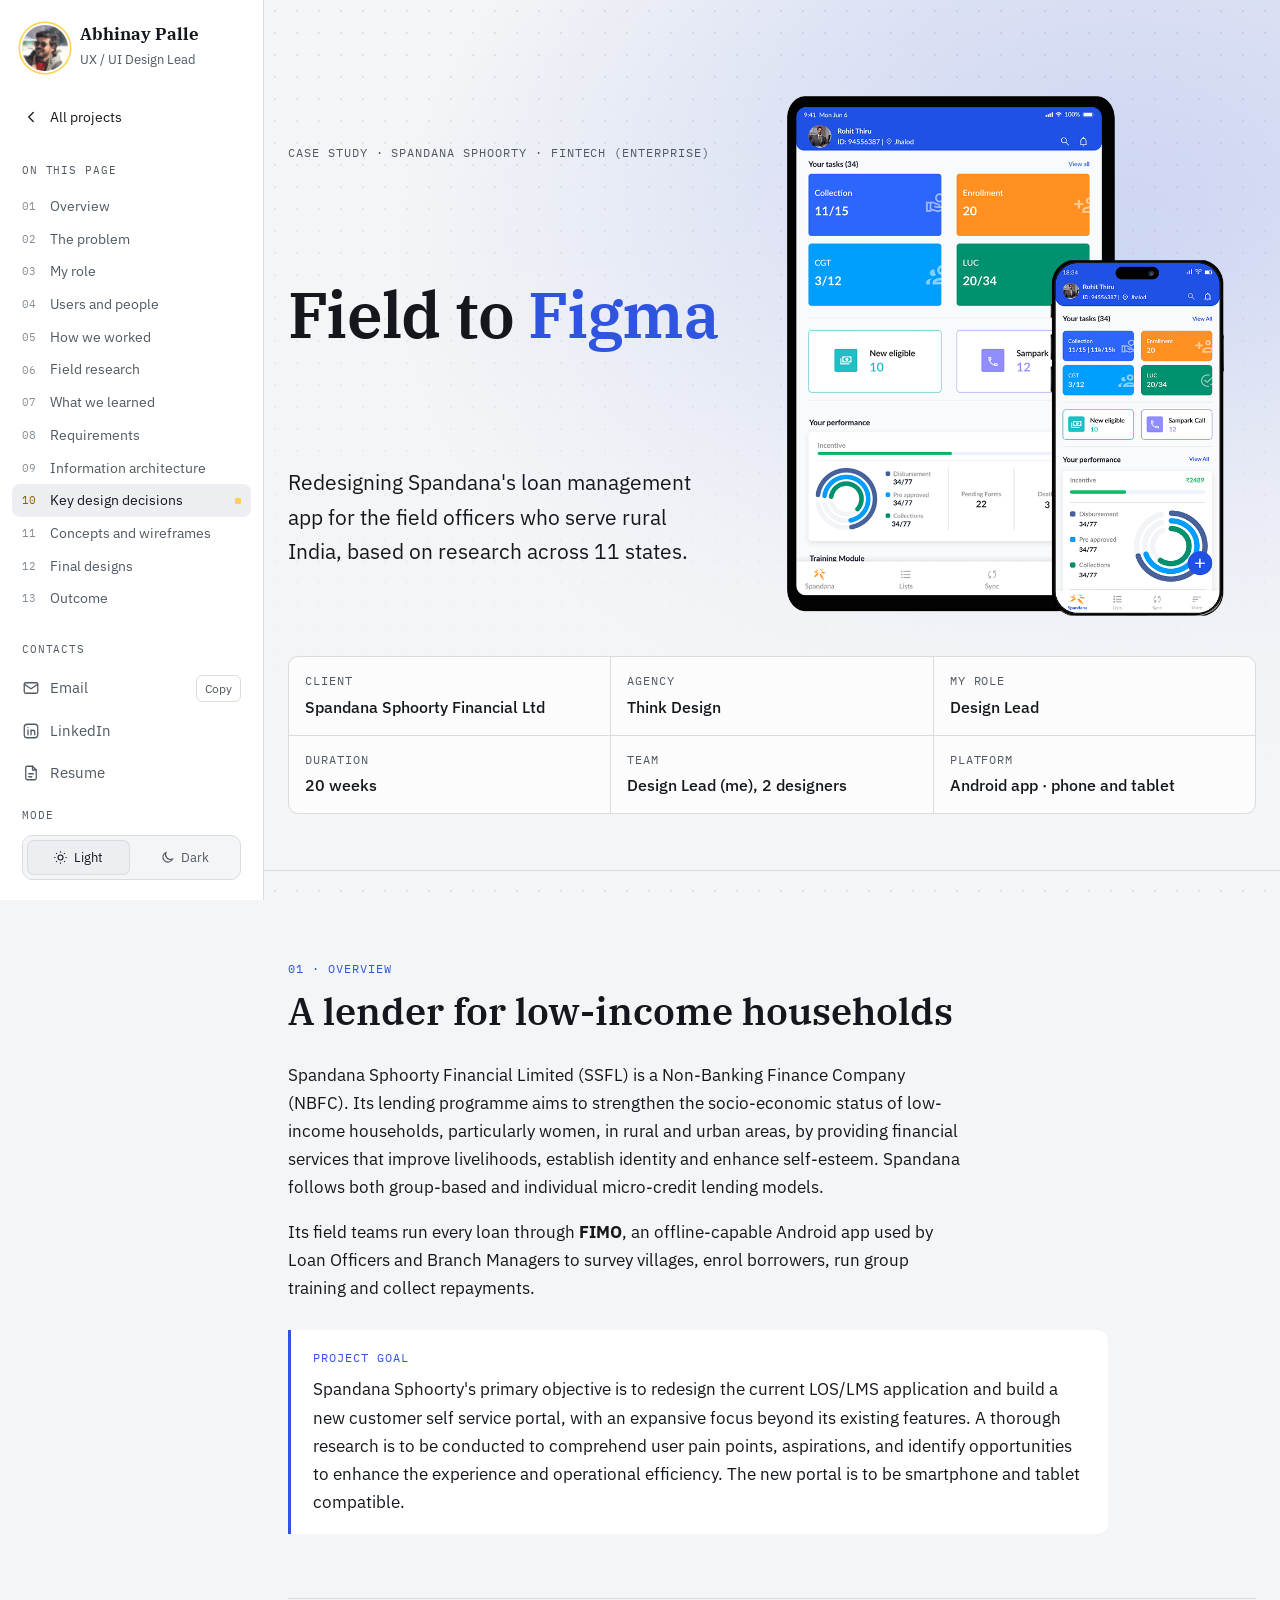
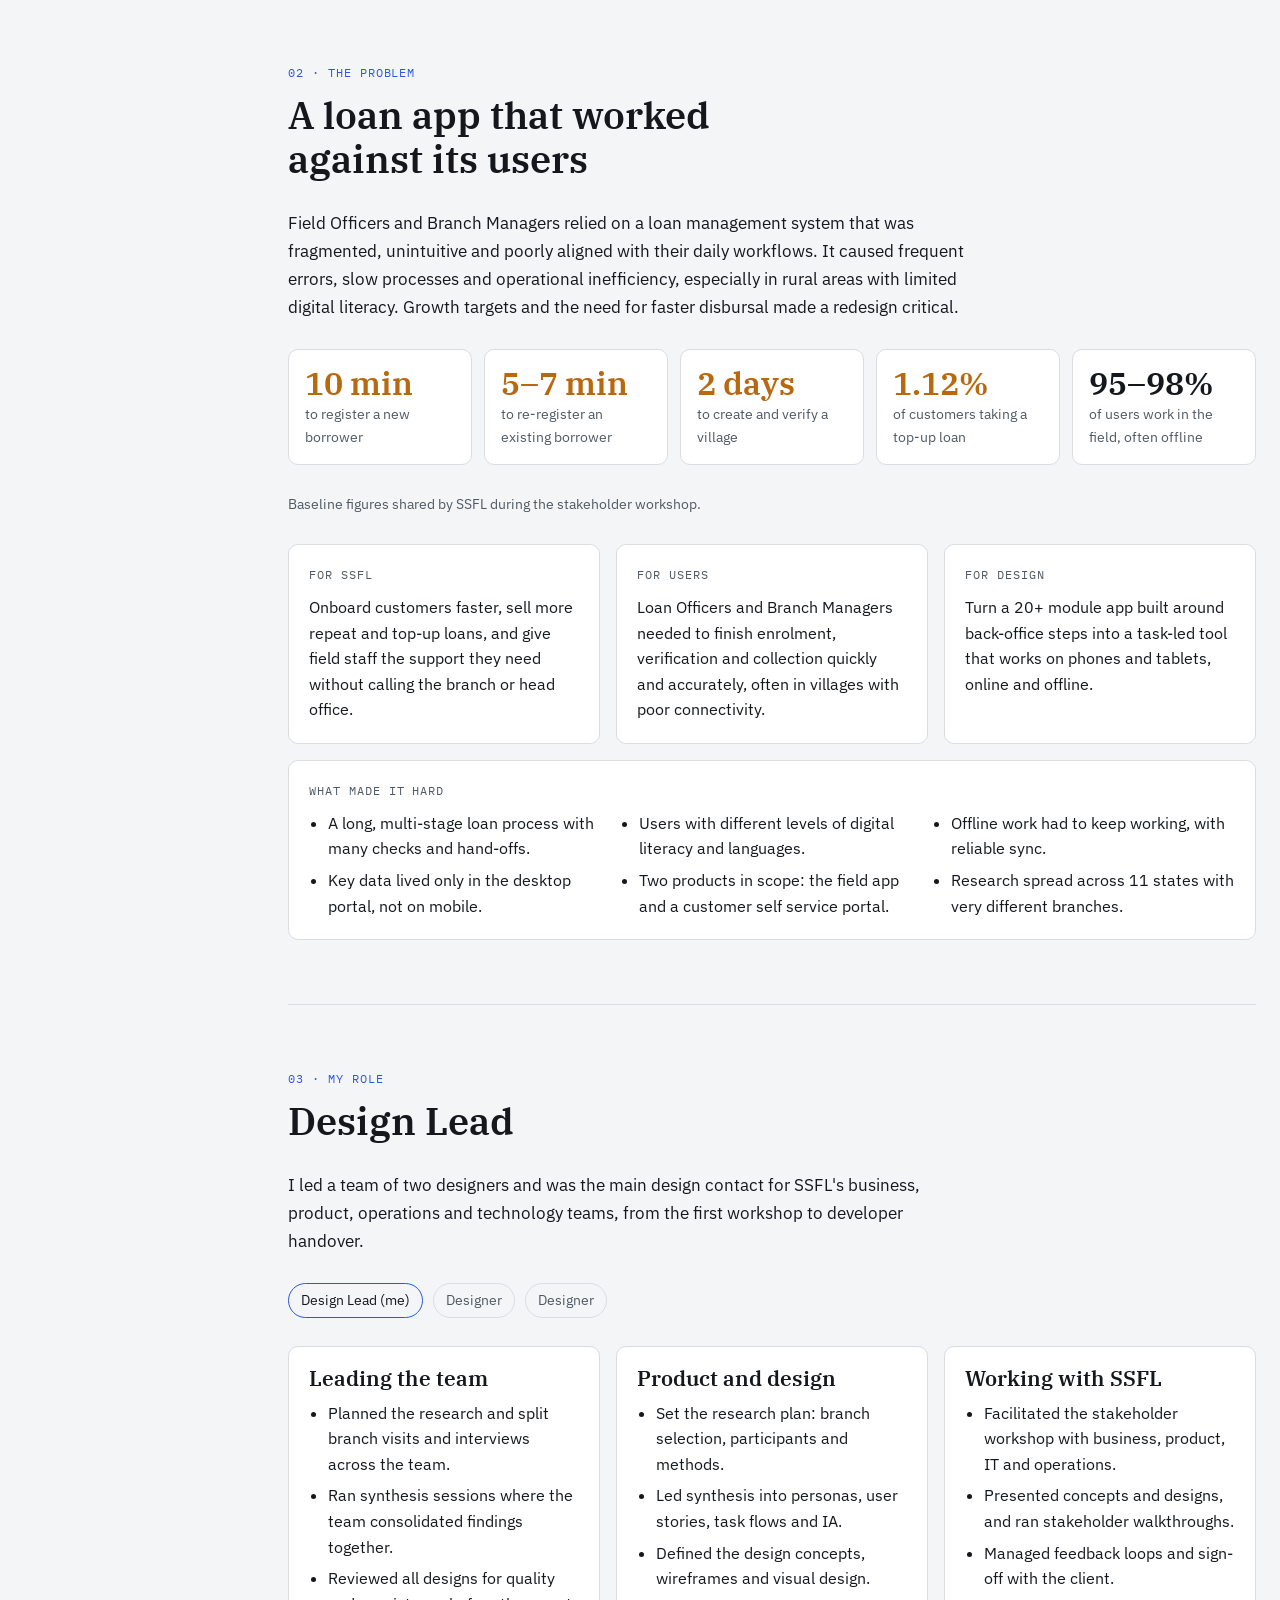
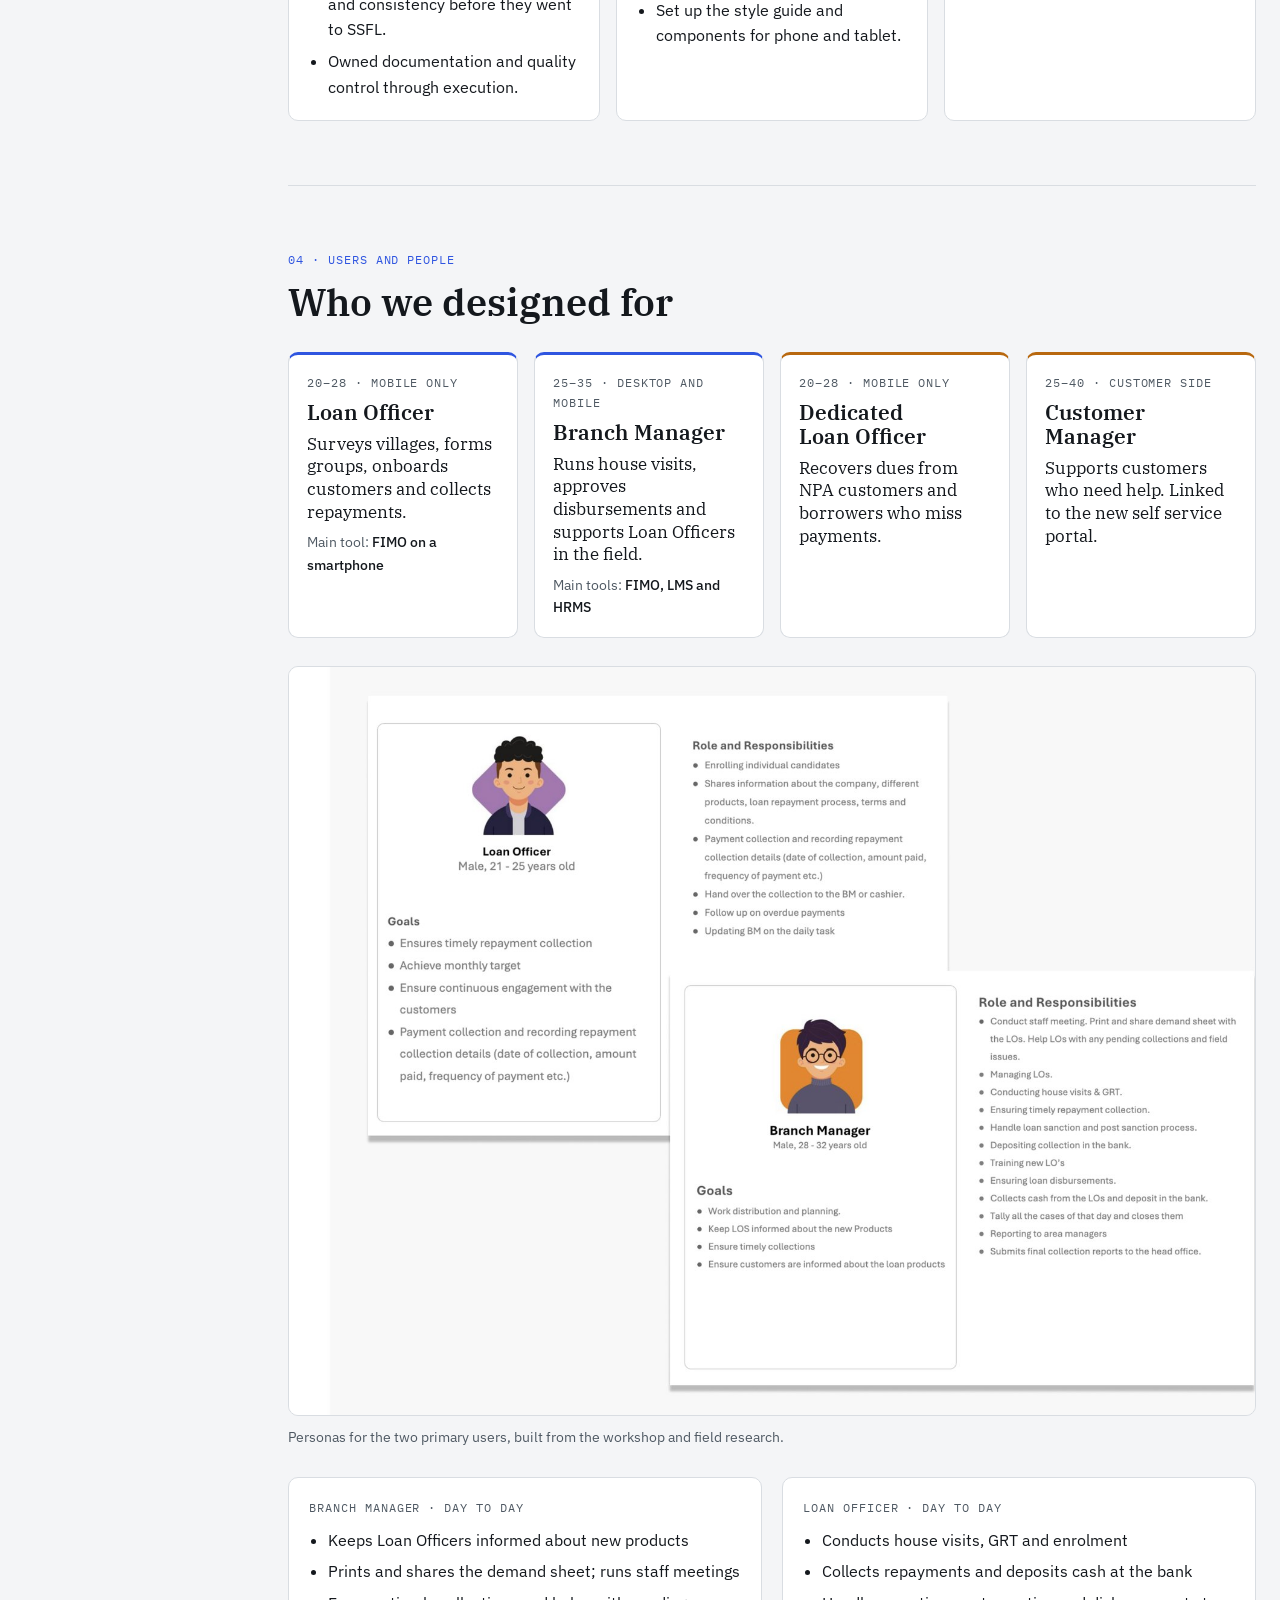
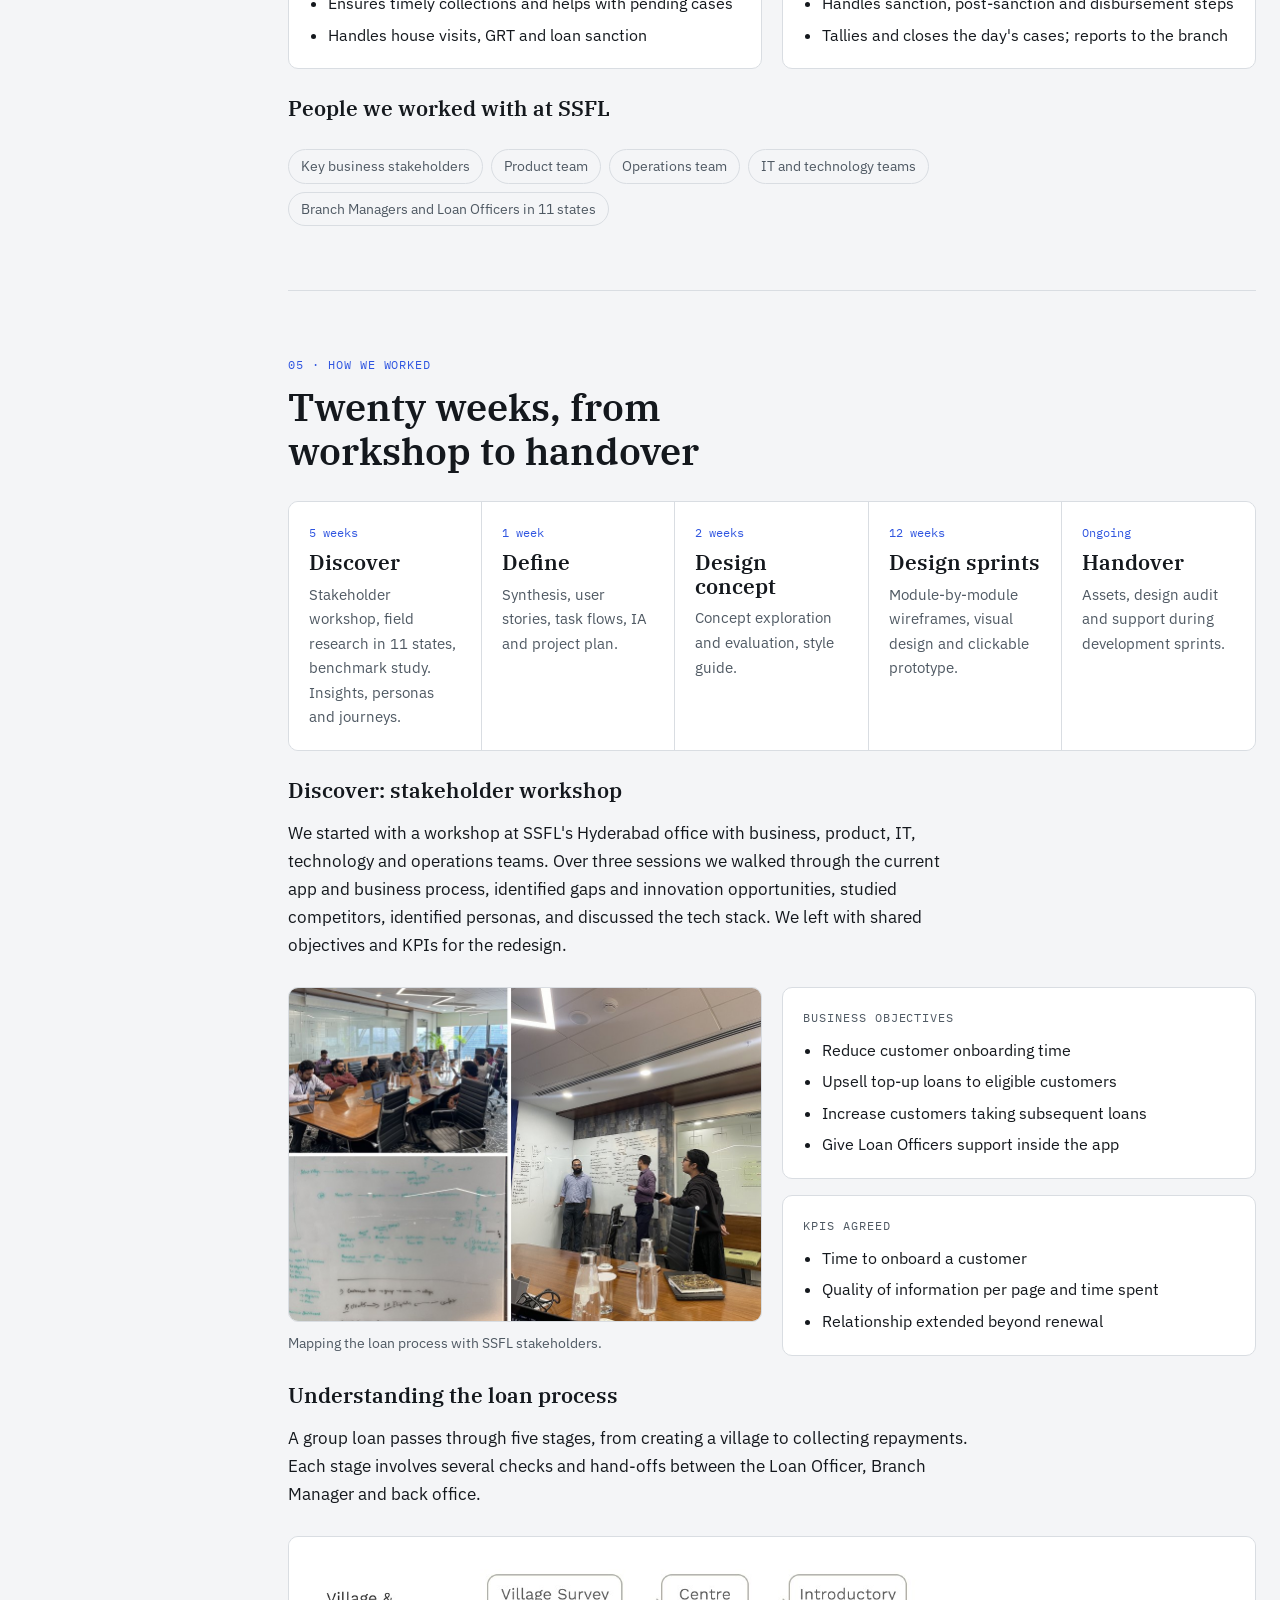
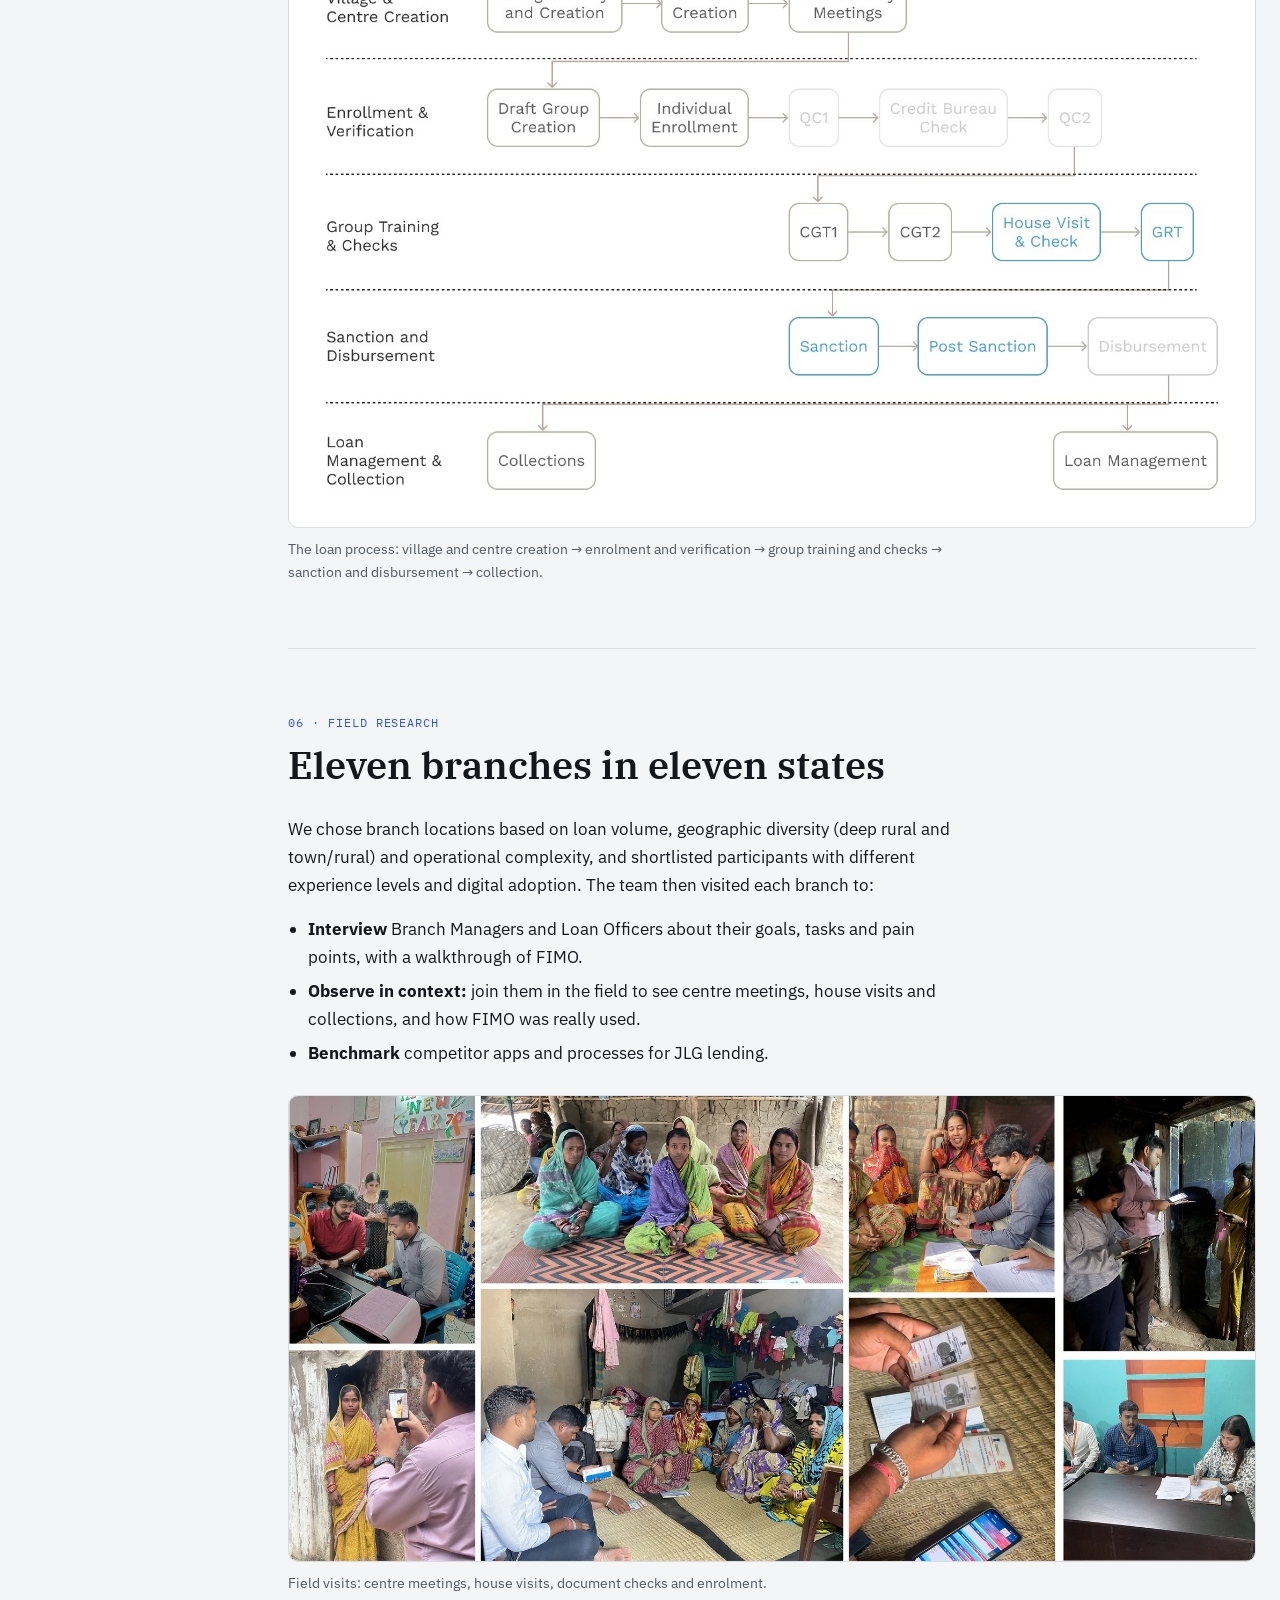
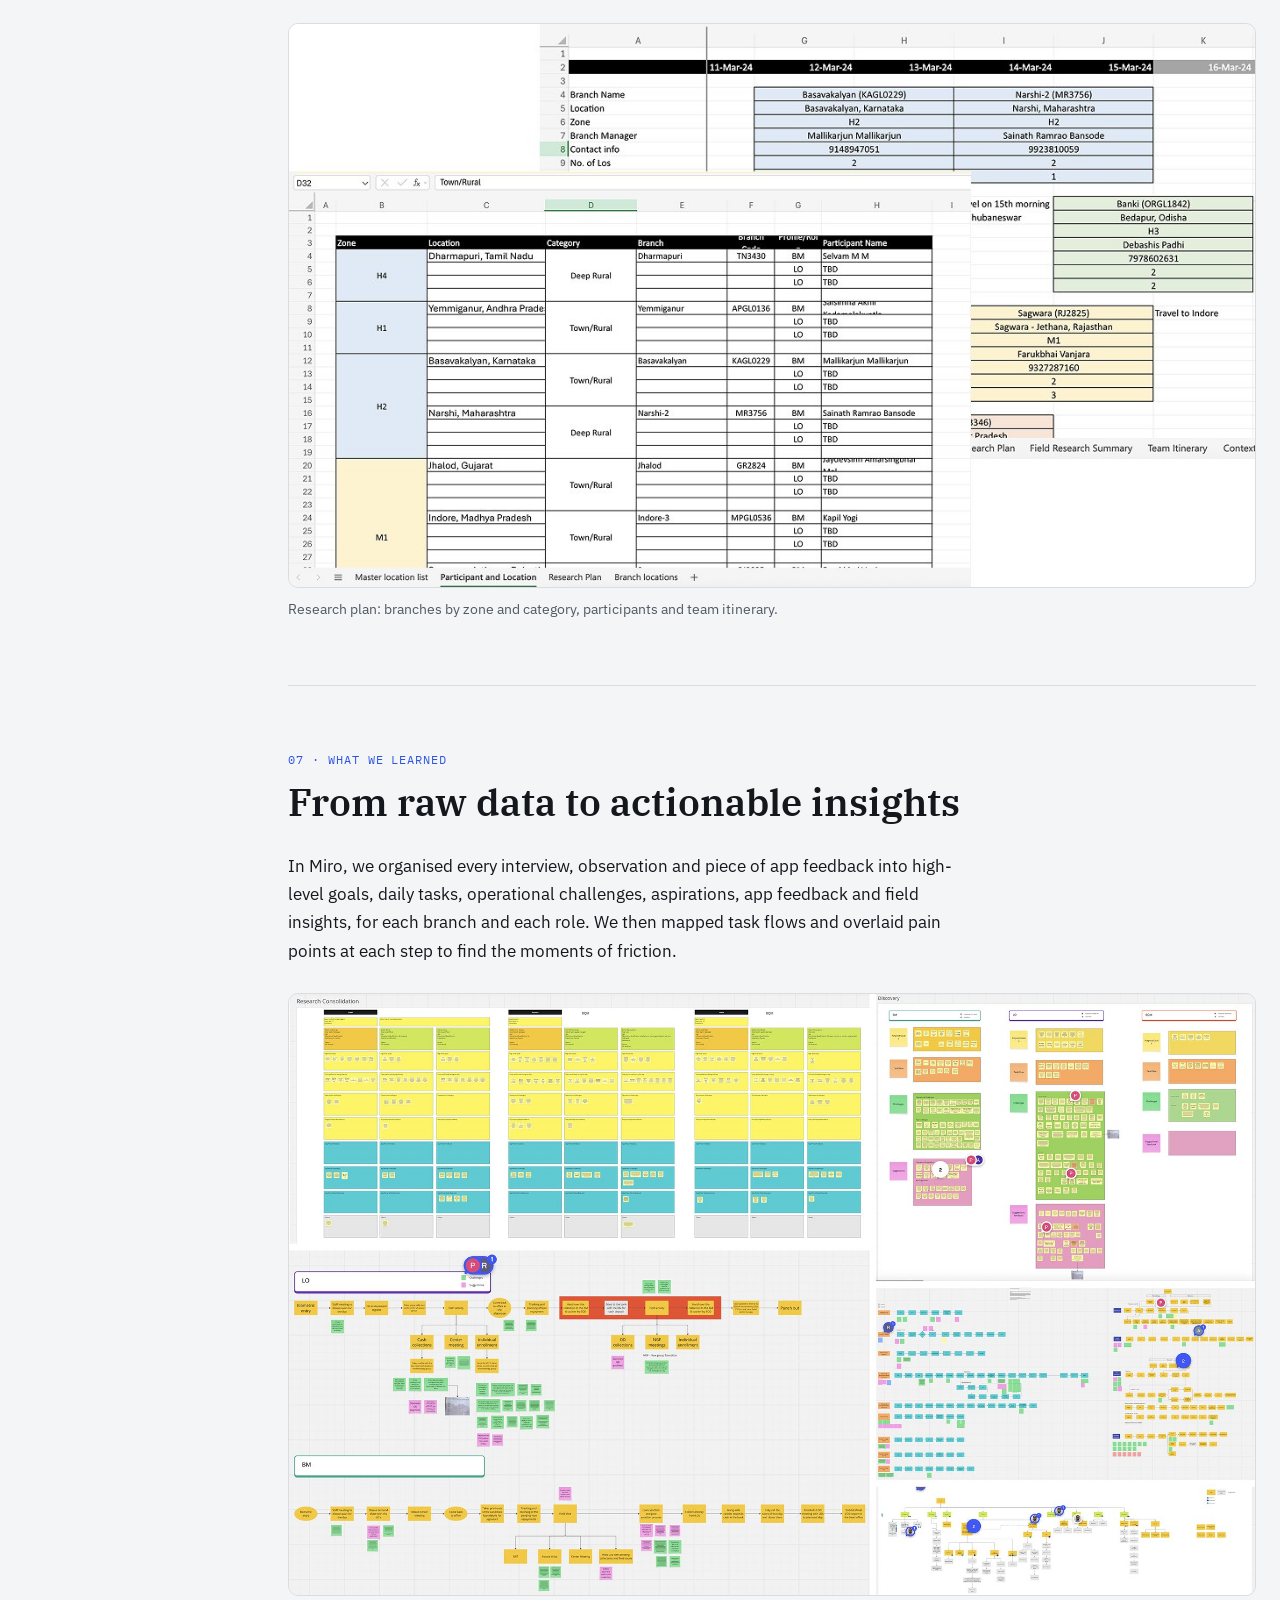
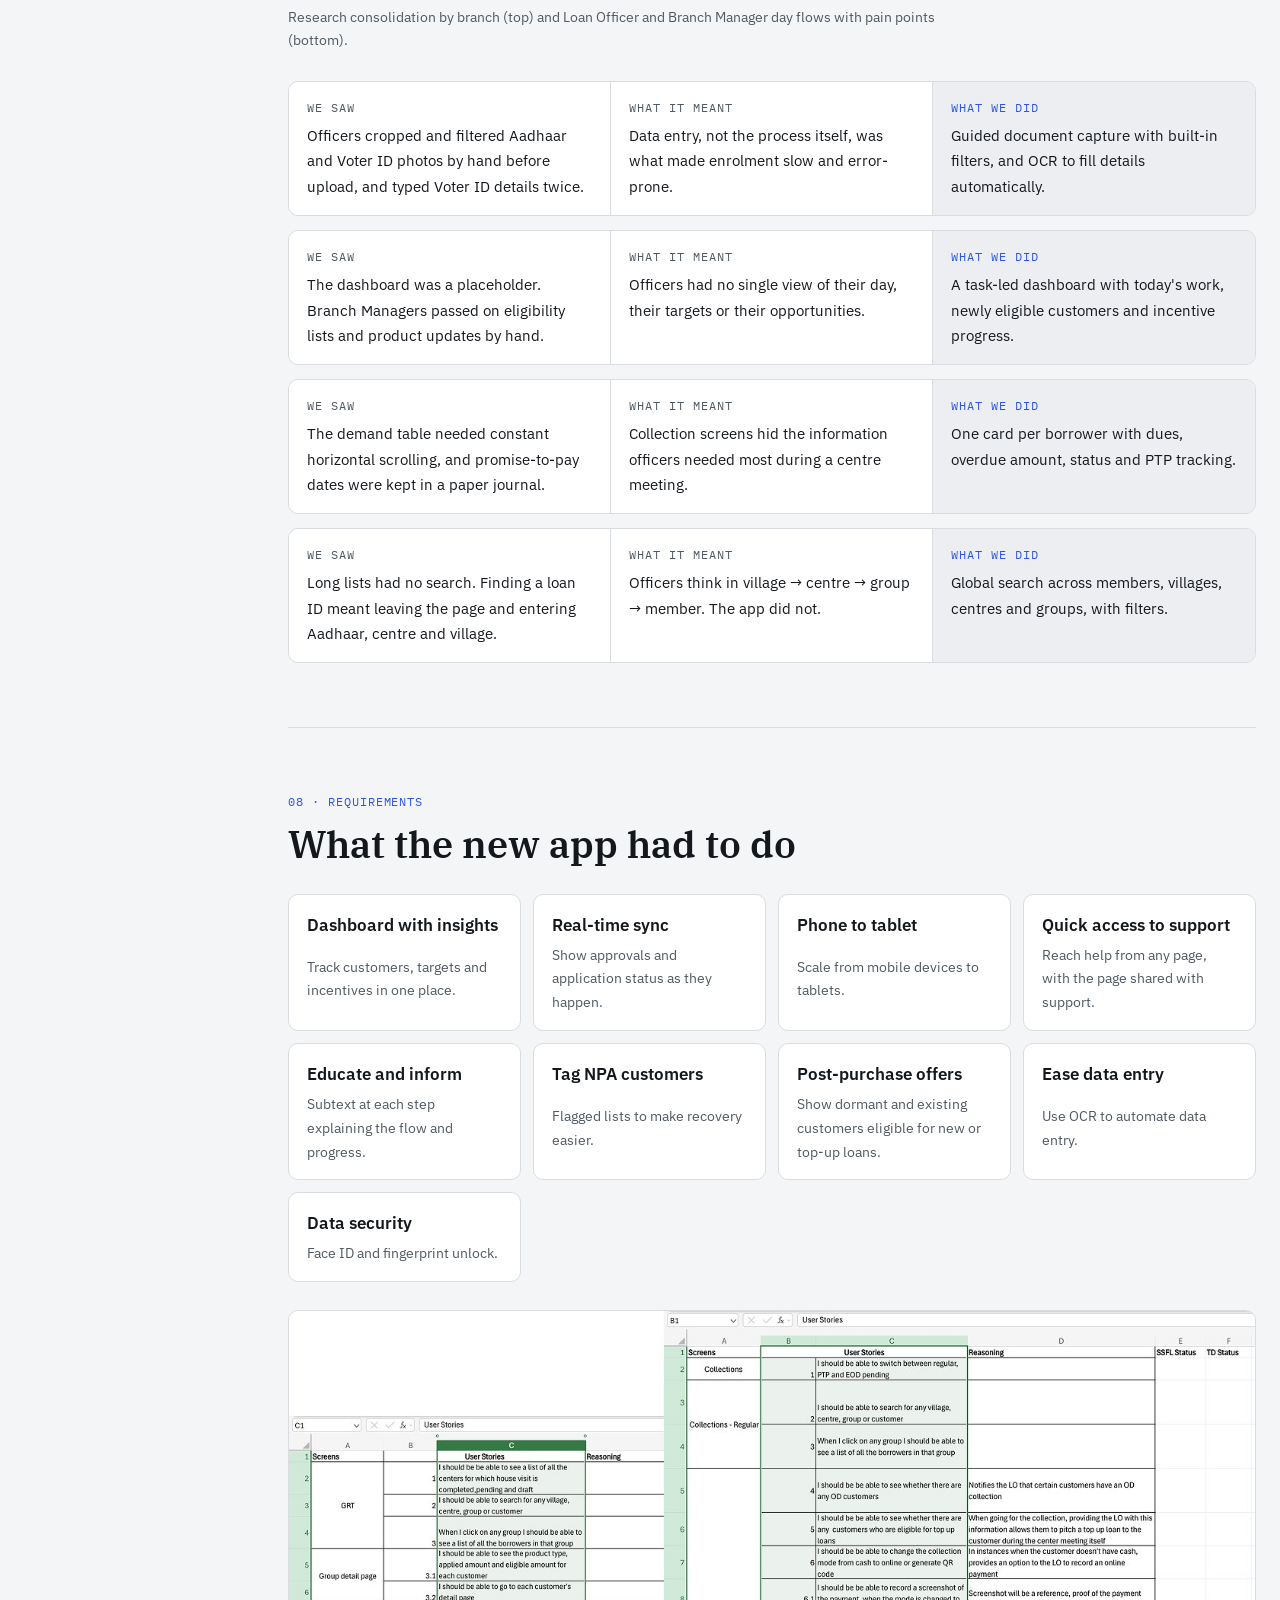
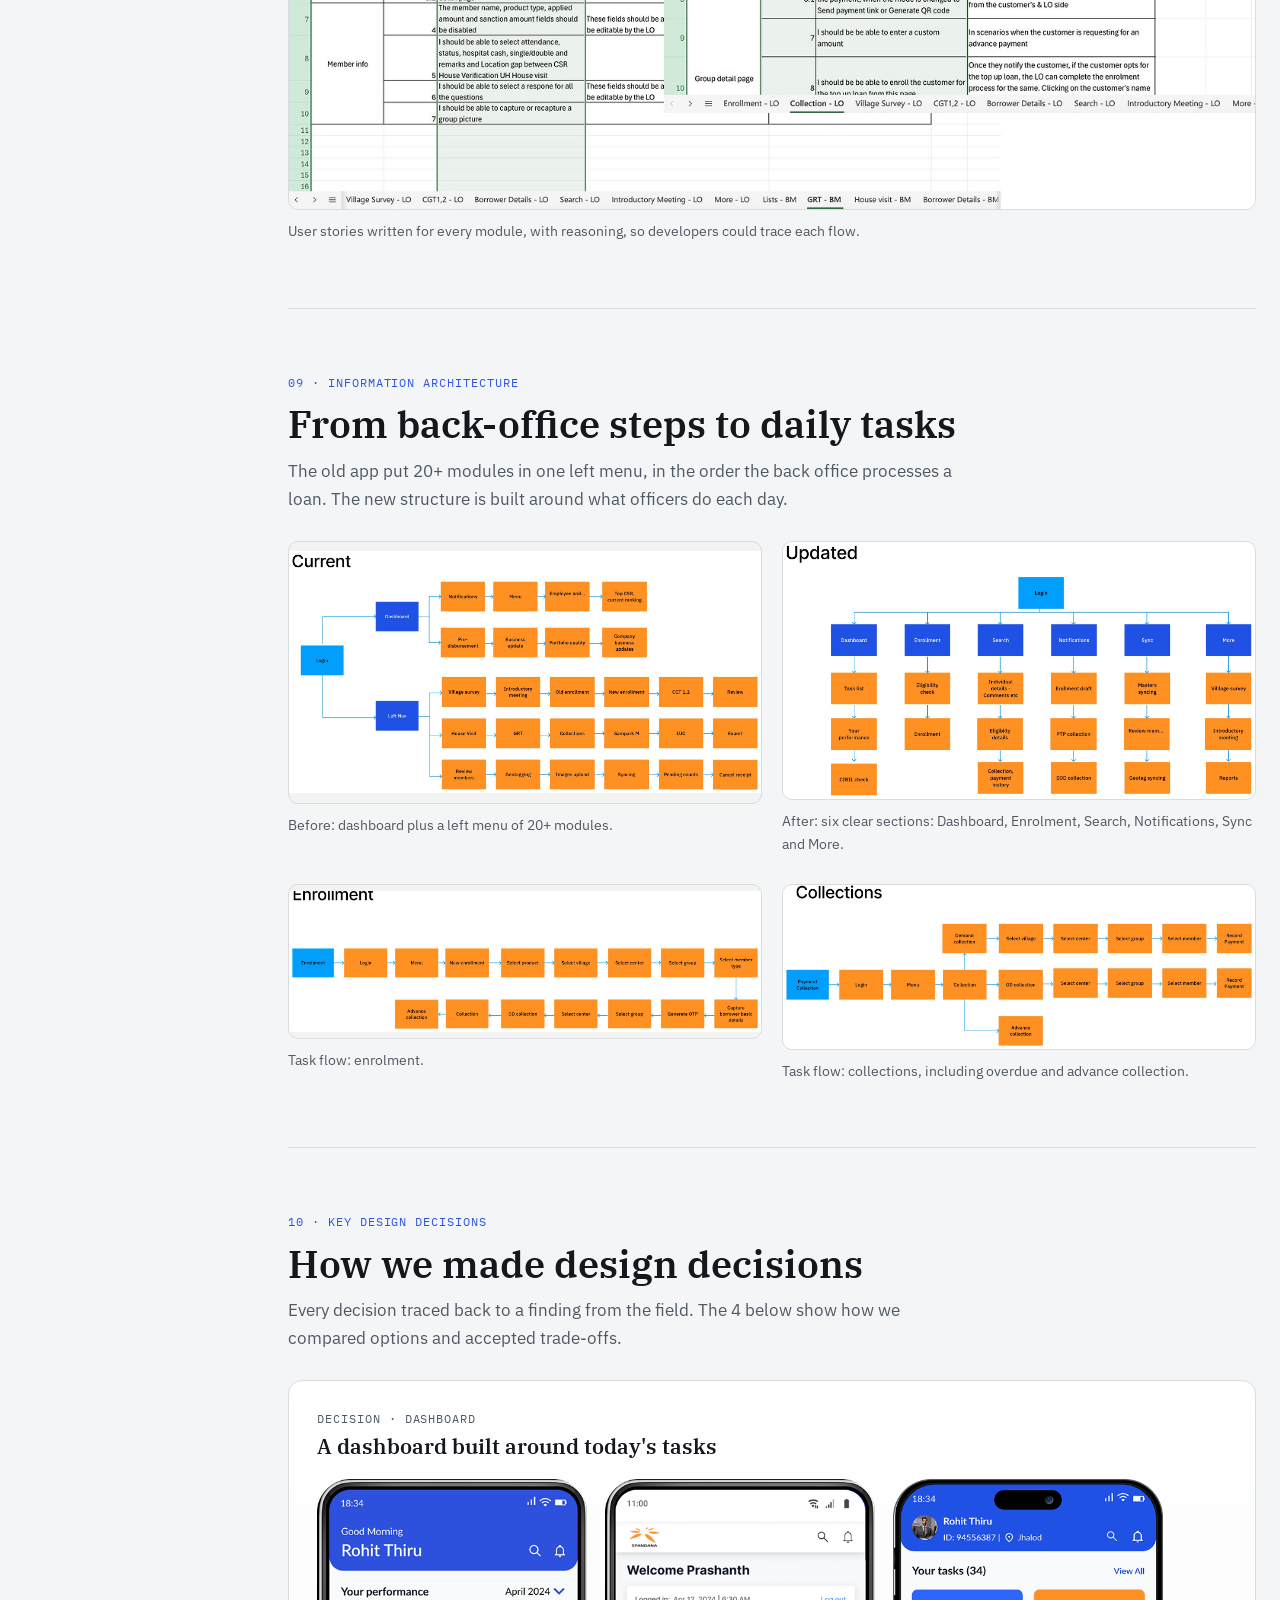
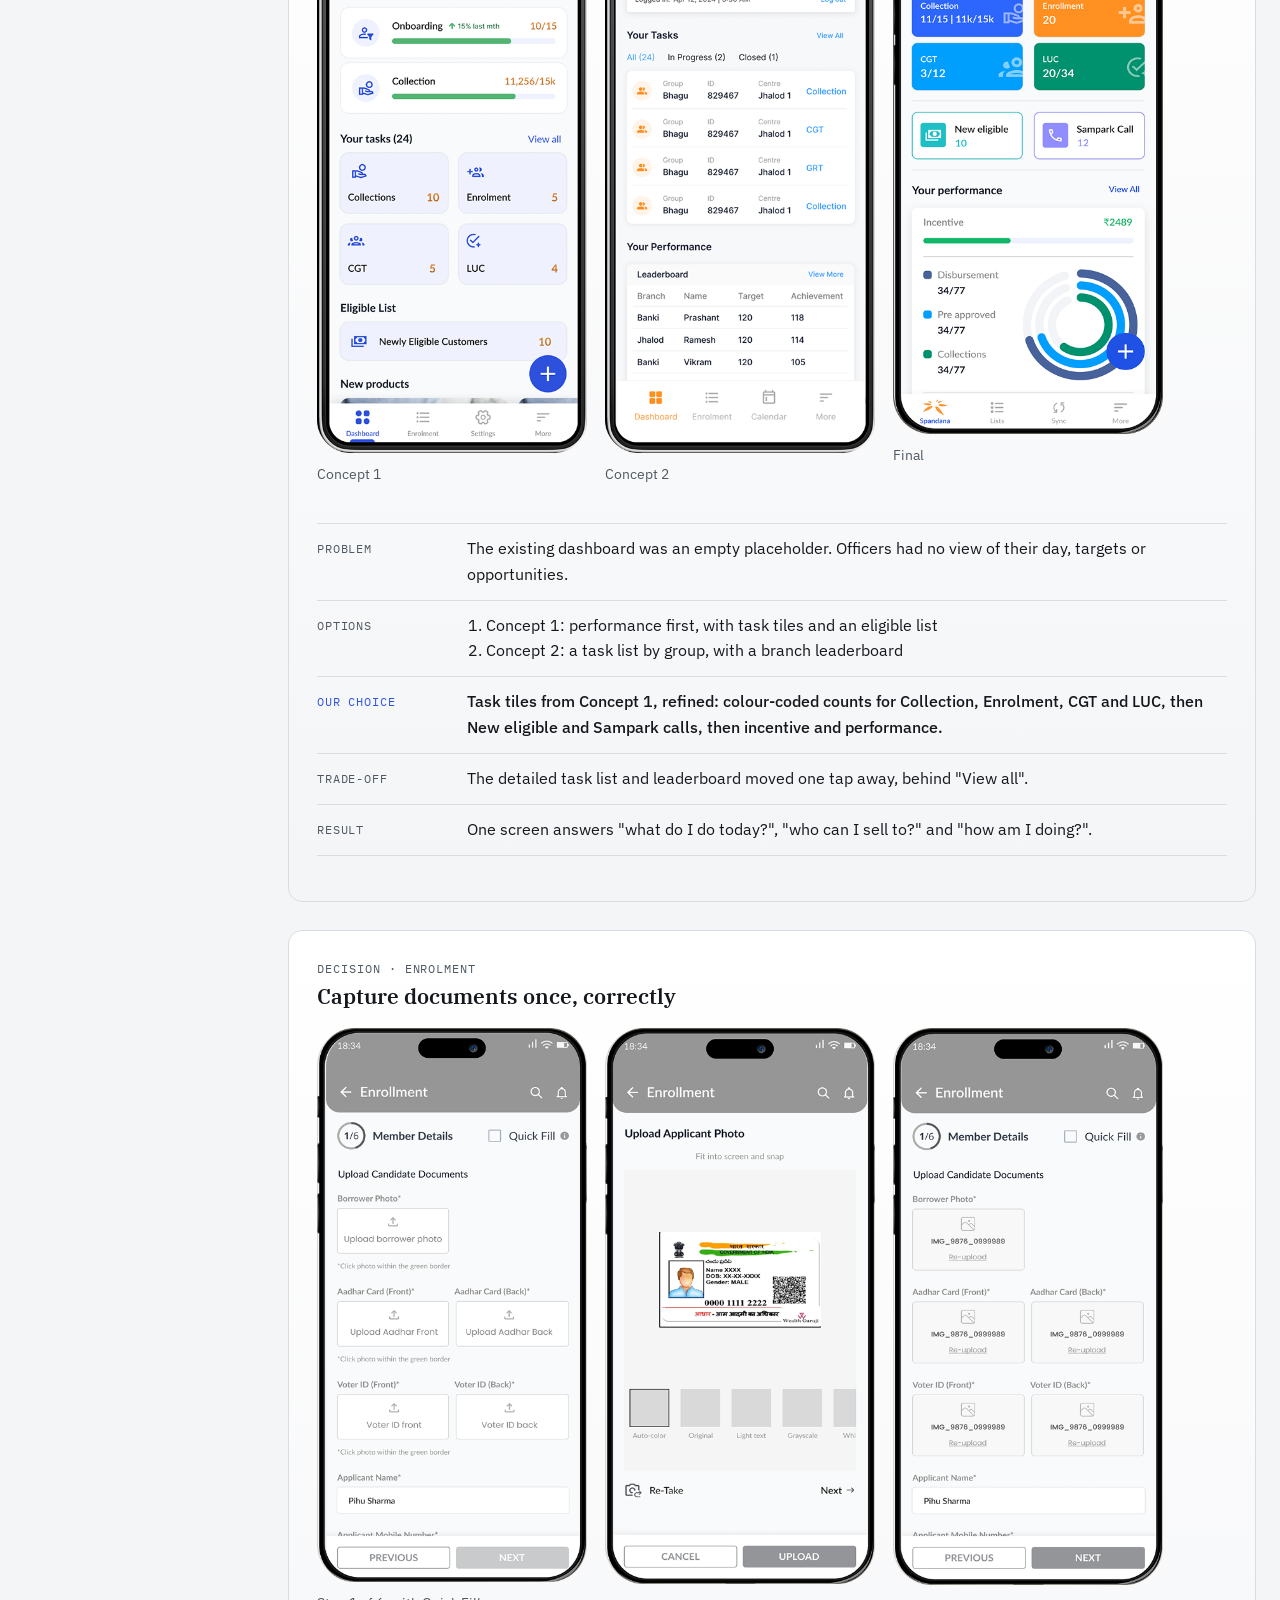
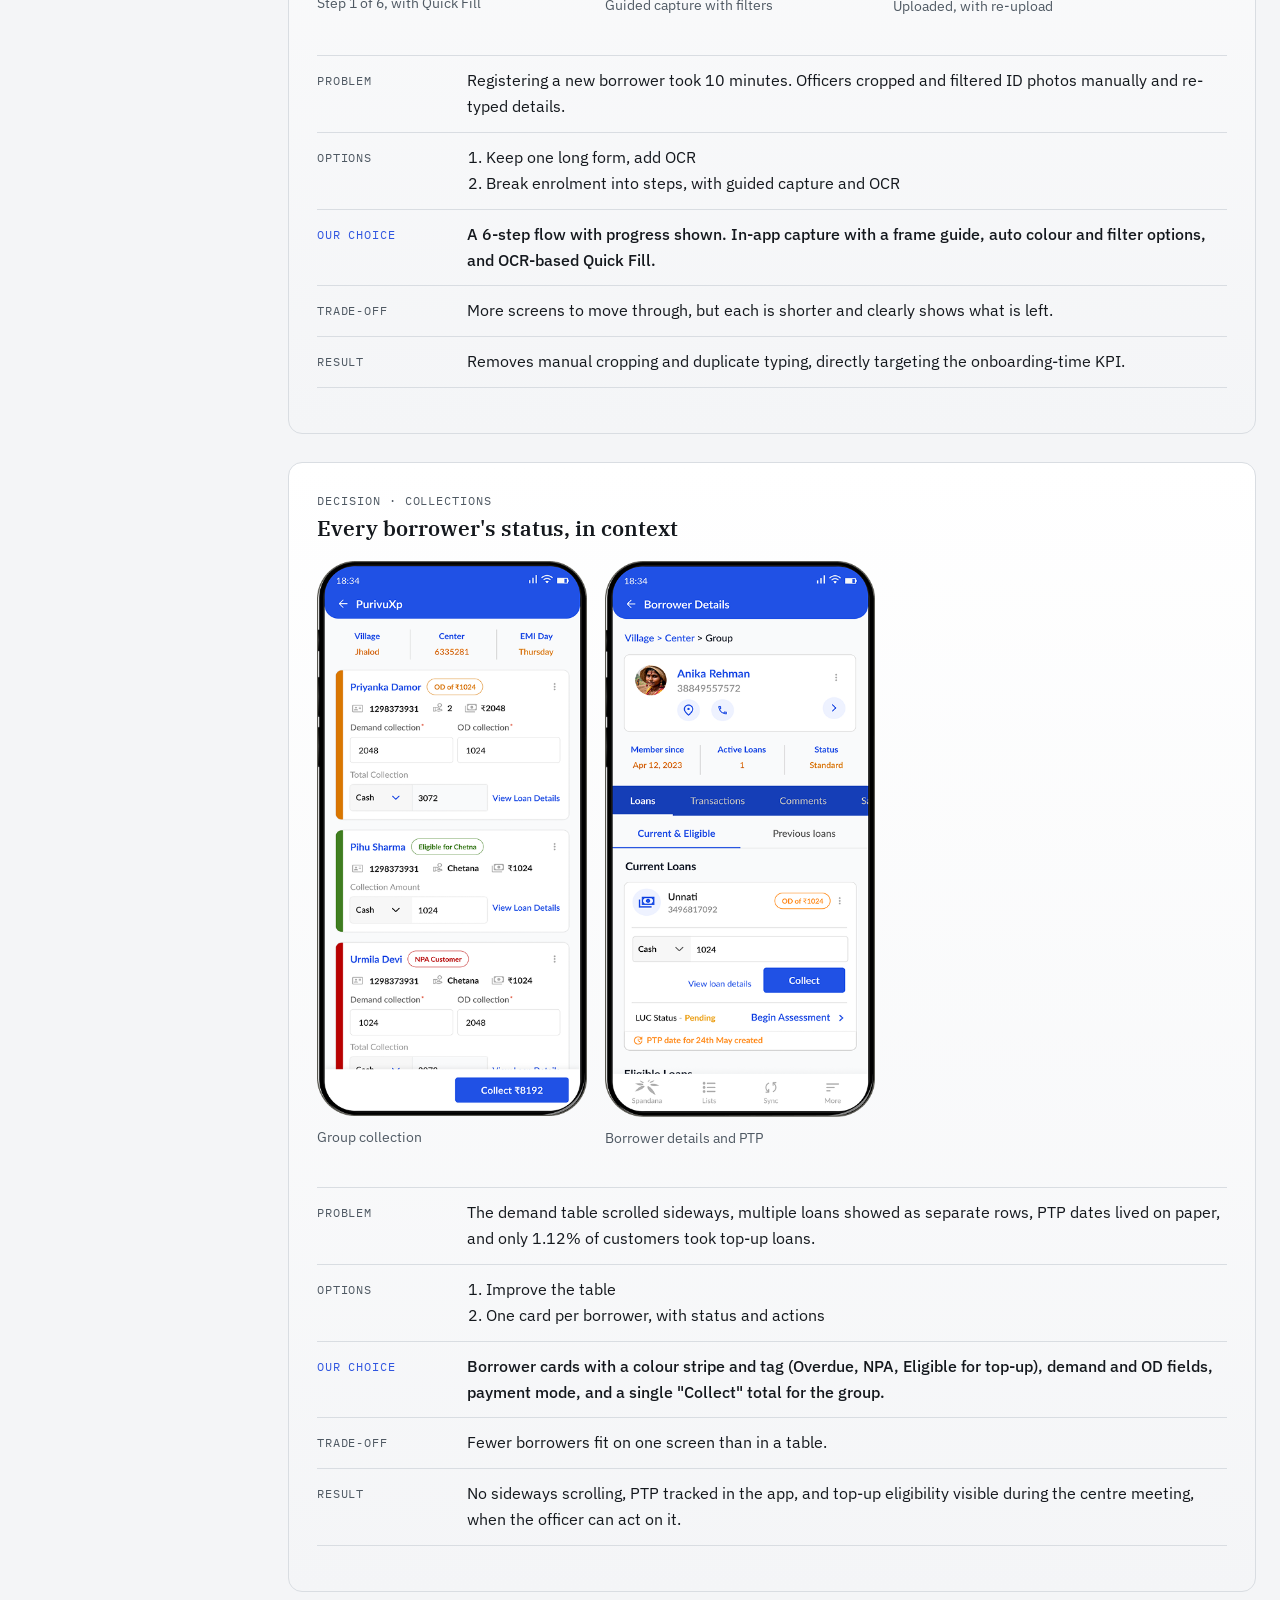
<file: ssfl.html>
<!doctype html>
<html lang="en">
<head>
<meta charset="utf-8">
<meta name="viewport" content="width=device-width, initial-scale=1, viewport-fit=cover">
<title>Field to Figma · SSFL Case Study</title>
<link rel="preconnect" href="https://fonts.googleapis.com">
<link rel="preconnect" href="https://fonts.gstatic.com" crossorigin>
<link rel="stylesheet" href="https://fonts.googleapis.com/css2?family=IBM+Plex+Mono:wght@400;500&family=IBM+Plex+Sans:wght@400;500;600&family=IBM+Plex+Serif:wght@500;600&display=swap">
<link rel="stylesheet" href="style.css">
<script>try{var t=localStorage.getItem('ap-theme');if(t)document.documentElement.setAttribute('data-theme',t)}catch(e){}</script>
<script src="site.js"></script>
</head>
<body class="shell ssfl">
<div id="top"></div>

<aside class="panel" aria-label="Site">
  <a class="p-id" href="index.html"><img src="photo.jpg" alt=""><div><b>Abhinay Palle</b><span>UX / UI Design Lead</span></div></a>
  <div class="p-group"><a class="p-link p-back" href="index.html#projects"><svg viewBox="0 0 24 24"><path d="M15 6l-6 6 6 6"/></svg>All projects</a></div><div class="p-group"><span class="label">On this page</span><nav class="p-nav toc-list" aria-label="Sections"><a href="#overview"><span class="n">01</span>Overview</a><a href="#problem"><span class="n">02</span>The problem</a><a href="#role"><span class="n">03</span>My role</a><a href="#users"><span class="n">04</span>Users and people</a><a href="#process"><span class="n">05</span>How we worked</a><a href="#field"><span class="n">06</span>Field research</a><a href="#insights"><span class="n">07</span>What we learned</a><a href="#requirements"><span class="n">08</span>Requirements</a><a href="#ia"><span class="n">09</span>Information architecture</a><a href="#decisions"><span class="n">10</span>Key design decisions</a><a href="#evolution"><span class="n">11</span>Concepts and wireframes</a><a href="#final"><span class="n">12</span>Final designs</a><a href="#outcome"><span class="n">13</span>Outcome</a></nav></div>
  <div class="p-foot">
    <div class="p-group"><span class="label">Contacts</span>
      <div class="p-mail"><a class="p-link" href="mailto:abhinaypalle@gmail.com"><svg viewBox="0 0 24 24"><rect x="3" y="5" width="18" height="14" rx="2"/><path d="M3 7l9 6 9-6"/></svg><span>abhinaypalle@gmail.com</span></a><button class="copy" type="button" data-copy="abhinaypalle@gmail.com">Copy</button></div>
      <a class="p-link" href="https://www.linkedin.com/in/abhinay-palle-56140580/" target="_blank" rel="noopener"><svg viewBox="0 0 24 24"><rect x="3" y="3" width="18" height="18" rx="4"/><path d="M8 10.5V17M8 7.5v.01M12 17v-3.5a2.5 2.5 0 015 0V17M12 10.5V17"/></svg><span>LinkedIn</span></a>
      <a class="p-link" href="resume.pdf" target="_blank" rel="noopener"><svg viewBox="0 0 24 24"><path d="M14 3H7a2 2 0 00-2 2v14a2 2 0 002 2h10a2 2 0 002-2V8z"/><path d="M14 3v5h5M9 13h6M9 17h4"/></svg><span>Resume</span></a>
    </div>
    <div class="p-group"><span class="label">Mode</span>
      <div class="mode" role="group" aria-label="Colour mode"><button type="button" data-mode="light" aria-pressed="false"><svg viewBox="0 0 24 24"><circle cx="12" cy="12" r="4"/><path d="M12 2v2M12 20v2M4.9 4.9l1.4 1.4M17.7 17.7l1.4 1.4M2 12h2M20 12h2M4.9 19.1l1.4-1.4M17.7 6.3l1.4-1.4"/></svg>Light</button><button type="button" data-mode="dark" aria-pressed="false"><svg viewBox="0 0 24 24"><path d="M20 14.5A8 8 0 019.5 4a8 8 0 1010.5 10.5z"/></svg>Dark</button></div>
    </div>
  </div>
</aside>
<div class="scrim"></div>
<div class="mbar"><a class="p-id" href="index.html"><img src="photo.jpg" alt=""><div><b>Abhinay Palle</b><span>UX / UI Design Lead</span></div></a><button class="icon-btn" type="button" data-menu aria-label="Open menu"><svg viewBox="0 0 24 24"><path d="M4 7h16M4 12h16M4 17h10"/></svg></button></div>

<section class="hero etv-hero ssfl-hero">
  <div class="in">
    <span class="label">Case study · Spandana Sphoorty · Fintech (enterprise)</span>
    <h1>Field to <span class="solar">Figma</span></h1>
    <p class="sub">Redesigning Spandana's loan management app for the field officers who serve rural India, based on research across 11 states.</p>
    <img class="hero-phones" src="ssfl/hero.png" alt="Redesigned SSFL app dashboard on tablet and phone">
    <div class="meta">
      <div><span class="label">Client</span><b>Spandana Sphoorty Financial Ltd</b></div>
      <div><span class="label">Agency</span><b>Think Design</b></div>
      <div><span class="label">My role</span><b>Design Lead</b></div>
      <div><span class="label">Duration</span><b>20 weeks</b></div>
      <div><span class="label">Team</span><b>Design Lead (me), 2 designers</b></div>
      <div><span class="label">Platform</span><b>Android app · phone and tablet</b></div>
    </div>
  </div>
</section>

<div class="page">
  <nav class="toc" aria-label="Sections">
    <span class="label">On this page</span>
    <ol>
      <li><a href="#overview">Overview</a></li>
      <li><a href="#problem">The problem</a></li>
      <li><a href="#role">My role</a></li>
      <li><a href="#users">Users and people</a></li>
      <li><a href="#process">How we worked</a></li>
      <li><a href="#field">Field research</a></li>
      <li><a href="#insights">What we learned</a></li>
      <li><a href="#requirements">Requirements</a></li>
      <li><a href="#ia">Information architecture</a></li>
      <li><a href="#decisions">Key design decisions</a></li>
      <li><a href="#evolution">Concepts and wireframes</a></li>
      <li><a href="#final">Final designs</a></li>
      <li><a href="#outcome">Outcome</a></li>
    </ol>
  </nav>

<main>

  <!-- 01 -->
  <section class="s" id="overview">
    <div class="head"><span class="label">01 · Overview</span><h2>A lender for low-income households</h2></div>
    <div class="prose">
      <p>Spandana Sphoorty Financial Limited (SSFL) is a Non-Banking Finance Company (NBFC). Its lending programme aims to strengthen the socio-economic status of low-income households, particularly women, in rural and urban areas, by providing financial services that improve livelihoods, establish identity and enhance self-esteem. Spandana follows both group-based and individual micro-credit lending models.</p>
      <p>Its field teams run every loan through <b>FIMO</b>, an offline-capable Android app used by Loan Officers and Branch Managers to survey villages, enrol borrowers, run group training and collect repayments.</p>
    </div>
    <div class="callout">
      <span class="label solar">Project goal</span>
      <p>Spandana Sphoorty's primary objective is to redesign the current LOS/LMS application and build a new customer self service portal, with an expansive focus beyond its existing features. A thorough research is to be conducted to comprehend user pain points, aspirations, and identify opportunities to enhance the experience and operational efficiency. The new portal is to be smartphone and tablet compatible.</p>
    </div>
  </section>

  <!-- 02 -->
  <section class="s" id="problem">
    <div class="head"><span class="label">02 · The problem</span><h2>A loan app that worked against its users</h2></div>
    <div class="prose"><p>Field Officers and Branch Managers relied on a loan management system that was fragmented, unintuitive and poorly aligned with their daily workflows. It caused frequent errors, slow processes and operational inefficiency, especially in rural areas with limited digital literacy. Growth targets and the need for faster disbursal made a redesign critical.</p></div>
    <div class="stats">
      <div class="stat warn"><b>10 min</b><span>to register a new borrower</span></div>
      <div class="stat warn"><b>5–7 min</b><span>to re-register an existing borrower</span></div>
      <div class="stat warn"><b>2 days</b><span>to create and verify a village</span></div>
      <div class="stat warn"><b>1.12%</b><span>of customers taking a top-up loan</span></div>
      <div class="stat"><b>95–98%</b><span>of users work in the field, often offline</span></div>
    </div>
    <p class="muted" style="font-size:.88rem">Baseline figures shared by SSFL during the stakeholder workshop.</p>
    <div class="cards">
      <div class="card"><span class="label">For SSFL</span><p>Onboard customers faster, sell more repeat and top-up loans, and give field staff the support they need without calling the branch or head office.</p></div>
      <div class="card"><span class="label">For users</span><p>Loan Officers and Branch Managers needed to finish enrolment, verification and collection quickly and accurately, often in villages with poor connectivity.</p></div>
      <div class="card"><span class="label">For design</span><p>Turn a 20+ module app built around back-office steps into a task-led tool that works on phones and tablets, online and offline.</p></div>
      <div class="card hard"><span class="label">What made it hard</span>
        <ul>
          <li>A long, multi-stage loan process with many checks and hand-offs.</li>
          <li>Users with different levels of digital literacy and languages.</li>
          <li>Offline work had to keep working, with reliable sync.</li>
          <li>Key data lived only in the desktop portal, not on mobile.</li>
          <li>Two products in scope: the field app and a customer self service portal.</li>
          <li>Research spread across 11 states with very different branches.</li>
        </ul>
      </div>
    </div>
  </section>

  <!-- 03 -->
  <section class="s" id="role">
    <div class="head"><span class="label">03 · My role</span><h2>Design Lead</h2></div>
    <div class="prose"><p>I led a team of two designers and was the main design contact for SSFL's business, product, operations and technology teams, from the first workshop to developer handover.</p></div>
    <div class="role-intro">
      <span class="chip me">Design Lead (me)</span>
      <span class="chip">Designer</span>
      <span class="chip">Designer</span>
    </div>
    <div class="cards">
      <div class="card"><h3>Leading the team</h3>
        <ul>
          <li>Planned the research and split branch visits and interviews across the team.</li>
          <li>Ran synthesis sessions where the team consolidated findings together.</li>
          <li>Reviewed all designs for quality and consistency before they went to SSFL.</li>
          <li>Owned documentation and quality control through execution.</li>
        </ul>
      </div>
      <div class="card"><h3>Product and design</h3>
        <ul>
          <li>Set the research plan: branch selection, participants and methods.</li>
          <li>Led synthesis into personas, user stories, task flows and IA.</li>
          <li>Defined the design concepts, wireframes and visual design.</li>
          <li>Set up the style guide and components for phone and tablet.</li>
        </ul>
      </div>
      <div class="card"><h3>Working with SSFL</h3>
        <ul>
          <li>Facilitated the stakeholder workshop with business, product, IT and operations.</li>
          <li>Presented concepts and designs, and ran stakeholder walkthroughs.</li>
          <li>Managed feedback loops and sign-off with the client.</li>
        </ul>
      </div>
    </div>
  </section>

  <!-- 04 -->
  <section class="s" id="users">
    <div class="head"><span class="label">04 · Users and people</span><h2>Who we designed for</h2></div>
    <div class="personas">
      <div class="persona"><span class="label">20–28 · Mobile only</span><h3>Loan Officer</h3><p class="q">Surveys villages, forms groups, onboards customers and collects repayments.</p><p class="start">Main tool: <b>FIMO on a smartphone</b></p></div>
      <div class="persona"><span class="label">25–35 · Desktop and mobile</span><h3>Branch Manager</h3><p class="q">Runs house visits, approves disbursements and supports Loan Officers in the field.</p><p class="start">Main tools: <b>FIMO, LMS and HRMS</b></p></div>
      <div class="persona roc"><span class="label">20–28 · Mobile only</span><h3>Dedicated Loan Officer</h3><p class="q">Recovers dues from NPA customers and borrowers who miss payments.</p></div>
      <div class="persona roc"><span class="label">25–40 · Customer side</span><h3>Customer Manager</h3><p class="q">Supports customers who need help. Linked to the new self service portal.</p></div>
    </div>
    <figure><button class="frame light" type="button"><img src="ssfl/personas.jpg" alt="Loan Officer and Branch Manager persona cards with goals and responsibilities"></button><figcaption>Personas for the two primary users, built from the workshop and field research.</figcaption></figure>
    <div class="row2">
      <div class="card"><span class="label">Branch Manager · Day to day</span>
        <ul>
          <li>Keeps Loan Officers informed about new products</li>
          <li>Prints and shares the demand sheet; runs staff meetings</li>
          <li>Ensures timely collections and helps with pending cases</li>
          <li>Handles house visits, GRT and loan sanction</li>
        </ul>
      </div>
      <div class="card"><span class="label">Loan Officer · Day to day</span>
        <ul>
          <li>Conducts house visits, GRT and enrolment</li>
          <li>Collects repayments and deposits cash at the bank</li>
          <li>Handles sanction, post-sanction and disbursement steps</li>
          <li>Tallies and closes the day's cases; reports to the branch</li>
        </ul>
      </div>
    </div>
    <div class="prose"><h3>People we worked with at SSFL</h3></div>
    <div class="people">
      <span class="chip">Key business stakeholders</span>
      <span class="chip">Product team</span>
      <span class="chip">Operations team</span>
      <span class="chip">IT and technology teams</span>
      <span class="chip">Branch Managers and Loan Officers in 11 states</span>
    </div>
  </section>

  <!-- 05 -->
  <section class="s" id="process">
    <div class="head"><span class="label">05 · How we worked</span><h2>Twenty weeks, from workshop to handover</h2></div>
    <div class="phases" style="grid-template-columns: repeat(auto-fit, minmax(170px, 1fr));">
      <div class="phase"><span class="n">5 weeks</span><h3>Discover</h3><p>Stakeholder workshop, field research in 11 states, benchmark study. Insights, personas and journeys.</p></div>
      <div class="phase"><span class="n">1 week</span><h3>Define</h3><p>Synthesis, user stories, task flows, IA and project plan.</p></div>
      <div class="phase"><span class="n">2 weeks</span><h3>Design concept</h3><p>Concept exploration and evaluation, style guide.</p></div>
      <div class="phase"><span class="n">12 weeks</span><h3>Design sprints</h3><p>Module-by-module wireframes, visual design and clickable prototype.</p></div>
      <div class="phase"><span class="n">Ongoing</span><h3>Handover</h3><p>Assets, design audit and support during development sprints.</p></div>
    </div>

    <div class="prose">
      <h3>Discover: stakeholder workshop</h3>
      <p>We started with a workshop at SSFL's Hyderabad office with business, product, IT, technology and operations teams. Over three sessions we walked through the current app and business process, identified gaps and innovation opportunities, studied competitors, identified personas, and discussed the tech stack. We left with shared objectives and KPIs for the redesign.</p>
    </div>
    <div class="row2">
      <figure><button class="frame" type="button"><img src="ssfl/workshop.jpg" alt="Stakeholder workshop at the SSFL office"></button><figcaption>Mapping the loan process with SSFL stakeholders.</figcaption></figure>
      <div class="cards" style="grid-template-columns:1fr">
        <div class="card"><span class="label">Business objectives</span><ul><li>Reduce customer onboarding time</li><li>Upsell top-up loans to eligible customers</li><li>Increase customers taking subsequent loans</li><li>Give Loan Officers support inside the app</li></ul></div>
        <div class="card"><span class="label">KPIs agreed</span><ul><li>Time to onboard a customer</li><li>Quality of information per page and time spent</li><li>Relationship extended beyond renewal</li></ul></div>
      </div>
    </div>

    <div class="prose"><h3>Understanding the loan process</h3><p>A group loan passes through five stages, from creating a village to collecting repayments. Each stage involves several checks and hand-offs between the Loan Officer, Branch Manager and back office.</p></div>
    <figure><button class="frame light" type="button"><img src="ssfl/process.jpg?v=2" alt="Loan process across five stages: village and centre creation, enrolment and verification, group training and checks, sanction and disbursement, loan management and collection"></button><figcaption>The loan process: village and centre creation → enrolment and verification → group training and checks → sanction and disbursement → collection.</figcaption></figure>
  </section>

  <!-- 06 -->
  <section class="s" id="field">
    <div class="head"><span class="label">06 · Field research</span><h2>Eleven branches in eleven states</h2></div>
    <div class="prose">
      <p>We chose branch locations based on loan volume, geographic diversity (deep rural and town/rural) and operational complexity, and shortlisted participants with different experience levels and digital adoption. The team then visited each branch to:</p>
      <ul>
        <li><b>Interview</b> Branch Managers and Loan Officers about their goals, tasks and pain points, with a walkthrough of FIMO.</li>
        <li><b>Observe in context:</b> join them in the field to see centre meetings, house visits and collections, and how FIMO was really used.</li>
        <li><b>Benchmark</b> competitor apps and processes for JLG lending.</li>
      </ul>
    </div>
    <figure><button class="frame" type="button"><img src="ssfl/field.jpg" alt="Field visits: centre meetings, house visits and enrolment with Loan Officers"></button><figcaption>Field visits: centre meetings, house visits, document checks and enrolment.</figcaption></figure>
    <figure><button class="frame light" type="button"><img src="ssfl/research-plan.jpg" alt="Research plan spreadsheets with branch locations and participants"></button><figcaption>Research plan: branches by zone and category, participants and team itinerary.</figcaption></figure>
  </section>

  <!-- 07 -->
  <section class="s" id="insights">
    <div class="head"><span class="label">07 · What we learned</span><h2>From raw data to actionable insights</h2></div>
    <div class="prose"><p>In Miro, we organised every interview, observation and piece of app feedback into high-level goals, daily tasks, operational challenges, aspirations, app feedback and field insights, for each branch and each role. We then mapped task flows and overlaid pain points at each step to find the moments of friction.</p></div>
    <figure><button class="frame light" type="button"><img src="ssfl/consolidation.jpg" alt="Miro boards: research consolidation by branch and task flows with pain points"></button><figcaption>Research consolidation by branch (top) and Loan Officer and Branch Manager day flows with pain points (bottom).</figcaption></figure>
    <div class="insights">
      <div class="insight">
        <div><span class="label">We saw</span><p>Officers cropped and filtered Aadhaar and Voter ID photos by hand before upload, and typed Voter ID details twice.</p></div>
        <div><span class="label">What it meant</span><p>Data entry, not the process itself, was what made enrolment slow and error-prone.</p></div>
        <div><span class="label solar">What we did</span><p>Guided document capture with built-in filters, and OCR to fill details automatically.</p></div>
      </div>
      <div class="insight">
        <div><span class="label">We saw</span><p>The dashboard was a placeholder. Branch Managers passed on eligibility lists and product updates by hand.</p></div>
        <div><span class="label">What it meant</span><p>Officers had no single view of their day, their targets or their opportunities.</p></div>
        <div><span class="label solar">What we did</span><p>A task-led dashboard with today's work, newly eligible customers and incentive progress.</p></div>
      </div>
      <div class="insight">
        <div><span class="label">We saw</span><p>The demand table needed constant horizontal scrolling, and promise-to-pay dates were kept in a paper journal.</p></div>
        <div><span class="label">What it meant</span><p>Collection screens hid the information officers needed most during a centre meeting.</p></div>
        <div><span class="label solar">What we did</span><p>One card per borrower with dues, overdue amount, status and PTP tracking.</p></div>
      </div>
      <div class="insight">
        <div><span class="label">We saw</span><p>Long lists had no search. Finding a loan ID meant leaving the page and entering Aadhaar, centre and village.</p></div>
        <div><span class="label">What it meant</span><p>Officers think in village → centre → group → member. The app did not.</p></div>
        <div><span class="label solar">What we did</span><p>Global search across members, villages, centres and groups, with filters.</p></div>
      </div>
    </div>
  </section>

  <!-- 08 -->
  <section class="s" id="requirements">
    <div class="head"><span class="label">08 · Requirements</span><h2>What the new app had to do</h2></div>
    <div class="features">
      <div class="feature"><b>Dashboard with insights</b><p>Track customers, targets and incentives in one place.</p></div>
      <div class="feature"><b>Real-time sync</b><p>Show approvals and application status as they happen.</p></div>
      <div class="feature"><b>Phone to tablet</b><p>Scale from mobile devices to tablets.</p></div>
      <div class="feature"><b>Quick access to support</b><p>Reach help from any page, with the page shared with support.</p></div>
      <div class="feature"><b>Educate and inform</b><p>Subtext at each step explaining the flow and progress.</p></div>
      <div class="feature"><b>Tag NPA customers</b><p>Flagged lists to make recovery easier.</p></div>
      <div class="feature"><b>Post-purchase offers</b><p>Show dormant and existing customers eligible for new or top-up loans.</p></div>
      <div class="feature"><b>Ease data entry</b><p>Use OCR to automate data entry.</p></div>
      <div class="feature"><b>Data security</b><p>Face ID and fingerprint unlock.</p></div>
    </div>
    <figure><button class="frame light" type="button"><img src="ssfl/user-stories.jpg" alt="User stories spreadsheet by module"></button><figcaption>User stories written for every module, with reasoning, so developers could trace each flow.</figcaption></figure>
  </section>

  <!-- 09 -->
  <section class="s" id="ia">
    <div class="head"><span class="label">09 · Information architecture</span><h2>From back-office steps to daily tasks</h2>
      <p class="muted">The old app put 20+ modules in one left menu, in the order the back office processes a loan. The new structure is built around what officers do each day.</p></div>
    <div class="row2">
      <figure><button class="frame light" type="button"><img src="ssfl/ia-current.jpg" alt="Current information architecture with a long left navigation"></button><figcaption>Before: dashboard plus a left menu of 20+ modules.</figcaption></figure>
      <figure><button class="frame light" type="button"><img src="ssfl/ia-updated.jpg" alt="Updated information architecture grouped into six sections"></button><figcaption>After: six clear sections: Dashboard, Enrolment, Search, Notifications, Sync and More.</figcaption></figure>
    </div>
    <div class="row2">
      <figure><button class="frame light" type="button"><img src="ssfl/flow-enrollment.jpg" alt="Enrolment task flow"></button><figcaption>Task flow: enrolment.</figcaption></figure>
      <figure><button class="frame light" type="button"><img src="ssfl/flow-collections.jpg" alt="Collections task flow"></button><figcaption>Task flow: collections, including overdue and advance collection.</figcaption></figure>
    </div>
  </section>

  <!-- 10 -->
  <section class="s" id="decisions">
    <div class="head"><span class="label">10 · Key design decisions</span><h2>How we made design decisions</h2>
      <p class="muted">Every decision traced back to a finding from the field. The 4 below show how we compared options and accepted trade-offs.</p></div>

    <article class="decision">
      <div class="top"><span class="label">Decision · Dashboard</span><h3>A dashboard built around today's tasks</h3></div>
      <div class="screens">
        <figure><button class="frame" type="button"><img src="ssfl/concept-1.png" alt="Concept 1 dashboard with performance and task tiles"></button><figcaption>Concept 1</figcaption></figure>
        <figure><button class="frame" type="button"><img src="ssfl/concept-2.png" alt="Concept 2 dashboard with task list and leaderboard"></button><figcaption>Concept 2</figcaption></figure>
        <figure><button class="frame" type="button"><img src="ssfl/v-dashboard.png" alt="Final dashboard"></button><figcaption>Final</figcaption></figure>
      </div>
      <dl class="dgrid">
        <dt>Problem</dt><dd>The existing dashboard was an empty placeholder. Officers had no view of their day, targets or opportunities.</dd>
        <dt>Options</dt><dd><ol><li>Concept 1: performance first, with task tiles and an eligible list</li><li>Concept 2: a task list by group, with a branch leaderboard</li></ol></dd>
        <dt class="pick">Our choice</dt><dd class="pick">Task tiles from Concept 1, refined: colour-coded counts for Collection, Enrolment, CGT and LUC, then New eligible and Sampark calls, then incentive and performance.</dd>
        <dt>Trade-off</dt><dd>The detailed task list and leaderboard moved one tap away, behind "View all".</dd>
        <dt>Result</dt><dd>One screen answers "what do I do today?", "who can I sell to?" and "how am I doing?".</dd>
      </dl>
    </article>

    <article class="decision">
      <div class="top"><span class="label">Decision · Enrolment</span><h3>Capture documents once, correctly</h3></div>
      <div class="screens">
        <figure><button class="frame" type="button"><img src="ssfl/wf-2.png" alt="Member details step with document uploads"></button><figcaption>Step 1 of 6, with Quick Fill</figcaption></figure>
        <figure><button class="frame" type="button"><img src="ssfl/wf-3.png" alt="Document capture with filters"></button><figcaption>Guided capture with filters</figcaption></figure>
        <figure><button class="frame" type="button"><img src="ssfl/wf-4.png" alt="Uploaded documents ready to re-upload if needed"></button><figcaption>Uploaded, with re-upload</figcaption></figure>
      </div>
      <dl class="dgrid">
        <dt>Problem</dt><dd>Registering a new borrower took 10 minutes. Officers cropped and filtered ID photos manually and re-typed details.</dd>
        <dt>Options</dt><dd><ol><li>Keep one long form, add OCR</li><li>Break enrolment into steps, with guided capture and OCR</li></ol></dd>
        <dt class="pick">Our choice</dt><dd class="pick">A 6-step flow with progress shown. In-app capture with a frame guide, auto colour and filter options, and OCR-based Quick Fill.</dd>
        <dt>Trade-off</dt><dd>More screens to move through, but each is shorter and clearly shows what is left.</dd>
        <dt>Result</dt><dd>Removes manual cropping and duplicate typing, directly targeting the onboarding-time KPI.</dd>
      </dl>
    </article>

    <article class="decision">
      <div class="top"><span class="label">Decision · Collections</span><h3>Every borrower's status, in context</h3></div>
      <div class="screens">
        <figure><button class="frame" type="button"><img src="ssfl/v-collection.png" alt="Group collection screen with borrower cards"></button><figcaption>Group collection</figcaption></figure>
        <figure><button class="frame" type="button"><img src="ssfl/v-borrower.png" alt="Borrower details with loans and PTP"></button><figcaption>Borrower details and PTP</figcaption></figure>
      </div>
      <dl class="dgrid">
        <dt>Problem</dt><dd>The demand table scrolled sideways, multiple loans showed as separate rows, PTP dates lived on paper, and only 1.12% of customers took top-up loans.</dd>
        <dt>Options</dt><dd><ol><li>Improve the table</li><li>One card per borrower, with status and actions</li></ol></dd>
        <dt class="pick">Our choice</dt><dd class="pick">Borrower cards with a colour stripe and tag (Overdue, NPA, Eligible for top-up), demand and OD fields, payment mode, and a single "Collect" total for the group.</dd>
        <dt>Trade-off</dt><dd>Fewer borrowers fit on one screen than in a table.</dd>
        <dt>Result</dt><dd>No sideways scrolling, PTP tracked in the app, and top-up eligibility visible during the centre meeting, when the officer can act on it.</dd>
      </dl>
    </article>

    <article class="decision">
      <div class="top"><span class="label">Decision · Navigation and search</span><h3>Find anyone, the way officers think</h3></div>
      <div class="screens">
        <figure><button class="frame" type="button"><img src="ssfl/v-search.png" alt="Search results across villages, centres and groups"></button><figcaption>Global search with filters</figcaption></figure>
      </div>
      <dl class="dgrid">
        <dt>Problem</dt><dd>Long lists had no search, and finding a loan meant leaving the current task.</dd>
        <dt>Options</dt><dd><ol><li>Add search to each list</li><li>One global search, plus a bottom bar for daily needs</li></ol></dd>
        <dt class="pick">Our choice</dt><dd class="pick">Global search with filters for members, villages, centres and groups, and a bottom bar with Home, Lists, Sync and More. Sync is always one tap away for offline work.</dd>
        <dt>Trade-off</dt><dd>Less-used modules sit one level deeper, under More.</dd>
        <dt>Result</dt><dd>Officers reach any borrower from anywhere, and sync status is always visible.</dd>
      </dl>
    </article>
  </section>

  <!-- 11 -->
  <section class="s" id="evolution">
    <div class="head"><span class="label">11 · Concepts and wireframes</span><h2>Testing the flow before the visuals</h2>
      <p class="muted">We validated two dashboard concepts with stakeholders, then wireframed each module. Below is the enrolment flow.</p></div>
    <div class="screens">
      <figure><button class="frame" type="button"><img src="ssfl/wf-1.png" alt="Enrolment list with monthly target"></button><figcaption>Enrolment list and target</figcaption></figure>
      <figure><button class="frame" type="button"><img src="ssfl/wf-2.png" alt="Member details"></button><figcaption>Member details</figcaption></figure>
      <figure><button class="frame" type="button"><img src="ssfl/wf-3.png" alt="Capture document"></button><figcaption>Capture document</figcaption></figure>
      <figure><button class="frame" type="button"><img src="ssfl/wf-4.png" alt="Documents uploaded"></button><figcaption>Documents uploaded</figcaption></figure>
      <figure><button class="frame" type="button"><img src="ssfl/wf-5.png" alt="Group allocation"></button><figcaption>Group allocation</figcaption></figure>
    </div>
  </section>

  <!-- 12 -->
  <section class="s" id="final">
    <div class="head"><span class="label">12 · Final designs</span><h2>One app, phone and tablet</h2>
      <p class="muted">All data on these screens is dummy data. Click any screen to see it larger.</p></div>
    <figure><button class="frame" type="button" style="background:var(--surface-2)"><img src="ssfl/hero.png" alt="Dashboard on tablet and phone" style="max-height:620px;width:auto;margin:0 auto;padding:24px"></button><figcaption>The dashboard adapts from phone to tablet.</figcaption></figure>
    <div class="screens">
      <figure><button class="frame" type="button"><img src="ssfl/v-dashboard.png" alt="Dashboard"></button><figcaption>Dashboard</figcaption></figure>
      <figure><button class="frame" type="button"><img src="ssfl/v-collection.png" alt="Collection"></button><figcaption>Group collection</figcaption></figure>
      <figure><button class="frame" type="button"><img src="ssfl/v-borrower.png" alt="Borrower details"></button><figcaption>Borrower details</figcaption></figure>
      <figure><button class="frame" type="button"><img src="ssfl/v-search.png" alt="Search"></button><figcaption>Search</figcaption></figure>
    </div>
    <div class="prose"><h3>Design system</h3><p class="muted">A style guide with Spandana blue and orange, status colours, the Lato type family, touch-target-sized icons, and components for buttons, tabs, task cards, performance cards and borrower cards, ready for developers.</p></div>
  </section>

  <!-- 13 -->
  <section class="s" id="outcome">
    <div class="head"><span class="label">13 · Outcome</span><h2>What we delivered</h2></div>
    <div class="impact">
      <div class="card"><span class="label">Research</span><h3>A shared picture</h3><ul><li>Workshop summary with objectives and KPIs</li><li>Field insights from 11 states</li><li>Personas and journeys</li></ul></div>
      <div class="card"><span class="label">Structure</span><h3>A clear foundation</h3><ul><li>Updated information architecture</li><li>Task flows for every module</li><li>User stories for development</li></ul></div>
      <div class="card"><span class="label">Design</span><h3>Ready to build</h3><ul><li>Concepts, wireframes and visuals for phone and tablet</li><li>Style guide and components</li><li>Clickable prototype and handover support</li></ul></div>
    </div>
    <blockquote>The SSFL project let me engage deeply with real users in complex, distributed environments across 11 states. Combining field research, structured synthesis and iterative design, we turned a legacy loan system into a streamlined, scalable app shaped by the on-ground realities of Branch Managers and Loan Officers.</blockquote>
  </section>

</main>
</div>

<nav class="endnav" aria-label="More case studies">
  <div class="endnav-in">
    <div class="endnav-head"><span class="label">Up next</span><span class="endnav-count">02 / 03</span></div>
    <a class="nextcard" href="ge.html">
      <div class="nc-pic"><img src="ge/f-analyze-fleet.jpg" alt="" style="object-position:left top"></div>
      <div class="nc-txt">
        <span class="label">02 · GE Renewable Energy</span>
        <h2>One Platform, Two Energies</h2>
        <p>How I led the design work to bring GE's solar plant software into LifeSpan, a platform built for wind farms, without breaking it for wind users.</p>
        <span class="nc-go">Read the case study <svg viewBox="0 0 24 24"><path d="M5 12h14M13 6l6 6-6 6"/></svg></span>
      </div>
    </a>
    <div class="endnav-row">
      <a class="pill-link" href="index.html#projects"><svg viewBox="0 0 24 24"><path d="M4 5h7v7H4zM13 5h7v7h-7zM4 14h7v5H4zM13 14h7v5h-7z"/></svg>View all projects</a>
      <a class="pill-link" href="#top"><svg viewBox="0 0 24 24"><path d="M12 19V5M6 11l6-6 6 6"/></svg>Back to top</a>
    </div>
  </div>
</nav>

<footer class="foot"><div class="in"><span>Abhinay Palle · Lead UX Designer</span><span>All data shown on SSFL screens is dummy data.</span></div></footer>

<div class="lb" id="lb" hidden role="dialog" aria-modal="true" aria-label="Enlarged image"><button type="button" id="lbClose">Close</button><img id="lbImg" alt=""><p id="lbCap"></p></div>

<script>
(function () {
  var lb = document.getElementById('lb'), img = document.getElementById('lbImg'), cap = document.getElementById('lbCap'), last = null;
  function close() { lb.hidden = true; img.src = ''; if (last) last.focus(); }
  document.querySelectorAll('figure .frame').forEach(function (b) {
    b.addEventListener('click', function () {
      var i = b.querySelector('img'), fc = b.parentElement.querySelector('figcaption');
      last = b; img.src = i.src; img.alt = i.alt; cap.textContent = fc ? fc.textContent : '';
      lb.hidden = false; document.getElementById('lbClose').focus();
    });
  });
  lb.addEventListener('click', close);
  document.addEventListener('keydown', function (e) { if (e.key === 'Escape' && !lb.hidden) close(); });
  var links = Array.prototype.slice.call(document.querySelectorAll('.toc a'));
  if ('IntersectionObserver' in window) {
    var io = new IntersectionObserver(function (es) {
      es.forEach(function (e) { if (e.isIntersecting) links.forEach(function (a) { a.classList.toggle('on', a.getAttribute('href') === '#' + e.target.id); }); });
    }, { rootMargin: '-30% 0px -60% 0px' });
    links.forEach(function (a) { var s = document.querySelector(a.getAttribute('href')); if (s) io.observe(s); });
  }
})();
</script>
</body>
</html>
</file>
<file: style.css>
/* Layout: dark editorial case study — sticky contents rail on the left, reading column + wide figures on the right.
   Solar amber and wind teal are used only where they mean solar vs wind. */
:root {
  --bg: #0d1013;
  --surface: #151a1f;
  --surface-2: #1c232a;
  --line: #2a333c;
  --fg: #e9ebe7;
  --muted: #a3acb4;
  --faint: #6f7a84;
  --solar: #f0a83a;
  --wind: #4fb9b0;
  --font-display: "IBM Plex Serif", Georgia, "Times New Roman", serif;
  --font-body: "IBM Plex Sans", system-ui, -apple-system, "Segoe UI", sans-serif;
  --font-mono: "IBM Plex Mono", ui-monospace, Menlo, Consolas, monospace;
  --read: 680px;
  --wide: 1120px;
  color-scheme: dark;
}
* { box-sizing: border-box; }
[hidden] { display: none !important; }
html { scroll-behavior: smooth; }
@media (prefers-reduced-motion: reduce) { html { scroll-behavior: auto; } * { transition: none !important; } }
body {
  margin: 0;
  background: var(--bg);
  color: var(--fg);
  font-family: var(--font-body);
  font-size: 17px;
  line-height: 1.65;
  -webkit-font-smoothing: antialiased;
}
img { max-width: 100%; display: block; }
a { color: inherit; }
a:focus-visible, button:focus-visible { outline: 2px solid var(--solar); outline-offset: 3px; border-radius: 4px; }

h1, h2, h3 { font-family: var(--font-display); font-weight: 600; text-wrap: balance; margin: 0; line-height: 1.15; }
h1 { font-size: clamp(2.3rem, 5.5vw, 4rem); letter-spacing: -0.01em; }
h2 { font-size: clamp(1.7rem, 3.2vw, 2.4rem); }
h3 { font-size: 1.3rem; }
p { margin: 0; }
.label {
  font-family: var(--font-mono);
  font-size: 0.75rem;
  letter-spacing: 0.08em;
  text-transform: uppercase;
  color: var(--muted);
}
.muted { color: var(--muted); }
.solar { color: var(--solar); }
.wind { color: var(--wind); }

/* top bar */
.topbar {
  position: sticky;
  top: env(safe-area-inset-top, 0px);
  z-index: 20;
  background: color-mix(in srgb, var(--bg) 88%, transparent);
  backdrop-filter: blur(10px);
  border-bottom: 1px solid var(--line);
}
.topbar .in {
  max-width: 1280px; margin: 0 auto; padding: 14px 24px;
  display: flex; align-items: center; justify-content: space-between; gap: 16px;
}
.brand { text-decoration: none; display: flex; flex-direction: column; line-height: 1.2; }
.brand b { font-family: var(--font-display); font-size: 1.05rem; font-weight: 600; }
.brand span { font-size: 0.8rem; color: var(--muted); }
.toplink { font-size: 0.9rem; color: var(--muted); text-decoration: none; }
.toplink:hover { color: var(--fg); }

/* hero */
.hero { position: relative; overflow: hidden; border-bottom: 1px solid var(--line); }
.hero-img { position: absolute; inset: 0; width: 100%; height: 100%; object-fit: cover; opacity: 0.42; }
.hero::after { content: ""; position: absolute; inset: 0; background: linear-gradient(180deg, transparent 0%, var(--bg) 96%); }
.hero .in { position: relative; z-index: 1; max-width: 1280px; margin: 0 auto; padding: 96px 24px 56px; display: grid; gap: 22px; }
.hero .sub { font-size: clamp(1.1rem, 2vw, 1.3rem); max-width: 720px; color: var(--fg); }
.meta { display: grid; grid-template-columns: repeat(auto-fit, minmax(170px, 1fr)); gap: 1px; background: var(--line); border: 1px solid var(--line); border-radius: 10px; overflow: hidden; margin-top: 18px; }
.meta div { background: color-mix(in srgb, var(--surface) 92%, transparent); padding: 14px 16px; display: grid; gap: 4px; min-width: 0; }
.meta b { font-weight: 500; font-size: 0.98rem; }

/* page layout */
.page { max-width: 1280px; margin: 0 auto; padding-inline: 24px; display: grid; grid-template-columns: 220px minmax(0, 1fr); gap: 56px; }
.toc { position: sticky; top: 90px; align-self: start; padding-block: 56px; }
.toc ol { list-style: none; margin: 12px 0 0; padding: 0; display: grid; gap: 2px; counter-reset: t; }
.toc li { counter-increment: t; }
.toc a { display: flex; gap: 10px; text-decoration: none; color: var(--faint); font-size: 0.9rem; padding: 5px 0; transition: color .15s; }
.toc a::before { content: counter(t, decimal-leading-zero); font-family: var(--font-mono); font-size: 0.75rem; padding-top: 2px; }
.toc a:hover, .toc a.on { color: var(--fg); }
.toc a.on::before { color: var(--solar); }
main { min-width: 0; padding-block: 24px 80px; }
@media (max-width: 1000px) {
  .page { grid-template-columns: minmax(0, 1fr); gap: 0; }
  .toc { display: none; }
}

section.s { padding-block: 64px; border-bottom: 1px solid var(--line); display: grid; gap: 28px; scroll-margin-top: 70px; }
section.s:last-of-type { border-bottom: 0; }
.head { display: grid; gap: 10px; max-width: var(--read); }
.head .label { color: var(--solar); }
.prose { display: grid; gap: 16px; max-width: var(--read); }
.prose ul { margin: 0; padding-left: 1.2em; display: grid; gap: 6px; }
.lead-line { font-family: var(--font-display); font-size: clamp(1.3rem, 2.4vw, 1.6rem); line-height: 1.35; max-width: 760px; }

/* figures */
figure { margin: 0; display: grid; gap: 10px; min-width: 0; }
figure .frame { background: var(--surface); border: 1px solid var(--line); border-radius: 10px; overflow: hidden; cursor: zoom-in; padding: 0; width: 100%; display: block; }
figure .frame.light { background: #f3f3f1; }
figure .frame img { width: 100%; height: auto; }
figcaption { font-size: 0.88rem; color: var(--muted); max-width: var(--read); }
.row2 { display: grid; grid-template-columns: repeat(2, minmax(0, 1fr)); gap: 20px; }
.row3 { display: grid; grid-template-columns: repeat(3, minmax(0, 1fr)); gap: 20px; }
@media (max-width: 760px) { .row2, .row3 { grid-template-columns: minmax(0, 1fr); } }

/* glossary */
.glossary { border: 1px solid var(--line); border-radius: 10px; padding: 20px 22px; display: grid; gap: 14px; background: var(--surface); }
.glossary dl { margin: 0; display: grid; grid-template-columns: repeat(auto-fit, minmax(240px, 1fr)); gap: 14px 28px; }
.glossary dt { font-weight: 600; font-size: 0.95rem; }
.glossary dd { margin: 2px 0 0; color: var(--muted); font-size: 0.92rem; line-height: 1.5; }

/* product pair */
.pair-tag { display: inline-flex; align-items: center; gap: 8px; font-family: var(--font-mono); font-size: 0.78rem; letter-spacing: .06em; text-transform: uppercase; }
.pair-tag::before { content: ""; width: 10px; height: 10px; border-radius: 50%; background: currentColor; }

/* problem grid */
.cards { display: grid; grid-template-columns: repeat(auto-fit, minmax(250px, 1fr)); gap: 16px; }
.card { background: var(--surface); border: 1px solid var(--line); border-radius: 10px; padding: 20px; display: grid; gap: 10px; align-content: start; min-width: 0; }
.card p, .card li { font-size: 0.97rem; }
.card ul { margin: 0; padding-left: 1.1em; display: grid; gap: 6px; }
.card.hard { grid-column: 1 / -1; }
.card.hard ul { grid-template-columns: repeat(auto-fit, minmax(260px, 1fr)); column-gap: 28px; }

/* role */
.role-intro { display: flex; flex-wrap: wrap; gap: 10px; }
.chip { border: 1px solid var(--line); border-radius: 999px; padding: 5px 12px; font-size: 0.85rem; color: var(--muted); }
.chip.me { border-color: var(--solar); color: var(--fg); }

/* personas */
.personas { display: grid; grid-template-columns: repeat(auto-fit, minmax(230px, 1fr)); gap: 16px; }
.persona { background: var(--surface); border: 1px solid var(--line); border-top: 3px solid var(--solar); border-radius: 10px; padding: 18px; display: grid; gap: 8px; align-content: start; }
.persona.roc { border-top-color: var(--wind); }
.persona .q { font-family: var(--font-display); font-size: 1.05rem; line-height: 1.35; }
.persona .start { font-size: 0.85rem; color: var(--muted); }
.persona .start b { color: var(--fg); font-weight: 500; }
.people { display: flex; flex-wrap: wrap; gap: 8px; }

/* process */
.phases { display: grid; grid-template-columns: repeat(4, minmax(0, 1fr)); gap: 0; border: 1px solid var(--line); border-radius: 10px; overflow: hidden; }
.phase { padding: 20px; display: grid; gap: 8px; align-content: start; background: var(--surface); border-right: 1px solid var(--line); min-width: 0; }
.phase:last-child { border-right: 0; }
.phase .n { font-family: var(--font-mono); font-size: 0.78rem; color: var(--solar); }
.phase p { font-size: 0.93rem; color: var(--muted); }
@media (max-width: 860px) { .phases { grid-template-columns: minmax(0, 1fr); } .phase { border-right: 0; border-bottom: 1px solid var(--line); } .phase:last-child { border-bottom: 0; } }
.loop { display: flex; flex-wrap: wrap; align-items: center; gap: 8px; }
.loop span { background: var(--surface-2); border: 1px solid var(--line); border-radius: 6px; padding: 6px 10px; font-size: 0.85rem; }
.loop span.gate { border-color: var(--wind); color: var(--wind); }
.loop i { color: var(--faint); font-style: normal; }
.callout { border-left: 3px solid var(--solar); background: var(--surface); border-radius: 0 10px 10px 0; padding: 18px 22px; display: grid; gap: 8px; max-width: 820px; }

/* insights */
.insights { display: grid; gap: 14px; }
.insight { display: grid; grid-template-columns: repeat(3, minmax(0, 1fr)); border: 1px solid var(--line); border-radius: 10px; overflow: hidden; }
.insight > div { padding: 16px 18px; display: grid; gap: 6px; align-content: start; background: var(--surface); border-right: 1px solid var(--line); min-width: 0; }
.insight > div:last-child { border-right: 0; background: var(--surface-2); }
.insight p { font-size: 0.95rem; }
@media (max-width: 760px) { .insight { grid-template-columns: minmax(0, 1fr); } .insight > div { border-right: 0; border-bottom: 1px solid var(--line); } }

/* decisions */
.decision { display: grid; gap: 20px; padding: 28px; border: 1px solid var(--line); border-radius: 14px; background: linear-gradient(180deg, var(--surface) 0%, var(--bg) 100%); }
.decision .top { display: grid; gap: 6px; }
.dgrid { display: grid; grid-template-columns: 150px minmax(0, 1fr); gap: 0; border-top: 1px solid var(--line); }
.dgrid > * { padding: 12px 0; border-bottom: 1px solid var(--line); }
.dgrid dt { font-family: var(--font-mono); font-size: 0.75rem; letter-spacing: .07em; text-transform: uppercase; color: var(--muted); padding-top: 15px; }
.dgrid dd { margin: 0; font-size: 0.98rem; }
.dgrid dd ol { margin: 0; padding-left: 1.2em; }
.dgrid dt.pick { color: var(--solar); }
.dgrid dd.pick { font-weight: 500; }
@media (max-width: 640px) { .dgrid { grid-template-columns: minmax(0, 1fr); } .dgrid dt { border-bottom: 0; padding-bottom: 0; } .decision { padding: 18px; } }

/* vocabulary map */
.vocab { display: grid; grid-template-columns: minmax(0, 1fr) 60px minmax(0, 1fr); gap: 0; align-items: stretch; max-width: 860px; }
.vocab .col { border: 1px solid var(--line); border-radius: 10px; padding: 18px; display: grid; gap: 10px; background: var(--surface); }
.vocab .col.sol { border-top: 3px solid var(--solar); }
.vocab .col.win { border-top: 3px solid var(--wind); }
.vocab .term { background: var(--surface-2); border-radius: 6px; padding: 8px 12px; font-size: 0.95rem; }
.vocab .mid { display: grid; place-items: center; color: var(--faint); font-size: 1.4rem; }
@media (max-width: 640px) { .vocab { grid-template-columns: minmax(0, 1fr); gap: 10px; } .vocab .mid { transform: rotate(90deg); } }
.rule { display: grid; gap: 10px; max-width: 860px; }
.rule div { display: grid; grid-template-columns: minmax(0, 1fr) auto minmax(0, 1fr); gap: 14px; align-items: center; background: var(--surface); border: 1px solid var(--line); border-radius: 8px; padding: 12px 16px; font-size: 0.95rem; }
.rule b { font-weight: 600; color: var(--wind); }
@media (max-width: 640px) { .rule div { grid-template-columns: minmax(0, 1fr); gap: 4px; } }

/* evolution steps */
.steps { display: grid; grid-template-columns: repeat(3, minmax(0, 1fr)); gap: 20px; counter-reset: st; }
.steps figure figcaption::before { counter-increment: st; content: "Step " counter(st) " · "; font-family: var(--font-mono); font-size: 0.75rem; color: var(--solar); }
@media (max-width: 860px) { .steps { grid-template-columns: minmax(0, 1fr); } }

/* gallery */
.gal-group { display: grid; gap: 14px; }
.gal-group h3 { font-size: 1.1rem; }
.gal { display: grid; grid-template-columns: repeat(2, minmax(0, 1fr)); gap: 18px; }
.gal .tall { grid-row: span 2; }
.gal .full { grid-column: 1 / -1; }
@media (max-width: 760px) { .gal { grid-template-columns: minmax(0, 1fr); } .gal .tall { grid-row: auto; } }

/* library */
.lib { display: grid; grid-template-columns: repeat(4, minmax(0, 1fr)); gap: 14px; }
.lib figure.w2 { grid-column: span 2; }
@media (max-width: 760px) { .lib { grid-template-columns: repeat(2, minmax(0, 1fr)); } }

.list-2 { display: grid; grid-template-columns: repeat(auto-fit, minmax(240px, 1fr)); gap: 8px 28px; margin: 0; padding: 0; list-style: none; }
.list-2 li { padding: 10px 0; border-bottom: 1px solid var(--line); font-size: 0.97rem; }

.impact { display: grid; grid-template-columns: repeat(3, minmax(0, 1fr)); gap: 16px; }
@media (max-width: 860px) { .impact { grid-template-columns: minmax(0, 1fr); } }
.impact .card h3 { font-size: 1.1rem; }

blockquote { margin: 0; font-family: var(--font-display); font-size: clamp(1.25rem, 2.4vw, 1.6rem); line-height: 1.4; border-left: 3px solid var(--solar); padding-left: 22px; max-width: 820px; }

/* next */
.next { display: grid; grid-template-columns: repeat(2, minmax(0, 1fr)); gap: 16px; }
@media (max-width: 760px) { .next { grid-template-columns: minmax(0, 1fr); } }
.next a, .next div { display: grid; gap: 6px; padding: 22px; border: 1px solid var(--line); border-radius: 12px; text-decoration: none; background: var(--surface); }
.next a:hover { border-color: var(--muted); }

footer.foot { border-top: 1px solid var(--line); }
footer.foot .in { max-width: 1280px; margin: 0 auto; padding: 22px 24px; display: flex; flex-wrap: wrap; justify-content: space-between; gap: 10px; font-size: 0.85rem; color: var(--muted); }

/* lightbox */
.lb { position: fixed; inset: 0; z-index: 50; background: rgba(5, 7, 9, 0.94); display: grid; place-items: center; padding: 24px; cursor: zoom-out; }
.lb img { max-height: 90vh; max-width: 100%; width: auto; border-radius: 6px; }
.lb p { position: absolute; bottom: 16px; left: 24px; right: 24px; text-align: center; color: var(--muted); font-size: 0.9rem; }
.lb button { position: absolute; top: 14px; right: 16px; background: var(--surface-2); color: var(--fg); border: 1px solid var(--line); border-radius: 6px; padding: 6px 12px; font: inherit; font-size: 0.9rem; cursor: pointer; }

/* home */
.home-hero { max-width: 1280px; margin: 0 auto; padding: 96px 24px 56px; display: grid; gap: 22px; }
.home-hero h1 { max-width: 900px; }
.home-hero p { max-width: 680px; color: var(--muted); font-size: 1.1rem; }
.skills { display: flex; flex-wrap: wrap; gap: 8px; }
.projects { max-width: 1280px; margin: 0 auto; padding: 0 24px 96px; display: grid; gap: 24px; }
.proj { display: grid; grid-template-columns: minmax(0, 1.25fr) minmax(0, 1fr); border: 1px solid var(--line); border-radius: 16px; overflow: hidden; background: var(--surface); text-decoration: none; transition: border-color .2s; }
a.proj:hover { border-color: var(--muted); }
a.proj:hover .go { color: var(--solar); }
.proj .pic { position: relative; min-height: 300px; background: var(--surface-2); overflow: hidden; }
.proj .pic img { position: absolute; inset: 0; width: 100%; height: 100%; object-fit: cover; }
.proj .txt { padding: 32px; display: grid; gap: 14px; align-content: center; }
.proj h2 { font-size: clamp(1.5rem, 2.6vw, 2rem); }
.proj .go { font-weight: 500; transition: color .2s; }
.proj.soon { opacity: 0.75; }
.proj.soon .pic { display: grid; place-items: center; }
.proj.soon .pic span { font-family: var(--font-display); font-size: 2.2rem; color: var(--faint); }
@media (max-width: 860px) { .proj { grid-template-columns: minmax(0, 1fr); } .proj .pic { min-height: 220px; } .proj .txt { padding: 22px; } }
@media (max-width: 600px) { .hero .in, .home-hero { padding-top: 56px; } body { font-size: 16px; } section.s { padding-block: 48px; } }

/* ETV Bharat page: brand red replaces solar amber as the accent */
body.etv { --solar: #f05a50; --wind: #f2a38f; }

/* journey diagram */
.journey { display: grid; grid-template-columns: minmax(0, 1fr) 40px minmax(0, 1.1fr) 40px minmax(0, 1.3fr); gap: 0; align-items: stretch; }
.journey .col { display: grid; gap: 10px; align-content: start; min-width: 0; }
.journey .arrow { display: grid; place-items: center; color: var(--faint); font-size: 1.3rem; }
.jnode { background: var(--surface); border: 1px solid var(--line); border-radius: 8px; padding: 10px 14px; font-size: 0.93rem; }
.jnode.src { border-left: 3px solid var(--muted); }
.jnode.land { border-color: var(--solar); font-weight: 600; }
.jnode .via { display: block; font-size: 0.8rem; color: var(--muted); font-weight: 400; margin-top: 2px; }
.jnode.new { border-style: dashed; border-color: var(--solar); }
.jgroup { display: grid; gap: 6px; }
.jgroup .label { margin-bottom: 2px; }
.jlist { display: flex; flex-wrap: wrap; gap: 6px; }
.jlist span { background: var(--surface-2); border: 1px solid var(--line); border-radius: 6px; padding: 4px 9px; font-size: 0.83rem; }
.jlist span.new { border: 1px dashed var(--solar); color: var(--solar); }
@media (max-width: 860px) { .journey { grid-template-columns: minmax(0, 1fr); gap: 10px; } .journey .arrow { transform: rotate(90deg); } }

/* parameters grid */
.params { display: grid; grid-template-columns: repeat(auto-fit, minmax(230px, 1fr)); gap: 1px; background: var(--line); border: 1px solid var(--line); border-radius: 10px; overflow: hidden; }
.params div { background: var(--surface); padding: 16px 18px; display: grid; gap: 6px; align-content: start; }
.params b { font-family: var(--font-display); font-weight: 600; font-size: 1.02rem; }
.params p { font-size: 0.9rem; color: var(--muted); line-height: 1.5; }

/* audit items */
.audit { display: grid; grid-template-columns: minmax(0, 1.5fr) minmax(0, 1fr); gap: 24px; align-items: start; }
.audit ol { margin: 0; padding-left: 1.3em; display: grid; gap: 8px; font-size: 0.95rem; }
.tag { display: inline-block; font-family: var(--font-mono); font-size: 0.68rem; letter-spacing: .05em; text-transform: uppercase; border: 1px solid var(--line); border-radius: 4px; padding: 1px 6px; margin-left: 4px; color: var(--muted); vertical-align: 2px; }
.tag.bug { border-color: var(--solar); color: var(--solar); }
@media (max-width: 860px) { .audit { grid-template-columns: minmax(0, 1fr); } }

/* stats */
.stats { display: grid; grid-template-columns: repeat(auto-fit, minmax(150px, 1fr)); gap: 12px; }
.stat { background: var(--surface); border: 1px solid var(--line); border-radius: 10px; padding: 16px; display: grid; gap: 2px; }
.stat b { font-family: var(--font-display); font-size: 2rem; font-weight: 600; font-variant-numeric: tabular-nums; line-height: 1.1; }
.stat span { font-size: 0.85rem; color: var(--muted); }

/* priority matrix */
.matrix-wrap { display: grid; grid-template-columns: minmax(0, 1fr) minmax(0, 1fr); gap: 28px; align-items: center; }
@media (max-width: 860px) { .matrix-wrap { grid-template-columns: minmax(0, 1fr); } }
.matrix { position: relative; display: grid; grid-template-columns: 28px minmax(0, 1fr); grid-template-rows: minmax(0, 1fr) 28px; gap: 6px; max-width: 520px; width: 100%; }
.matrix .yl { writing-mode: vertical-rl; transform: rotate(180deg); text-align: center; font-family: var(--font-mono); font-size: 0.72rem; letter-spacing: .06em; text-transform: uppercase; color: var(--muted); }
.matrix .xl { grid-column: 2; text-align: center; font-family: var(--font-mono); font-size: 0.72rem; letter-spacing: .06em; text-transform: uppercase; color: var(--muted); align-self: center; }
.mgrid { aspect-ratio: 1 / 0.8; display: grid; grid-template-columns: repeat(3, 1fr); grid-template-rows: repeat(3, 1fr); border: 1px solid var(--line); border-radius: 10px; background: linear-gradient(135deg, var(--surface) 0%, var(--surface-2) 100%); }
.mcell { display: grid; place-items: center; }
.pdot { display: grid; place-items: center; text-align: center; border-radius: 999px; border: 1px solid var(--line); background: var(--bg); padding: 8px 12px; min-width: 76px; }
.pdot b { font-family: var(--font-mono); font-size: 0.95rem; }
.pdot span { font-size: 0.75rem; color: var(--muted); }
.pdot.p1 { border-color: var(--solar); background: color-mix(in srgb, var(--solar) 18%, var(--bg)); }
.plist { display: grid; gap: 8px; margin: 0; padding: 0; list-style: none; }
.plist li { display: grid; grid-template-columns: 44px minmax(0, 1fr); gap: 10px; font-size: 0.95rem; align-items: baseline; }
.plist b { font-family: var(--font-mono); color: var(--solar); }

/* features */
.features { display: grid; grid-template-columns: repeat(auto-fit, minmax(230px, 1fr)); gap: 12px; }
.feature { background: var(--surface); border: 1px solid var(--line); border-radius: 10px; padding: 16px 18px; display: grid; gap: 4px; }
.feature b { font-weight: 600; }
.feature p { font-size: 0.9rem; color: var(--muted); }

.placeholder { border: 1px dashed var(--line); border-radius: 12px; padding: 40px 24px; text-align: center; color: var(--muted); display: grid; gap: 8px; }
.phones { display: grid; grid-template-columns: repeat(3, minmax(0, 1fr)); gap: 20px; align-items: start; }
.phones .frame { border-radius: 18px; max-height: 640px; overflow: hidden; }
.phones .frame img { object-fit: cover; object-position: top; }
@media (max-width: 640px) { .phones { grid-template-columns: minmax(0, 1fr); } .phones figure { max-width: 320px; } }
.etv-hero { background: radial-gradient(ellipse at 85% 30%, color-mix(in srgb, var(--solar) 28%, transparent) 0%, transparent 60%), var(--bg); }
.etv-hero .in { grid-template-columns: minmax(0, 1fr) minmax(0, 1.15fr); column-gap: 32px; align-items: center; }
.etv-hero .in > * { grid-column: 1; }
.etv-hero .hero-phones { grid-column: 2; grid-row: 1 / span 3; width: 100%; height: auto; }
.etv-hero .meta { grid-column: 1 / -1; }
@media (max-width: 900px) { .etv-hero .in { grid-template-columns: minmax(0, 1fr); } .etv-hero .hero-phones { grid-column: 1; grid-row: auto; } }

/* SSFL page: Spandana blue + orange */
body.ssfl { --solar: #6f8dff; --wind: #f0a04b; }
.ssfl-hero .hero-phones { max-height: 520px; width: auto; justify-self: center; }
.screens { display: grid; grid-template-columns: repeat(auto-fit, minmax(170px, 1fr)); gap: 18px; align-items: start; }
.screens .frame { background: transparent; border: 0; }
.stat.warn b { color: var(--wind); }
.screens { grid-template-columns: repeat(auto-fill, minmax(170px, 270px)); justify-content: start; }
@media (max-width: 640px) { .screens { grid-template-columns: repeat(2, minmax(0, 1fr)); } }

/* ================= Shell: left panel, themes, home ================= */
/* Layout: fixed left panel (nav, contacts, theme) + scrolling canvas with a faint dot grid.
   Signature: sticky-note yellow, used as fill only; --accent-ink is the text-safe version. */
:root { --accent: #ffd24a; --accent-ink: #ffd24a; --on-accent: #12161b; --panel: #0a0d10; --dot: rgba(255,255,255,.06); --shadow: 0 10px 30px rgba(0,0,0,.35); --sel: #4c8dff; }
@media (prefers-color-scheme: light) {
  :root:not([data-theme="dark"]) { --bg: #f4f5f7; --surface: #ffffff; --surface-2: #eceef1; --line: #d9dde2; --fg: #14181d; --muted: #4f5963; --faint: #858e97; --solar: #b56b00; --wind: #0f7a71; --accent-ink: #8a6200; --panel: #ffffff; --dot: rgba(20,24,29,.09); --shadow: 0 10px 30px rgba(20,24,29,.10); --sel: #2f6bff; color-scheme: light; }
  :root:not([data-theme="dark"]) body.etv { --solar: #c4372d; --wind: #b4573f; }
  :root:not([data-theme="dark"]) body.ssfl { --solar: #2f55e0; --wind: #b8680f; }
}
:root[data-theme="light"] { --bg: #f4f5f7; --surface: #ffffff; --surface-2: #eceef1; --line: #d9dde2; --fg: #14181d; --muted: #4f5963; --faint: #858e97; --solar: #b56b00; --wind: #0f7a71; --accent-ink: #8a6200; --panel: #ffffff; --dot: rgba(20,24,29,.09); --shadow: 0 10px 30px rgba(20,24,29,.10); --sel: #2f6bff; color-scheme: light; }
:root[data-theme="light"] body.etv { --solar: #c4372d; --wind: #b4573f; }
:root[data-theme="light"] body.ssfl { --solar: #2f55e0; --wind: #b8680f; }
:root[data-theme="dark"] { color-scheme: dark; }

body.shell { padding-left: 264px; background-color: var(--bg); background-image: radial-gradient(var(--dot) 1px, transparent 1.2px); background-size: 22px 22px; background-attachment: fixed; }
body.shell .topbar { display: none; }
.panel { position: fixed; z-index: 30; top: 0; left: 0; bottom: 0; width: 264px; background: var(--panel); border-right: 1px solid var(--line); display: flex; flex-direction: column; gap: 26px; padding: calc(24px + env(safe-area-inset-top, 0px)) 22px calc(20px + env(safe-area-inset-bottom, 0px)); overflow-y: auto; }
.p-id { display: flex; gap: 12px; align-items: center; text-decoration: none; }
.p-id img { width: 46px; height: 46px; border-radius: 50%; object-fit: cover; box-shadow: 0 0 0 2px var(--panel), 0 0 0 3.5px var(--accent); }
.p-id b { display: block; font-family: var(--font-display); font-size: 1.05rem; line-height: 1.2; }
.p-id span { font-size: .8rem; color: var(--muted); }
.p-group { display: grid; gap: 4px; }
.p-group > .label { margin-bottom: 6px; font-size: .68rem; }
.p-nav a, .p-link { display: flex; align-items: center; gap: 10px; padding: 7px 10px; margin: 0 -10px; border-radius: 8px; color: var(--muted); text-decoration: none; font-size: .93rem; transition: background .15s, color .15s; }
.p-nav a:hover, .p-link:hover { background: var(--surface-2); color: var(--fg); }
.p-nav a.on { color: var(--fg); background: var(--surface-2); }
.p-nav a .n { font-family: var(--font-mono); font-size: .7rem; color: var(--faint); width: 18px; }
.p-nav a.on .n { color: var(--accent-ink); }
.p-nav a.on::after { content: ""; margin-left: auto; width: 6px; height: 6px; border-radius: 1px; background: var(--accent); }
.p-nav.toc-list a { font-size: .86rem; padding: 5px 10px; }
.p-link svg, .icon-btn svg { width: 18px; height: 18px; flex: none; fill: none; stroke: currentColor; stroke-width: 1.7; stroke-linecap: round; stroke-linejoin: round; }
.p-mail { display: flex; align-items: center; gap: 6px; }
.p-mail .p-link { flex: 1; min-width: 0; }
.p-mail .p-link span { overflow: hidden; text-overflow: ellipsis; white-space: nowrap; }
.copy { border: 1px solid var(--line); background: transparent; color: var(--muted); font: inherit; font-size: .72rem; border-radius: 6px; padding: 3px 8px; cursor: pointer; }
.copy:hover { color: var(--fg); border-color: var(--muted); }
.mode { display: grid; grid-template-columns: 1fr 1fr; gap: 4px; padding: 4px; border: 1px solid var(--line); border-radius: 10px; background: var(--bg); }
.mode button { display: flex; align-items: center; justify-content: center; gap: 6px; border: 0; background: transparent; color: var(--muted); font: inherit; font-size: .82rem; padding: 7px 0; border-radius: 7px; cursor: pointer; }
.mode button svg { width: 15px; height: 15px; fill: none; stroke: currentColor; stroke-width: 1.8; }
.mode button[aria-pressed="true"] { background: var(--surface-2); color: var(--fg); box-shadow: inset 0 0 0 1px var(--line); }
.p-foot { margin-top: auto; display: grid; gap: 14px; }
.p-back { font-size: .9rem; color: var(--fg) !important; }
.mbar { display: none; }
.scrim { display: none; }
@media (max-width: 1000px) {
  body.shell { padding-left: 0; }
  .panel { transform: translateX(-100%); transition: transform .25s ease; box-shadow: var(--shadow); width: min(300px, 86vw); }
  body.menu-open .panel { transform: none; }
  body.menu-open .scrim { display: block; position: fixed; inset: 0; z-index: 25; background: rgba(0,0,0,.45); }
  .mbar { display: flex; position: sticky; top: env(safe-area-inset-top, 0px); z-index: 20; align-items: center; justify-content: space-between; gap: 12px; padding: 12px 16px; background: color-mix(in srgb, var(--panel) 92%, transparent); backdrop-filter: blur(10px); border-bottom: 1px solid var(--line); }
  .mbar .p-id img { width: 34px; height: 34px; }
  .mbar .p-id span { display: none; }
}
.icon-btn { display: inline-grid; place-items: center; width: 40px; height: 40px; border-radius: 10px; border: 1px solid var(--line); background: var(--surface); color: var(--fg); cursor: pointer; text-decoration: none; }
.icon-btn:hover { border-color: var(--muted); }

/* case pages inside the shell */
body.shell .page { grid-template-columns: minmax(0, 1fr); max-width: 1060px; }
body.shell .page > .toc { display: none; }
body.shell .hero .in, body.shell .topbar .in, body.shell footer.foot .in { max-width: 1060px; }
body.shell .hero { background-color: transparent; }

/* ---------- home ---------- */
.home { max-width: 1060px; margin: 0 auto; padding-inline: 40px; position: relative; }
.home::before { content: ""; position: absolute; left: 40px; top: 0; bottom: 120px; border-left: 1.5px dashed color-mix(in srgb, var(--faint) 55%, transparent); }
.hsec { position: relative; padding: 88px 0 72px 44px; scroll-margin-top: 20px; }
.hsec > .node { position: absolute; left: -7px; top: 96px; width: 14px; height: 14px; border-radius: 3px; background: var(--bg); border: 2px solid var(--accent); }
.hsec > .node::after { content: ""; position: absolute; inset: 3px; background: var(--accent); border-radius: 1px; }
.shead { display: grid; gap: 10px; margin-bottom: 34px; max-width: 700px; }
.shead .label { color: var(--accent-ink); }
.shead h2 { font-size: clamp(2rem, 4vw, 2.9rem); }
.shead p { color: var(--muted); }
.hl { position: relative; z-index: 0; white-space: nowrap; }
.hl::before { content: ""; position: absolute; left: -4px; right: -4px; bottom: .08em; height: .38em; background: var(--accent); opacity: .85; z-index: -1; border-radius: 3px; transform: skewX(-6deg); }

/* cover */
.cover { min-height: calc(100vh - 20px); display: grid; align-content: center; padding-top: 72px; padding-bottom: 72px; }
.cover .node { top: 50%; }
.cover-grid { display: grid; grid-template-columns: minmax(0, 1.25fr) minmax(0, 1fr); gap: 40px; align-items: center; position: relative; z-index: 2; pointer-events: none; }
.cover-grid > * { pointer-events: auto; }
.hello { font-family: var(--font-mono); font-size: .85rem; color: var(--muted); display: flex; align-items: center; gap: 10px; }
.hello .dotlive { width: 8px; height: 8px; border-radius: 50%; background: #3ccf7a; box-shadow: 0 0 0 4px color-mix(in srgb, #3ccf7a 25%, transparent); }
.cover h1 { font-size: clamp(2.8rem, 6.4vw, 5rem); margin: 14px 0 18px; line-height: 1.02; }
.roles { display: flex; flex-wrap: wrap; gap: 8px; margin-bottom: 22px; }
.roles span { border: 1px solid var(--line); background: var(--surface); border-radius: 999px; padding: 6px 13px; font-size: .86rem; }
.roles span:first-child { background: var(--accent); color: var(--on-accent); border-color: var(--accent); font-weight: 500; }
.cover .lede { font-size: 1.12rem; color: var(--fg); max-width: 560px; }
.cover .lede + p { color: var(--muted); max-width: 560px; margin-top: 12px; }
.loc { display: inline-flex; align-items: center; gap: 8px; margin-top: 22px; color: var(--muted); font-size: .93rem; }
.loc svg { width: 17px; height: 17px; fill: none; stroke: var(--accent-ink); stroke-width: 1.8; }
.ctas { display: flex; flex-wrap: wrap; align-items: center; gap: 12px; margin-top: 28px; }
.btn { display: inline-flex; align-items: center; gap: 10px; background: var(--accent); color: var(--on-accent); text-decoration: none; font-weight: 600; padding: 13px 22px; border-radius: 12px; box-shadow: 0 0 0 0 var(--accent); transition: transform .15s, box-shadow .2s; }
.btn:hover { transform: translateY(-2px); box-shadow: 0 8px 22px color-mix(in srgb, var(--accent) 40%, transparent); }
.btn svg { width: 18px; height: 18px; fill: none; stroke: currentColor; stroke-width: 2; }
.portrait { position: relative; justify-self: center; width: min(340px, 100%); }
.portrait .ph { position: relative; aspect-ratio: 1; border-radius: 28px; overflow: hidden; border: 1px solid var(--line); box-shadow: var(--shadow); }
.portrait .ph img { width: 100%; height: 100%; object-fit: cover; }
.portrait .frame-tag { position: absolute; top: -26px; left: 0; font-family: var(--font-mono); font-size: .72rem; color: var(--sel); }
.portrait .sel { position: absolute; inset: -8px; border: 1.5px solid var(--sel); border-radius: 32px; pointer-events: none; }
.portrait .sel i { position: absolute; width: 9px; height: 9px; background: var(--panel); border: 1.5px solid var(--sel); }
.portrait .sel i:nth-child(1) { left: -5px; top: -5px; } .portrait .sel i:nth-child(2) { right: -5px; top: -5px; } .portrait .sel i:nth-child(3) { left: -5px; bottom: -5px; } .portrait .sel i:nth-child(4) { right: -5px; bottom: -5px; }
.portrait .size { position: absolute; bottom: -34px; left: 50%; transform: translateX(-50%); background: var(--sel); color: #fff; font-family: var(--font-mono); font-size: .7rem; padding: 2px 7px; border-radius: 4px; white-space: nowrap; }
@media (max-width: 860px) { .cover-grid { grid-template-columns: minmax(0, 1fr); } .portrait { order: -1; width: 220px; justify-self: start; margin: 20px 0 30px; } .cover { min-height: auto; } }

/* floating UI fragments */
.floaters { position: absolute; inset: 0; z-index: 1; pointer-events: none; }
.fl { position: absolute; pointer-events: auto; cursor: grab; user-select: none; touch-action: none; animation: drift 9s ease-in-out infinite; }
.fl.dragging { cursor: grabbing; animation-play-state: paused; z-index: 5; }
.fl:nth-child(2n) { animation-duration: 11s; animation-delay: -3s; }
.fl:nth-child(3n) { animation-duration: 13s; animation-delay: -6s; }
@keyframes drift { 0%, 100% { translate: 0 0; } 50% { translate: 0 -12px; } }
@media (prefers-reduced-motion: reduce) { .fl { animation: none; } }
.f-cursor { display: flex; align-items: flex-start; gap: 2px; }
.f-cursor svg { width: 20px; height: 20px; }
.f-cursor span { margin-top: 14px; background: #ff6b8b; color: #fff; font-size: .72rem; font-weight: 600; padding: 3px 8px; border-radius: 0 8px 8px 8px; }
.f-cursor.c2 span { background: #3ccf7a; color: #08120c; }
.f-sticky { width: 128px; min-height: 100px; background: var(--accent); color: var(--on-accent); padding: 14px 12px; font-size: .84rem; line-height: 1.35; border-radius: 3px; box-shadow: var(--shadow); rotate: -5deg; font-weight: 500; }
.f-sticky small { display: block; margin-top: 8px; font-family: var(--font-mono); font-size: .64rem; opacity: .7; }
.f-btn { padding: 9px 18px; background: var(--sel); color: #fff; font-size: .84rem; font-weight: 600; border-radius: 8px; }
.f-btn::before { content: "Button / Primary"; position: absolute; top: -20px; left: -2px; font-family: var(--font-mono); font-size: .62rem; color: var(--sel); white-space: nowrap; }
.f-btn::after { content: ""; position: absolute; inset: -6px; border: 1px dashed var(--sel); border-radius: 11px; }
.f-swatch { display: flex; gap: 6px; padding: 8px; background: var(--surface); border: 1px solid var(--line); border-radius: 12px; box-shadow: var(--shadow); }
.f-swatch i { width: 22px; height: 22px; border-radius: 6px; }
.f-toggle { width: 52px; height: 30px; border-radius: 999px; background: #3ccf7a; box-shadow: var(--shadow); }
.f-toggle::after { content: ""; position: absolute; right: 4px; top: 4px; width: 22px; height: 22px; border-radius: 50%; background: #fff; }
.f-wire { width: 150px; padding: 10px; background: var(--surface); border: 1px solid var(--line); border-radius: 12px; box-shadow: var(--shadow); display: grid; gap: 7px; }
.f-wire i { display: block; height: 7px; border-radius: 4px; background: var(--surface-2); }
.f-wire i:first-child { height: 46px; border-radius: 6px; background: repeating-linear-gradient(45deg, var(--surface-2) 0 6px, transparent 6px 12px); border: 1px solid var(--line); }
.f-wire i:nth-child(3) { width: 70%; }
.f-pen { width: 120px; height: 70px; }
.f-red { font-family: var(--font-mono); font-size: .68rem; color: #ff4f6a; display: flex; align-items: center; gap: 4px; }
.f-red::before, .f-red::after { content: ""; width: 26px; border-top: 1px solid #ff4f6a; }
@media (max-width: 860px) { .fl.hide-sm { display: none; } }

/* projects */
.cards-v { display: grid; gap: 22px; }
.pcard { display: grid; grid-template-columns: minmax(0, 1.2fr) minmax(0, 1fr); background: var(--surface); border: 1px solid var(--line); border-radius: 18px; overflow: hidden; text-decoration: none; transition: transform .2s, border-color .2s, box-shadow .2s; }
.pcard:hover { transform: translateY(-4px); border-color: color-mix(in srgb, var(--accent) 70%, var(--line)); box-shadow: var(--shadow); }
.pcard .pic { position: relative; min-height: 300px; background: var(--surface-2); overflow: hidden; }
.pcard .pic img { position: absolute; inset: 0; width: 100%; height: 100%; object-fit: cover; transition: transform .5s; }
.pcard:hover .pic img { transform: scale(1.03); }
.pcard .txt { padding: 30px; display: grid; gap: 12px; align-content: center; }
.pcard .idx { font-family: var(--font-mono); font-size: .78rem; color: var(--accent-ink); }
.pcard h3 { font-size: clamp(1.5rem, 2.6vw, 2rem); }
.pcard .tags { display: flex; flex-wrap: wrap; gap: 6px; }
.pcard .tags span { font-size: .76rem; border: 1px solid var(--line); border-radius: 999px; padding: 3px 10px; color: var(--muted); }
.pcard .go { font-weight: 600; display: inline-flex; gap: 8px; align-items: center; }
.pcard:hover .go { color: var(--accent-ink); }
@media (max-width: 860px) { .pcard { grid-template-columns: minmax(0, 1fr); } .pcard .pic { min-height: 210px; } .pcard .txt { padding: 22px; } }

/* about */
.about-grid { display: grid; grid-template-columns: minmax(0, 1.3fr) minmax(0, 1fr); gap: 44px; align-items: start; }
.about-grid .prose p { color: var(--fg); }
.polaroids { position: relative; height: 420px; }
.polaroid { position: absolute; background: #fff; padding: 10px 10px 34px; border-radius: 4px; box-shadow: var(--shadow); width: 62%; }
.polaroid img { width: 100%; aspect-ratio: 4 / 5; object-fit: cover; display: block; }
.polaroid:nth-child(1) { left: 0; top: 10px; rotate: -6deg; }
.polaroid:nth-child(2) { right: 0; top: 70px; rotate: 5deg; }
.polaroids .f-sticky { position: absolute; left: 30%; bottom: -10px; rotate: 3deg; z-index: 2; }
.facts { display: grid; grid-template-columns: repeat(3, minmax(0, 1fr)); gap: 12px; margin-top: 26px; }
.fact { background: var(--surface); border: 1px solid var(--line); border-radius: 14px; padding: 16px; }
.fact b { font-family: var(--font-display); font-size: 1.8rem; display: block; line-height: 1.1; }
.fact span { font-size: .84rem; color: var(--muted); }
@media (max-width: 860px) { .about-grid { grid-template-columns: minmax(0, 1fr); } .polaroids { height: 340px; max-width: 420px; } .facts { grid-template-columns: minmax(0, 1fr); } }

/* skills */
.skill-cards { display: grid; grid-template-columns: repeat(auto-fit, minmax(220px, 1fr)); gap: 16px; }
.scard { background: var(--surface); border: 1px solid var(--line); border-radius: 16px; padding: 20px; display: grid; gap: 12px; align-content: start; }
.scard .ic { width: 38px; height: 38px; border-radius: 10px; display: grid; place-items: center; background: color-mix(in srgb, var(--accent) 22%, var(--surface)); color: var(--accent-ink); }
.scard .ic svg { width: 20px; height: 20px; fill: none; stroke: currentColor; stroke-width: 1.8; stroke-linecap: round; stroke-linejoin: round; }
.scard h3 { font-size: 1.15rem; }
.scard ul { margin: 0; padding: 0; list-style: none; display: grid; gap: 6px; }
.scard li { font-size: .92rem; color: var(--muted); padding-left: 16px; position: relative; }
.scard li::before { content: ""; position: absolute; left: 0; top: .62em; width: 6px; height: 6px; border: 1.5px solid var(--faint); border-radius: 1px; }
.strip { display: grid; gap: 10px; margin-top: 30px; }
.strip .chips { display: flex; flex-wrap: wrap; gap: 8px; }
.strip .chips span { background: var(--surface); border: 1px solid var(--line); border-radius: 10px; padding: 7px 13px; font-size: .9rem; display: inline-flex; align-items: center; gap: 8px; }
.strip .chips span::before { content: ""; width: 8px; height: 8px; border-radius: 2px; background: var(--c, var(--faint)); }

/* experience */
.xp { display: grid; gap: 0; }
.xrow { display: grid; grid-template-columns: 190px minmax(0, 1fr); gap: 28px; padding: 26px 0; border-top: 1px solid var(--line); }
.xrow:last-child { border-bottom: 1px solid var(--line); }
.xrow time { font-family: var(--font-mono); font-size: .84rem; color: var(--muted); padding-top: 4px; }
.xrow time b { display: block; color: var(--accent-ink); font-weight: 500; margin-bottom: 4px; }
.xrow h3 { font-size: 1.25rem; }
.xrow .org { color: var(--muted); margin: 2px 0 10px; font-size: .95rem; }
.xrow ul { margin: 0; padding-left: 1.1em; display: grid; gap: 6px; }
.xrow li { font-size: .95rem; }
.xrow .tags { display: flex; flex-wrap: wrap; gap: 6px; margin-bottom: 10px; }
.xrow .tags span { font-family: var(--font-mono); font-size: .7rem; background: var(--surface-2); border-radius: 6px; padding: 2px 8px; color: var(--muted); }
@media (max-width: 760px) { .xrow { grid-template-columns: minmax(0, 1fr); gap: 8px; } }
.edu-row { display: grid; grid-template-columns: repeat(auto-fit, minmax(240px, 1fr)); gap: 14px; margin-top: 30px; }

.contact-end { margin: 40px 0 80px 44px; padding: 34px; border-radius: 20px; background: var(--surface); border: 1px solid var(--line); display: grid; gap: 14px; position: relative; overflow: hidden; }
.contact-end h2 { font-size: clamp(1.7rem, 3.2vw, 2.4rem); }
.contact-end .row { display: flex; flex-wrap: wrap; gap: 12px; align-items: center; }
.contact-end .mail { font-family: var(--font-mono); font-size: .95rem; padding: 10px 14px; border: 1px dashed var(--line); border-radius: 10px; user-select: all; }
.btn-ghost { display: inline-flex; align-items: center; gap: 8px; padding: 11px 18px; border-radius: 12px; border: 1px solid var(--line); text-decoration: none; color: var(--fg); font-weight: 500; }
.btn-ghost:hover { border-color: var(--muted); }
.btn-ghost svg { width: 18px; height: 18px; fill: none; stroke: currentColor; stroke-width: 1.8; }
@media (max-width: 600px) { .home { padding-inline: 18px; } .home::before { left: 18px; } .hsec { padding-left: 26px; } .contact-end { margin-left: 26px; padding: 22px; } }

.p-mail .p-link span { display: none; }
.p-mail .p-link::after { content: "Email"; }
body.shell .meta { grid-template-columns: repeat(3, minmax(0, 1fr)); }
@media (max-width: 640px) { body.shell .meta { grid-template-columns: repeat(2, minmax(0, 1fr)); } }

/* resume viewer */
.rv { position: fixed; inset: 0; z-index: 60; background: rgba(6, 8, 10, .82); backdrop-filter: blur(6px); display: grid; grid-template-rows: auto minmax(0, 1fr) auto; }
.rv-bar { display: flex; align-items: center; justify-content: space-between; gap: 12px; padding: calc(12px + env(safe-area-inset-top, 0px)) 18px 12px; background: var(--panel); border-bottom: 1px solid var(--line); color: var(--fg); }
.rv-title { font-family: var(--font-display); font-size: 1.05rem; }
.rv-act { display: flex; gap: 8px; }
.rv-act button { display: inline-flex; align-items: center; gap: 8px; border: 1px solid var(--line); background: var(--surface); color: var(--fg); font: inherit; font-size: .9rem; padding: 8px 14px; border-radius: 10px; cursor: pointer; }
.rv-act .rv-dl { background: var(--accent); color: var(--on-accent); border-color: var(--accent); font-weight: 600; }
.rv-act svg { width: 18px; height: 18px; fill: none; stroke: currentColor; stroke-width: 2; stroke-linecap: round; stroke-linejoin: round; }
.rv-body { overflow: auto; padding: 24px 16px calc(24px + env(safe-area-inset-bottom, 0px)); display: grid; justify-items: center; align-content: start; }
.rv-body img { width: min(900px, 100%); height: auto; border-radius: 6px; box-shadow: 0 20px 60px rgba(0,0,0,.5); background: #fff; }
.rv-msg { margin: 0; padding: 10px 18px; text-align: center; background: var(--panel); color: var(--muted); font-size: .9rem; }

/* email dialog */
.em { position: fixed; inset: 0; z-index: 70; display: grid; place-items: center; padding: 16px; background: rgba(6, 8, 10, .6); backdrop-filter: blur(4px); }
.em-card { position: relative; width: min(440px, 100%); background: var(--surface); color: var(--fg); border: 1px solid var(--line); border-radius: 18px; padding: 26px; box-shadow: var(--shadow); display: grid; gap: 12px; }
.em-card h3 { font-size: 1.25rem; }
.em-card p { color: var(--muted); font-size: .95rem; }
.em-ic { width: 44px; height: 44px; border-radius: 12px; display: grid; place-items: center; background: color-mix(in srgb, var(--accent) 22%, var(--surface)); color: var(--accent-ink); }
.em-ic svg, .em-x svg { width: 20px; height: 20px; fill: none; stroke: currentColor; stroke-width: 1.8; stroke-linecap: round; stroke-linejoin: round; }
.em-x { position: absolute; top: 14px; right: 14px; width: 34px; height: 34px; display: grid; place-items: center; border-radius: 8px; border: 1px solid var(--line); background: transparent; color: var(--muted); cursor: pointer; }
.em-row { display: flex; gap: 8px; flex-wrap: wrap; }
.em-addr { flex: 1 1 200px; min-width: 0; font-family: var(--font-mono); font-size: .9rem; padding: 11px 12px; border-radius: 10px; border: 1px dashed var(--line); background: var(--bg); color: var(--fg); }
.em-copy { border: 0; background: var(--accent); color: var(--on-accent); font: inherit; font-weight: 600; padding: 11px 18px; border-radius: 10px; cursor: pointer; }
.em-ok { min-height: 1.2em; font-size: .85rem !important; color: var(--accent-ink) !important; }

/* end-of-case navigation: its own band, clearly separate from the case content */
.endnav { position: relative; margin-top: 40px; padding-block: 72px 80px; background: var(--panel); border-top: 1px solid var(--line); border-bottom: 1px solid var(--line); overflow: hidden; }
.endnav::before { content: ""; position: absolute; inset: 0; background-image: radial-gradient(var(--dot) 1px, transparent 1.2px); background-size: 22px 22px; opacity: .9; pointer-events: none; }
.endnav-in { position: relative; max-width: 1060px; margin: 0 auto; padding-inline: 24px; display: grid; gap: 22px; }
.endnav-head { display: flex; align-items: baseline; justify-content: space-between; gap: 12px; }
.endnav-head .label { color: var(--accent-ink); font-size: .8rem; display: inline-flex; align-items: center; gap: 10px; }
.endnav-head .label::before { content: ""; width: 10px; height: 10px; border-radius: 2px; background: var(--accent); }
.endnav-count { font-family: var(--font-mono); font-size: .8rem; color: var(--faint); }
.nextcard { display: grid; grid-template-columns: minmax(0, 1.15fr) minmax(0, 1fr); border-radius: 22px; overflow: hidden; background: var(--surface); border: 1px solid var(--line); text-decoration: none; box-shadow: var(--shadow); transition: transform .25s, border-color .25s; }
.nextcard:hover { transform: translateY(-4px); border-color: color-mix(in srgb, var(--accent) 70%, var(--line)); }
.nc-pic { position: relative; min-height: 320px; background: var(--surface-2); overflow: hidden; }
.nc-pic img { position: absolute; inset: 0; width: 100%; height: 100%; object-fit: cover; transition: transform .6s; }
.nextcard:hover .nc-pic img { transform: scale(1.04); }
.nc-txt { padding: 36px; display: grid; gap: 14px; align-content: center; }
.nc-txt .label { color: var(--muted); }
.nc-txt h2 { font-size: clamp(1.8rem, 3.4vw, 2.6rem); }
.nc-txt p { color: var(--muted); }
.nc-go { display: inline-flex; align-items: center; gap: 10px; justify-self: start; margin-top: 6px; background: var(--accent); color: var(--on-accent); font-weight: 600; padding: 12px 20px; border-radius: 12px; }
.nc-go svg, .pill-link svg { width: 18px; height: 18px; fill: none; stroke: currentColor; stroke-width: 2; stroke-linecap: round; stroke-linejoin: round; }
.nextcard:hover .nc-go svg { transform: translateX(3px); transition: transform .2s; }
.endnav-row { display: flex; flex-wrap: wrap; gap: 10px; }
.pill-link { display: inline-flex; align-items: center; gap: 8px; padding: 10px 16px; border-radius: 999px; border: 1px solid var(--line); background: var(--surface); color: var(--fg); text-decoration: none; font-size: .92rem; font-weight: 500; }
.pill-link:hover { border-color: var(--muted); }
@media (max-width: 760px) { .nextcard { grid-template-columns: minmax(0, 1fr); } .nc-pic { min-height: 200px; } .nc-txt { padding: 22px; } .endnav { padding-block: 48px 56px; } }

/* password gate */
.sr { position: absolute; width: 1px; height: 1px; overflow: hidden; clip: rect(0 0 0 0); }
.gate { padding-block: 64px 40px; display: grid; justify-items: center; }
.gate-card { width: min(560px, 100%); background: var(--surface); border: 1px solid var(--line); border-radius: 22px; padding: 36px; display: grid; gap: 12px; box-shadow: var(--shadow); position: relative; }
.gate-card::before { content: ""; position: absolute; top: -10px; left: 36px; width: 56px; height: 16px; background: var(--accent); border-radius: 3px; rotate: -3deg; opacity: .9; }
.gate-ic { width: 52px; height: 52px; border-radius: 14px; display: grid; place-items: center; background: color-mix(in srgb, var(--accent) 22%, var(--surface)); color: var(--accent-ink); }
.gate-ic svg, .gate-form svg { width: 22px; height: 22px; fill: none; stroke: currentColor; stroke-width: 1.8; stroke-linecap: round; stroke-linejoin: round; }
.gate-card .label { color: var(--accent-ink); }
.gate-card h2 { font-size: clamp(1.5rem, 3vw, 2rem); }
.gate-card p { color: var(--muted); }
.gate-form { display: flex; gap: 8px; flex-wrap: wrap; margin-top: 6px; }
.gate-form input { flex: 1 1 220px; min-width: 0; font: inherit; padding: 13px 14px; border-radius: 12px; border: 1px solid var(--line); background: var(--bg); color: var(--fg); }
.gate-form input:focus-visible { outline: 2px solid var(--accent); outline-offset: 1px; }
.gate-form button { display: inline-flex; align-items: center; gap: 8px; border: 0; background: var(--accent); color: var(--on-accent); font: inherit; font-weight: 600; padding: 13px 20px; border-radius: 12px; cursor: pointer; }
.gate-form button:disabled { opacity: .6; cursor: wait; }
.gate-form button svg { width: 18px; height: 18px; stroke-width: 2; }
.gate-err { min-height: 1.3em; color: #e5484d !important; font-size: .9rem; }
.gate-hint { font-size: .88rem; border-top: 1px dashed var(--line); padding-top: 14px; }
.gate-hint a { color: var(--fg); }
.lock-tag { display: inline-flex; align-items: center; gap: 6px; justify-self: start; font-size: .76rem; font-weight: 500; padding: 3px 10px 3px 8px; border-radius: 999px; background: var(--surface-2); border: 1px solid var(--line); color: var(--fg); }
.lock-tag svg { width: 13px; height: 13px; fill: none; stroke: currentColor; stroke-width: 2; }
</file>
